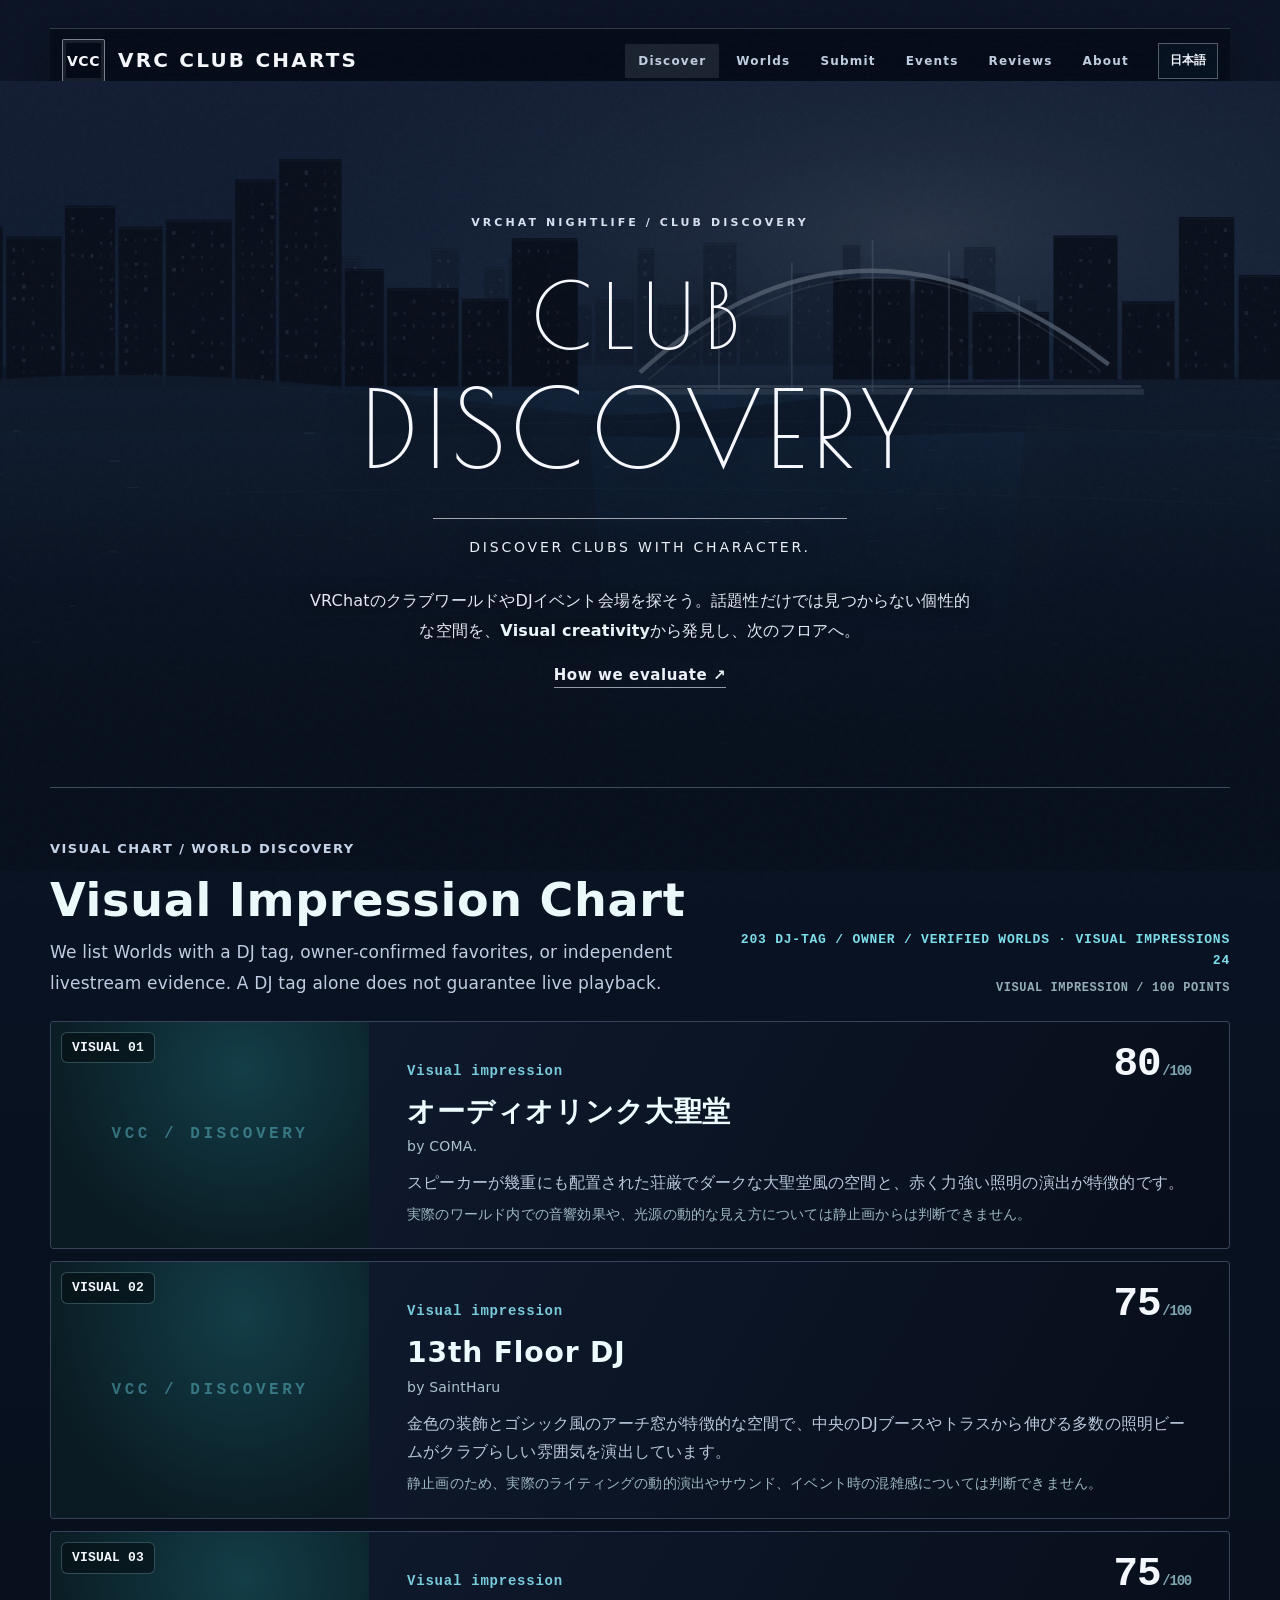
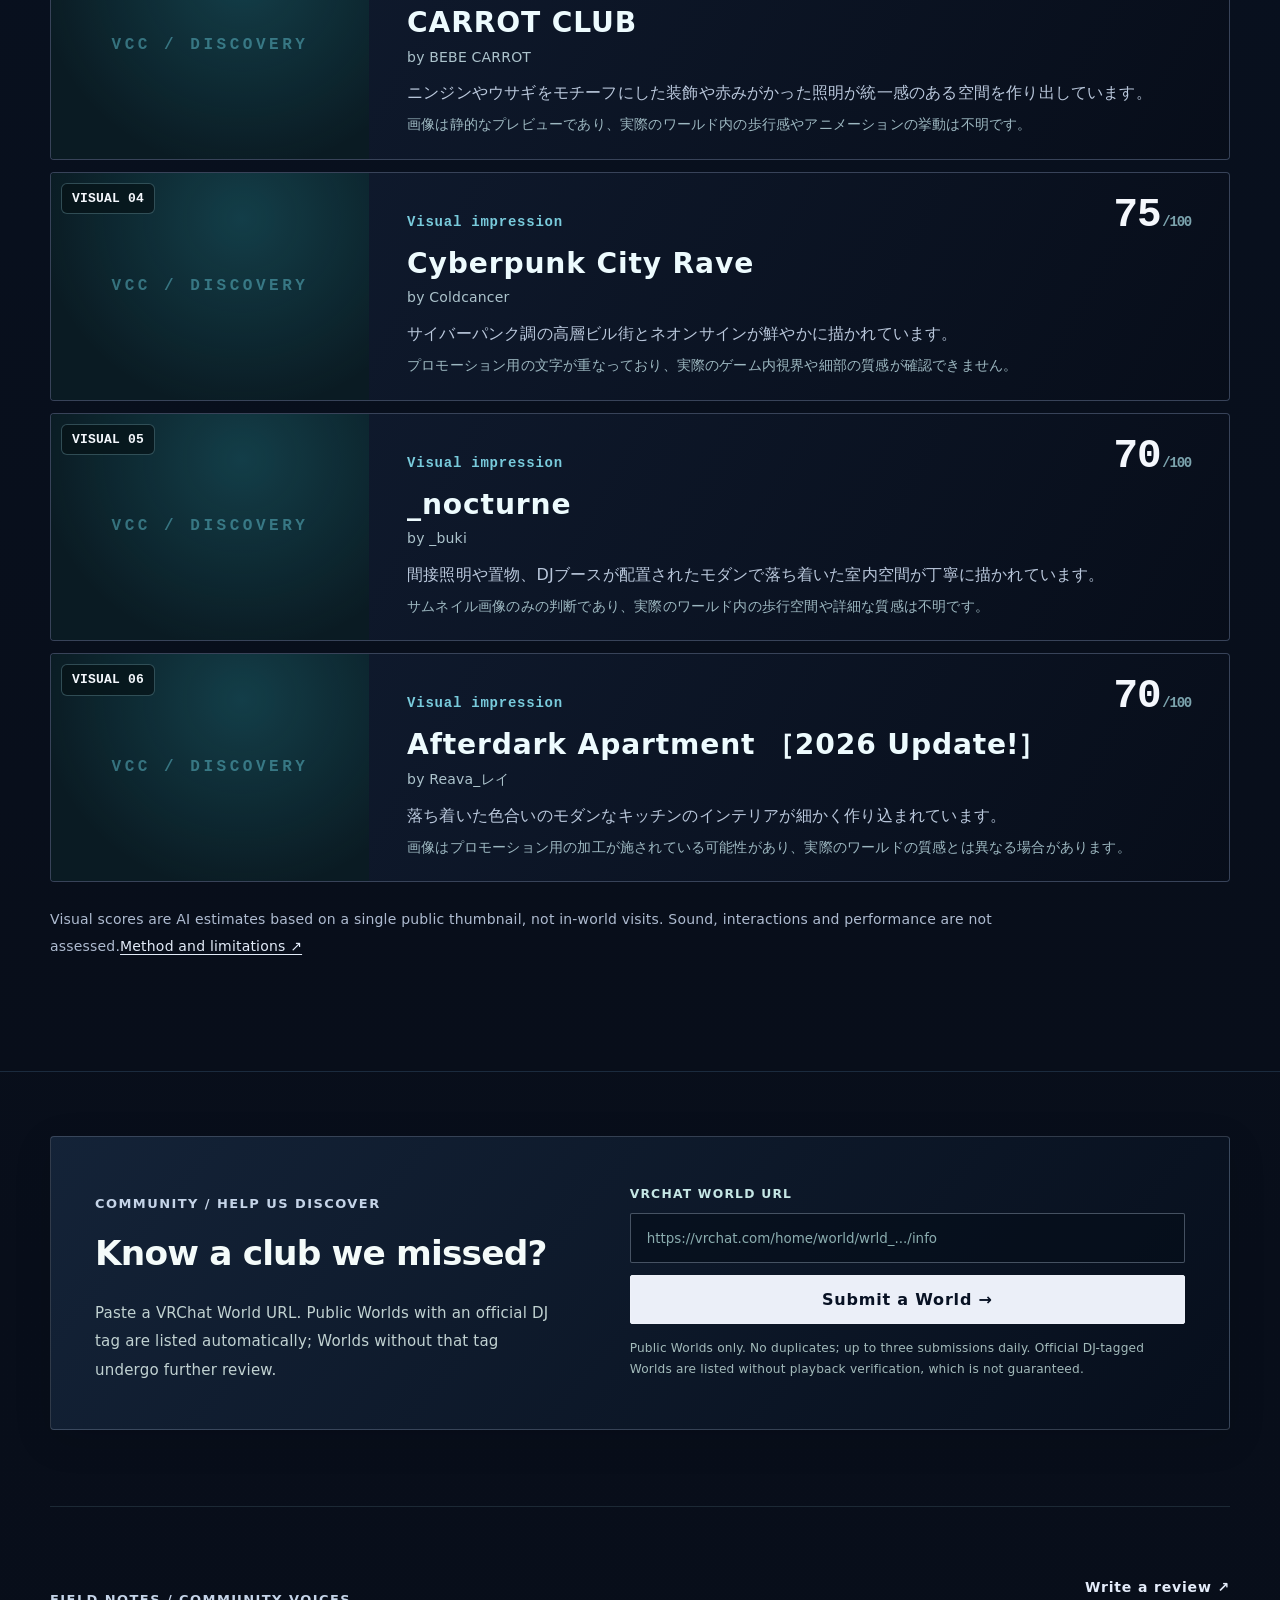
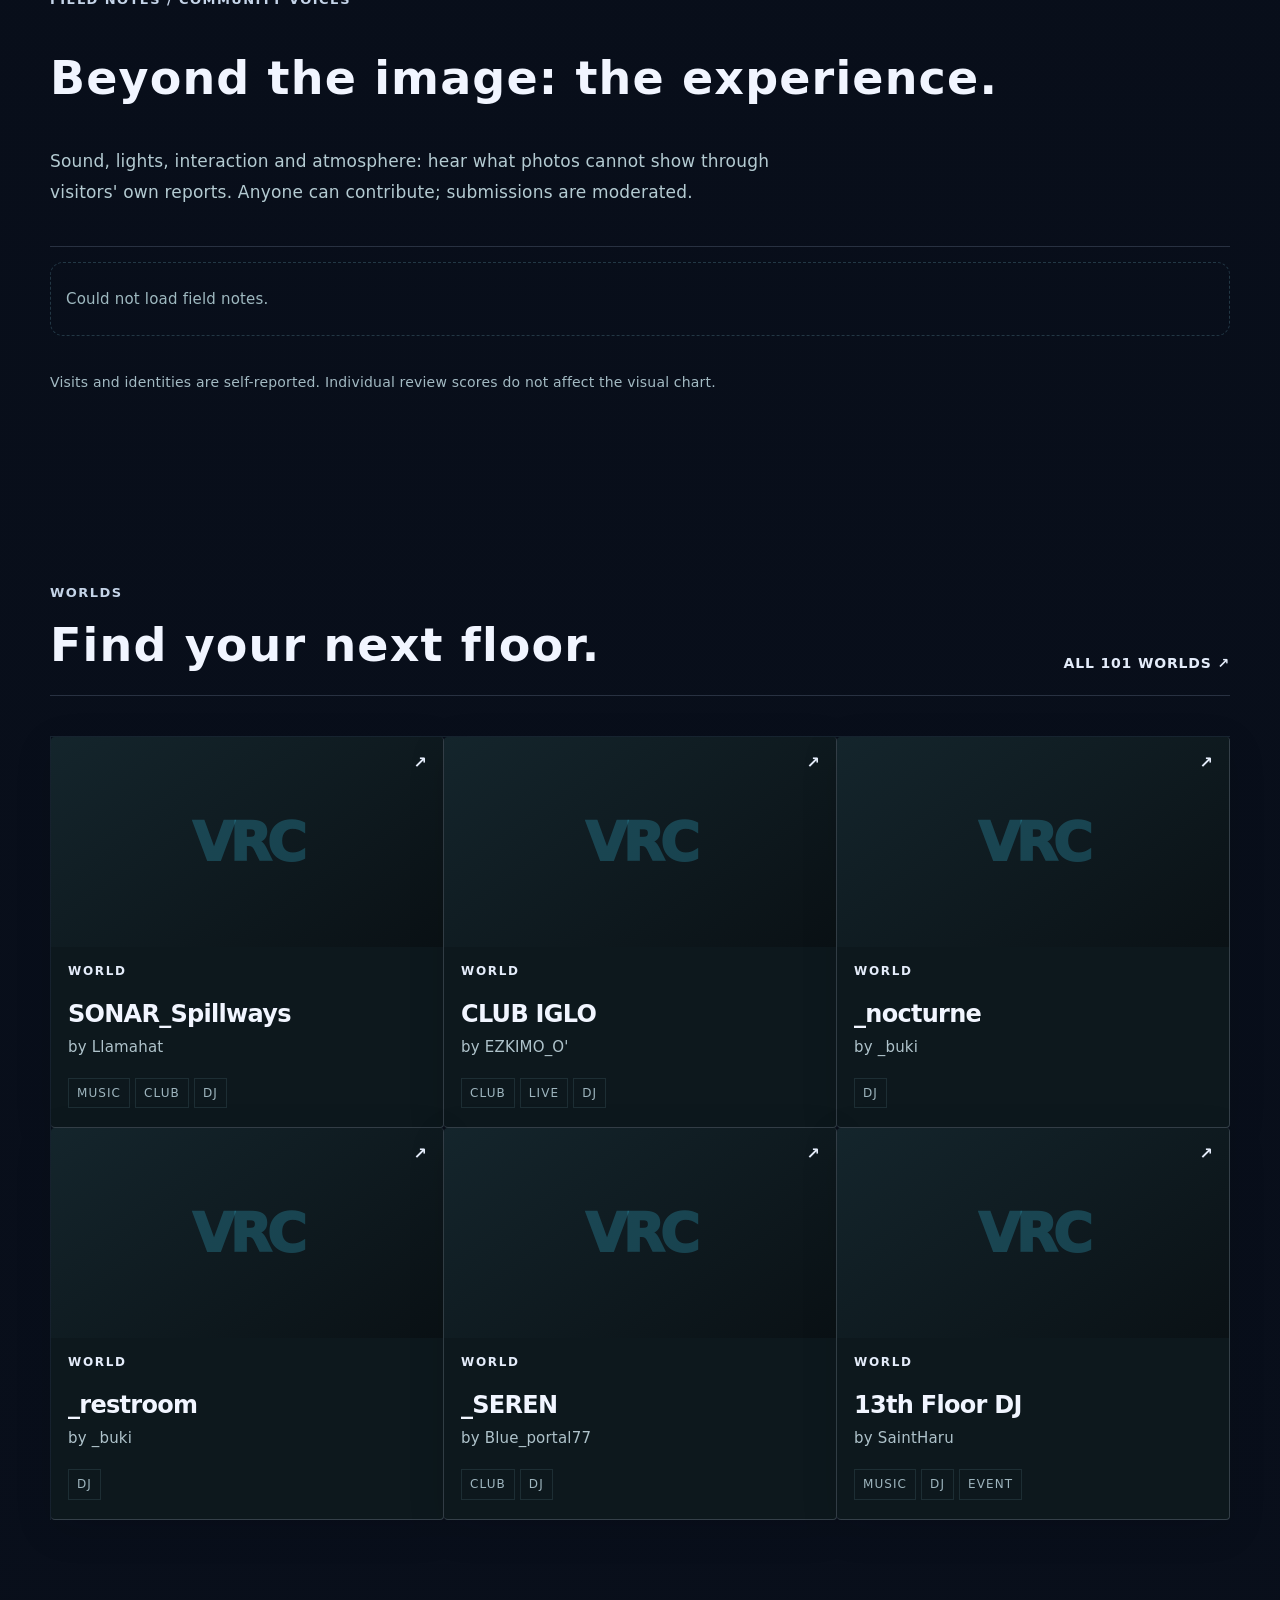
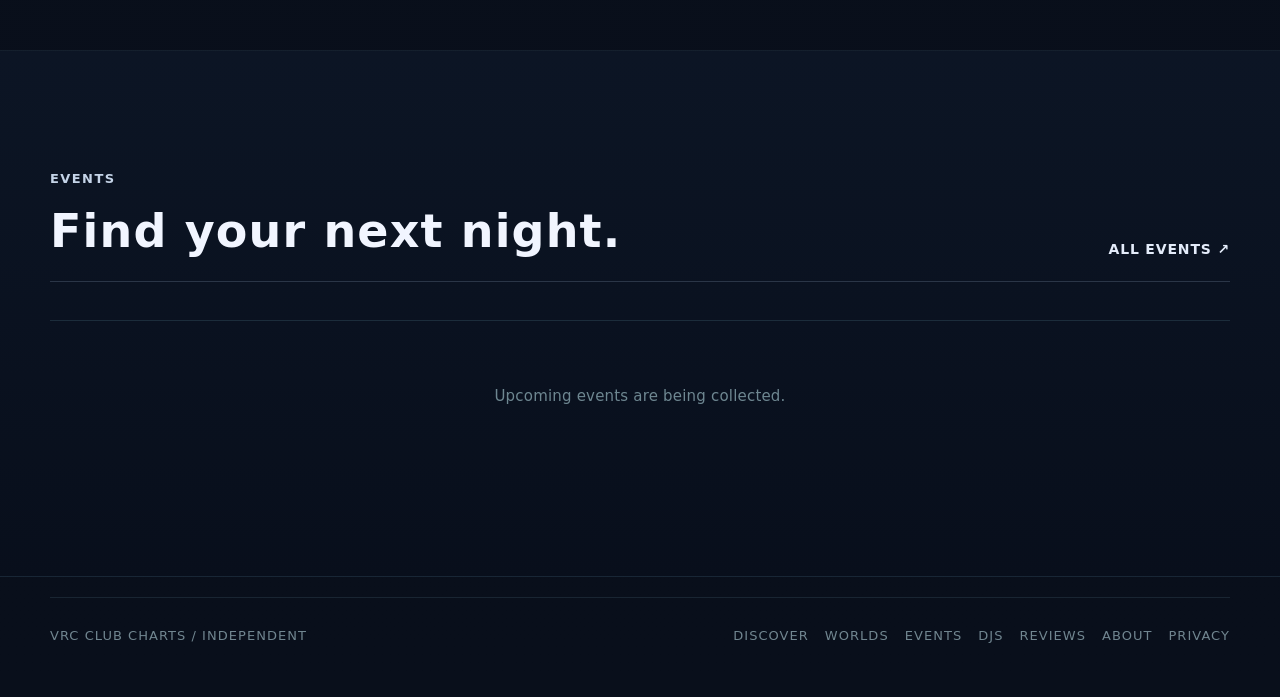
<file: index.html>
<!doctype html>
<html lang="ja">
<head>
  <meta charset="utf-8" />
  <meta name="viewport" content="width=device-width, initial-scale=1" />
  <title>VRChat クラブ・DJワールドを探す | ビジュアル評価ランキング - VRC Club Charts</title>
  <meta name="description" content="VRChatのクラブワールドやDJイベント会場を探せる紹介サイト。クラブのビジュアル評価ランキング、ワールド一覧、イベント情報、訪問者レビューを掲載。日本語・英語で楽しめます。" />
  <meta name="theme-color" content="#0d171c" />
  <meta name="robots" content="index,follow,max-image-preview:large" />
  <link rel="canonical" href="https://vrc-club-charts.vercel.app/" />
  <meta property="og:title" content="VRChatのクラブワールドを探す | VRC Club Charts" />
  <meta property="og:description" content="VRChatのクラブ・DJワールドを探そう。ビジュアル評価、イベント情報、訪問者レビューを掲載。" />
  <meta property="og:type" content="website" />
  <meta property="og:url" content="https://vrc-club-charts.vercel.app/" />
  <meta property="og:site_name" content="VRC Club Charts" />
  <meta property="og:image" content="https://vrc-club-charts.vercel.app/og-image.png" />
  <meta property="og:image:width" content="1200" />
  <meta property="og:image:height" content="630" />
  <meta name="twitter:card" content="summary_large_image" />
  <meta name="twitter:image" content="https://vrc-club-charts.vercel.app/og-image.png" />
  <link rel="icon" href="favicon.svg" type="image/svg+xml" />
  <link rel="manifest" href="site.webmanifest" />
  <link rel="stylesheet" href="styles.css?v=20261007-title-02" />
  <link rel="stylesheet" href="deco-theme.css?v=20261104-02" />
  <script src="analytics.js?v=20261006-03" defer></script>
  <script src="i18n.js?v=20261105-owner-favs-01" defer></script>
</head>
<body class="focus-home ranking-home">
  <div class="noise"></div>

  <header class="site-header focus-header calm-header">
    <a class="brand" href="#top" aria-label="VRC Club Charts home">
      <span class="brand-mark">VCC</span>
      <span>VRC CLUB CHARTS</span>
    </a>
    <nav class="nav focus-nav calm-nav">
      <a class="nav-link active" href="#aiScoutSection">Discover</a>
      <a class="nav-link" href="worlds/">Worlds</a>
      <a class="nav-link" href="#submit-world">Submit</a>
      <a class="nav-link" href="events.html">Events</a>
      <a class="nav-link" href="reviewer.html">Reviews</a>
      <a class="nav-link" href="about.html">About</a>
    </nav>
  </header>

  <main id="top">
    <section id="aiScoutSection" class="ranking-hero ai-scout-primary" aria-label="Club discovery and visual world assessments">
      <div class="ranking-scene" aria-hidden="true">
        <div class="scene-glow scene-glow-a"></div>
        <div class="scene-glow scene-glow-b"></div>
        <div class="scene-ring scene-ring-a"></div>
        <div class="scene-ring scene-ring-b"></div>
        <div class="scene-prism scene-prism-a"></div>
        <div class="scene-prism scene-prism-b"></div>
        <div class="scene-grid"></div>
        <div class="scene-beam scene-beam-a"></div>
        <div class="scene-beam scene-beam-b"></div>
      </div>
      <div class="shell ranking-hero-inner">
        <div class="ranking-hero-head">
          <div>
            <p class="focus-eyebrow"><span></span> VRCHAT NIGHTLIFE / CLUB DISCOVERY</p>
            <h1 class="dimensional-title">
              <span class="title-overline" data-text="CLUB">CLUB</span>
              <span class="title-main" data-text="DISCOVERY">DISCOVERY</span>
              <span class="title-jp">個性が光る、クラブを探す。</span>
            </h1>
            <div class="ranking-intro">
              <p>VRChatのクラブワールドやDJイベント会場を探そう。話題性だけでは見つからない個性的な空間を、<strong>ビジュアルの魅力</strong>から発見し、次のフロアへ。</p>
              <a class="text-link" href="about.html#evaluation-method">評価方法を見る ↗</a>
            </div>
          </div>
        </div>
        <div class="ai-scout-heading">
          <div>
            <p class="kicker">VISUAL CHART / WORLD DISCOVERY</p>
            <h2>ビジュアル評価ランキング</h2>
            <p>「DJ」タグ付きWorld、運営者が配信機能を確認したお気に入りWorld、または独立検証済みWorldを掲載します。DJタグだけでは配信機能の動作は保証されません。</p>
          </div>
          <div class="ai-scout-heading-info">
            <span id="aiScoutStatus">CLUB DISCOVERY / LOADING…</span>
            <small>VISUAL IMPRESSION / 100 POINTS</small>
          </div>
        </div>
        <div id="aiScoutGrid" class="ai-scout-grid">
          <div class="ai-scout-empty">DJタグ・運営者確認済み・配信実証済みWorldを読み込み中…</div>
        </div>
        <p class="ai-scout-disclaimer">※ビジュアル評価は公開サムネイル1枚をAIで分析した参考スコアです。実地調査ではなく、音響・ギミック・動作性能は含みません。<a href="about.html#evaluation-method">評価方法と限界 ↗</a></p>
      </div>
    </section>


    <section class="shell world-suggestion-block lower-section" id="submit-world">
      <div class="world-suggestion-intro">
        <p class="kicker">COMMUNITY / HELP US DISCOVER</p>
        <h2>掲載されていないクラブを、教えてください。</h2>
        <p>VRChatのWorld URLを貼るだけ。公開Worldの公式「DJ」タグが確認できれば自動掲載します。DJタグがないWorldは従来どおり追加審査の対象です。</p>
      </div>
      <form class="world-suggestion-form" id="worldSuggestionForm">
        <label for="worldSuggestionUrl">VRChat World URL</label>
        <div class="world-suggestion-controls">
          <input type="url" id="worldSuggestionUrl" name="world_url" required
            inputmode="url" autocomplete="url"
            placeholder="https://vrchat.com/home/world/wrld_.../info" maxlength="350" />
          <button type="submit" id="worldSuggestionButton">Worldを投稿する →</button>
        </div>
        <div class="world-suggestion-trap" aria-hidden="true">
          <label for="worldSuggestionWebsite">Website</label>
          <input id="worldSuggestionWebsite" name="website" type="text" tabindex="-1" autocomplete="off" />
        </div>
        <p id="worldSuggestionStatus" class="world-suggestion-status" role="status" aria-live="polite" hidden></p>
        <p class="world-suggestion-disclaimer">公開Worldのみ／同じWorldは重複登録しません。1日3件まで。公式DJタグがあれば配信設備の確認なしで掲載しますが、配信動作は保証しません。</p>
      </form>
    </section>

    <section id="editorPicksSection" class="shell editor-picks-block editor-picks-lower lower-section" hidden>
      <div class="editor-picks-head">
        <div><p class="kicker">EDITOR'S PICKS</p><h2>編集部が注目するクラブ。</h2></div>
        <p>運営者による独立した評価です。ビジュアル評価や訪問者レビューの点数とは合算しません。</p>
      </div>
      <div id="editorPicks" class="editor-picks-grid"></div>
    </section>

    <section id="craft-ranking" class="shell field-notes-section lower-section">
      <div class="calm-section-head">
        <div>
          <p class="kicker">FIELD NOTES / COMMUNITY VOICES</p>
          <h2>画像の先にある、体験。</h2>
          <p class="field-notes-intro">音・光・ギミック・居心地。写真には写らない魅力を、訪問者の感想から知る。誰でも投稿でき、掲載前に内容を確認します。</p>
        </div>
        <a class="section-link" href="reviewer.html#write-review">レビューを投稿 ↗</a>
      </div>
      <div id="communityReviewPreview" class="community-review-grid">
        <p class="community-review-empty">現地レポートを読み込み中…</p>
      </div>
      <p class="field-notes-disclaimer">訪問・本人情報は自己申告です。個人の評価点はビジュアル評価に加算しません。</p>
    </section>

    <section class="shell calm-section lower-section">
      <div class="calm-section-head">
        <div>
          <p class="kicker">WORLDS</p>
          <h2>まだ知らないフロアへ。</h2>
        </div>
        <a class="section-link" href="worlds/">ALL <span id="metricWorlds">0</span> WORLDS ↗</a>
      </div>
      <div id="focusWorldGrid" class="calm-world-grid">
        <div class="focus-loading">Loading worlds…</div>
      </div>
    </section>

    <section class="calm-events-section lower-section">
      <div class="shell">
        <div class="calm-section-head">
          <div>
            <p class="kicker">EVENTS</p>
            <h2>次の夜を、見つける。</h2>
          </div>
          <a class="section-link" href="events.html">ALL EVENTS ↗</a>
        </div>
        <div id="focusEvents" class="calm-events">
          <div class="focus-loading">Loading events…</div>
        </div>
      </div>
    </section>

  </main>

  <footer class="site-footer shell calm-footer">
    <span>VRC CLUB CHARTS / INDEPENDENT</span>
    <span class="footer-links">
      <a href="#aiScoutSection">Discover</a>
      <a href="worlds/">Worlds</a>
      <a href="events.html">Events</a>
      <a href="djs.html">DJs</a>
      <a href="reviewer.html">Reviews</a>
      <a href="about.html">About</a>
      <a href="privacy.html">Privacy</a>
    </span>
  </footer>

  <script src="app.js?v=20261105-dj-tag-02" defer></script>
  <script src="ai-scout.js?v=20261105-owner-favs-01" defer></script>
  <script src="community-reviews.js?v=20261105-dj-live-verified-01" defer></script>
  <script src="world-submission.js?v=20261006-01" defer></script>
</body>
</html>
</file>
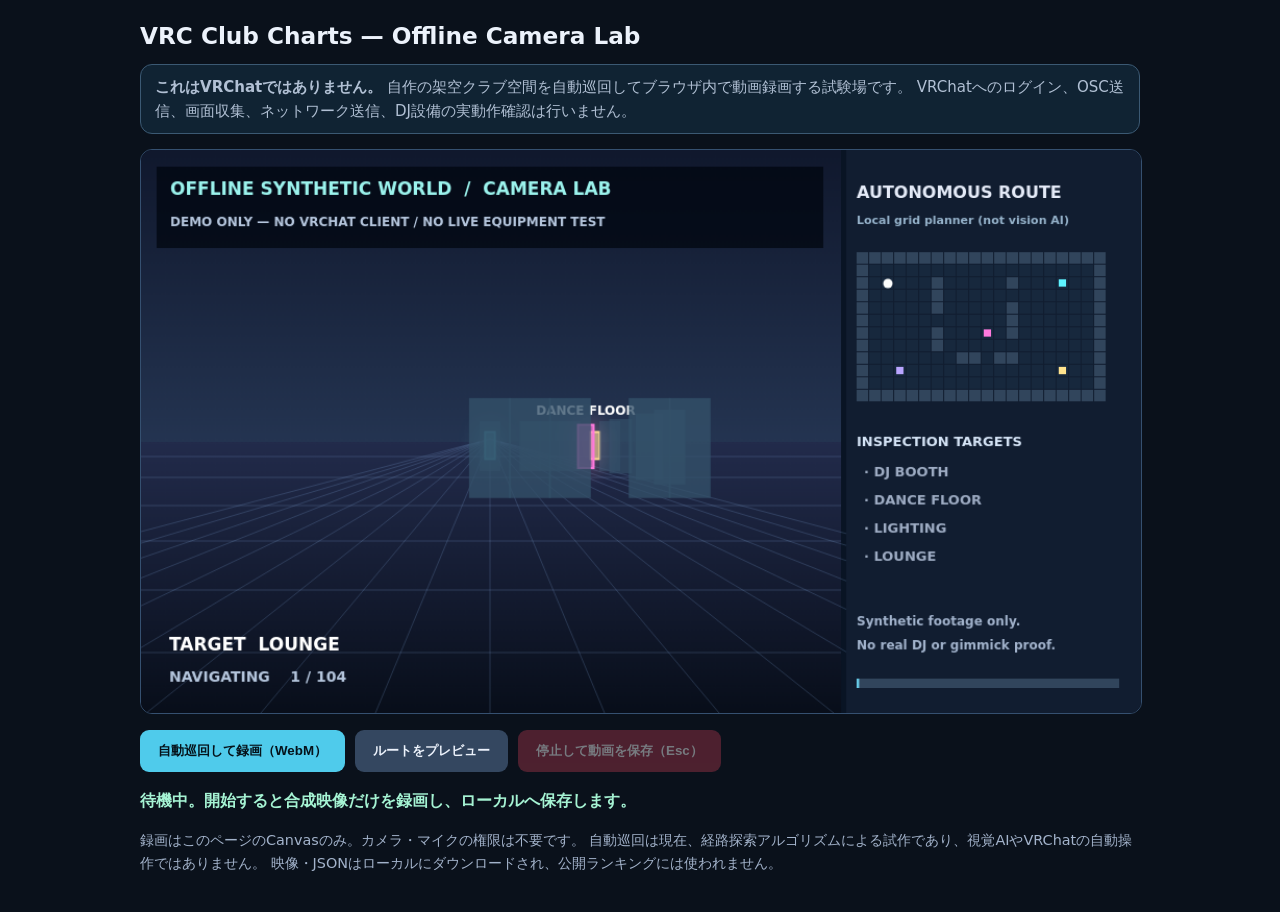
<file: experiments/offline-camera/index.html>
<!doctype html>
<html lang="ja">
<head>
<meta charset="utf-8">
<meta name="viewport" content="width=device-width, initial-scale=1">
<title>VCC Offline Camera Lab — 自動探索・録画テスト</title>
<style>
  :root { color-scheme: dark; font-family: system-ui, "Yu Gothic", sans-serif; }
  body { background:#0a111b; color:#ecf2fb; margin:0; padding:22px; }
  main { max-width:1000px; margin:auto; }
  h1 { font-size:1.45rem; margin:0 0 8px; }
  p { line-height:1.6; color:#b1c0d4; }
  .warning { border:1px solid #3b5973; background:#102333; border-radius:12px;
    padding:10px 14px; font-size:.94rem; }
  canvas { display:block; width:100%; height:auto; border:1px solid #355070;
    border-radius:12px; background:#0a0c17; }
  .controls { display:flex; gap:10px; flex-wrap:wrap; margin:16px 0; }
  button { background:#4fcbeb; color:#05121a; border:0; border-radius:9px;
    padding:12px 18px; font-weight:800; cursor:pointer; }
  button:disabled { opacity:.44; cursor:not-allowed; }
  button.secondary { color:#ecf2fb; background:#344760; }
  button.danger { color:#fff; background:#a3354a; }
  .meta { font-size:.9rem; color:#a3b3cb; }
  #status { font-weight:700; color:#a5f3d3; }
  code { color:#b5e4ff; }
</style>
</head>
<body>
<main>
<h1>VRC Club Charts — Offline Camera Lab</h1>
<p class="warning"><strong>これはVRChatではありません。</strong>
自作の架空クラブ空間を自動巡回してブラウザ内で動画録画する試験場です。
VRChatへのログイン、OSC送信、画面収集、ネットワーク送信、DJ設備の実動作確認は行いません。</p>
<canvas id="scene" width="960" height="540" aria-label="架空のクラブを巡回するカメラ映像"></canvas>
<div class="controls">
  <button id="start">自動巡回して録画（WebM）</button>
  <button id="preview" class="secondary">ルートをプレビュー</button>
  <button id="stop" class="danger" disabled>停止して動画を保存（Esc）</button>
</div>
<p id="status" role="status" aria-live="polite">待機中。開始すると合成映像だけを録画し、ローカルへ保存します。</p>
<p class="meta">録画はこのページのCanvasのみ。カメラ・マイクの権限は不要です。
自動巡回は現在、経路探索アルゴリズムによる試作であり、視覚AIやVRChatの自動操作ではありません。
映像・JSONはローカルにダウンロードされ、公開ランキングには使われません。</p>
</main>
<script src="navigation.js"></script>
<script src="camera.js"></script>
</body>
</html>
</file>
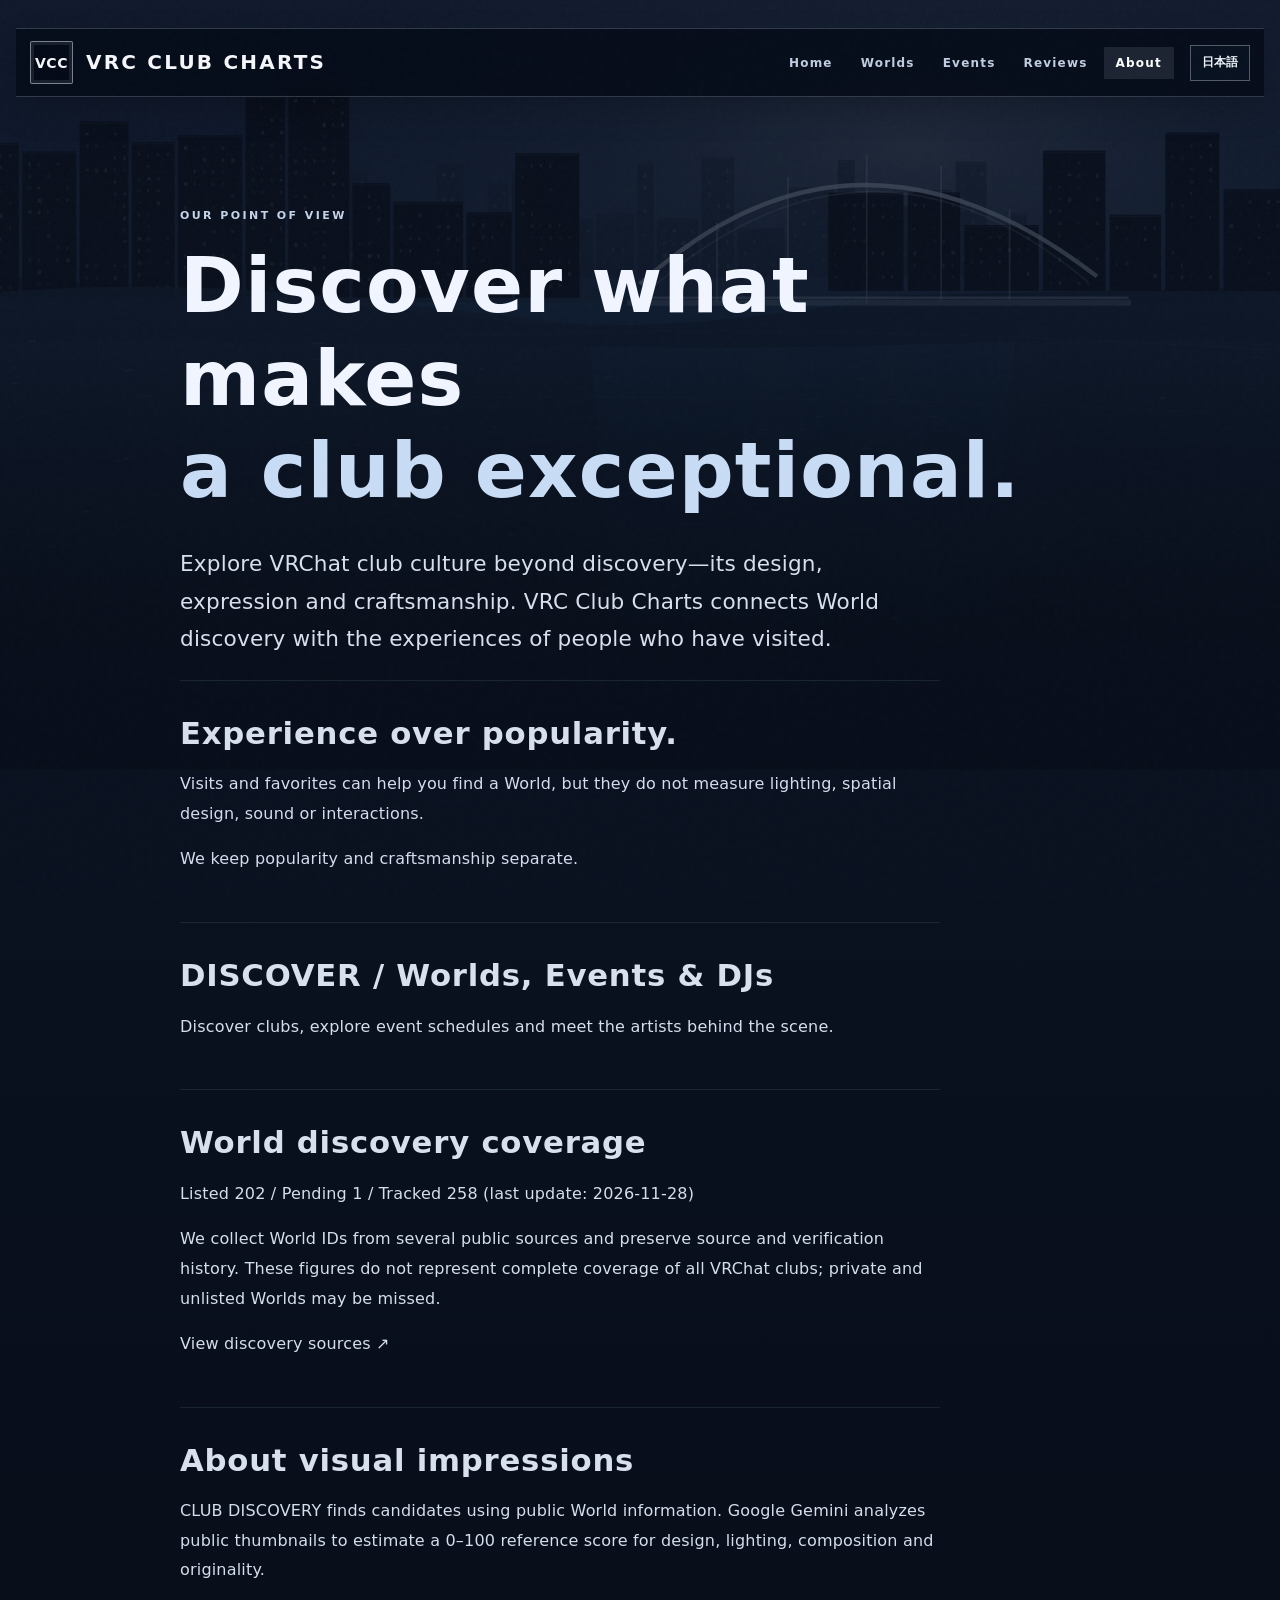
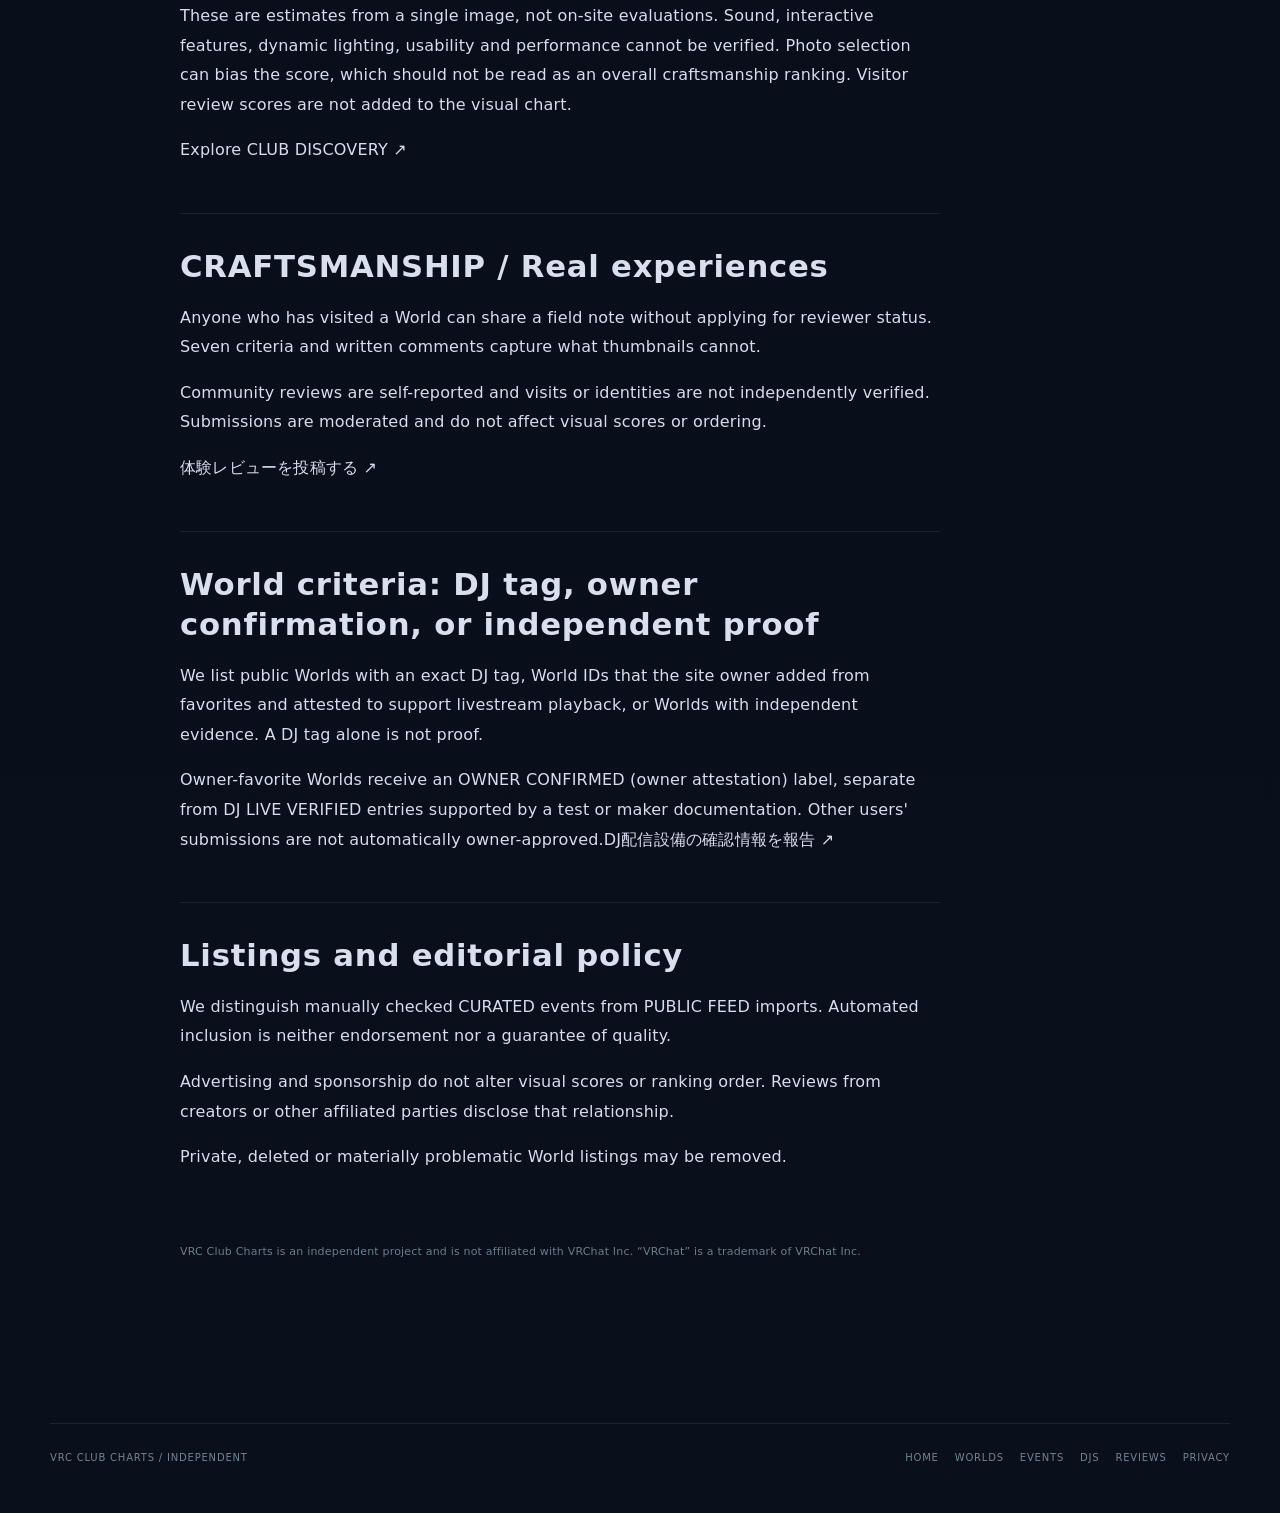
<file: about.html>
<!doctype html>
<html lang="ja">
<head>
  <meta charset="utf-8" />
  <meta name="viewport" content="width=device-width, initial-scale=1" />
  <title>About — VRC Club Charts</title>
  <meta name="description" content="VRChatのクラブを探し、その魅力を深く知る。VRC Club Chartsのコンセプト、ビジュアル評価の方法、訪問者レビューの掲載方針。" />
  <meta name="theme-color" content="#0d171c" />
  <meta name="robots" content="index,follow,max-image-preview:large" />
  <link rel="canonical" href="https://vrc-club-charts.vercel.app/about.html" />
  <meta property="og:title" content="About — VRC Club Charts" />
  <meta property="og:description" content="Explore VRChat club worlds, visual ratings, and community field notes." />
  <meta property="og:type" content="website" />
  <meta property="og:image" content="https://vrc-club-charts.vercel.app/og-image.png" />
  <meta name="twitter:card" content="summary_large_image" />
  <link rel="icon" href="favicon.svg" type="image/svg+xml" />
  <link rel="stylesheet" href="styles.css?v=20261005-30" />
  <link rel="stylesheet" href="deco-theme.css?v=20261104-02" />
  <script src="analytics.js?v=20261006-03" defer></script>
  <script src="i18n.js?v=20261105-owner-favs-01" defer></script>
</head>
<body>
  <div class="noise"></div>
  <header class="site-header focus-header">
    <a class="brand" href="index.html"><span class="brand-mark">VCC</span><span>VRC CLUB CHARTS</span></a>
    <nav class="nav focus-nav">
      <a class="nav-link" href="index.html">Home</a>
      <a class="nav-link" href="worlds/">Worlds</a>
      <a class="nav-link" href="events.html">Events</a>
      <a class="nav-link" href="reviewer.html">Reviews</a>
      <a class="nav-link active" href="about.html">About</a>
    </nav>
  </header>

  <main class="shell prose-page">
    <p class="kicker">OUR POINT OF VIEW</p>
    <h1>クラブの魅力を、<br><em>もっと深く知る。</em></h1>
    <p class="lead">VRChatのクラブカルチャーを、見つけるだけでなく、その表現と完成度まで伝える。VRC Club Chartsは、クラブWorldの探索と、訪れた人の体験をつなぐ独立したガイドです。</p>

    <section class="prose-section">
      <h2>人気より、体験。</h2>
      <p>訪問数やお気に入り数は、Worldを知るきっかけにはなります。しかし、照明の演出、空間の設計、音響、ギミックの完成度までは測れません。</p>
      <p>VRC Club Chartsは、話題性と作り込みを分けて紹介します。</p>
    </section>

    <section class="prose-section">
      <h2>DISCOVER / Worlds・Events・DJs</h2>
      <p>気になるクラブを探し、イベントの予定をチェックし、出演するアーティストに出会う。シーンを横断して楽しめるよう、情報を整理しています。</p>
    </section>

    <section class="prose-section" id="discovery-coverage">
      <h2>クラブ収集の進捗</h2>
      <p id="discovery-coverage-summary" aria-live="polite">直近の収集結果を確認中…</p>
      <p>複数の公開情報源からWorld IDを収集し、発見元と確認履歴を保存しています。この数字はVRChat全クラブに対する網羅率ではありません。非公開Worldや外部サイトに掲載されないクラブは発見できない場合があります。</p>
      <p><a href="data/discovery-report.json">情報源別の収集状況を見る ↗</a></p>
    </section>

    <section class="prose-section">
      <h2 id="evaluation-method">ビジュアル評価について</h2>
      <p>CLUB DISCOVERYは公開されているクラブWorld情報をもとに候補を発見します。ビジュアル評価にはGoogle Geminiの画像解析AIを使用し、公開サムネイルのデザイン・照明の見え方・構図・独創性から0〜100点の参考スコアを推定しています。</p>
      <p>この数値は静止画1枚をもとにした推定で、ワールド内の実地評価ではありません。音響・ギミック・実際の照明演出・操作性・動作性能は確認できません。画像や撮影方法による偏りもあるため、点数を作り込み全体の優劣と解釈しないでください。訪問者レビューの点数はビジュアル評価に加算しません。</p>
      <p><a href="index.html#aiScoutSection">CLUB DISCOVERYを見る ↗</a></p>
    </section>

    <section class="prose-section">
      <h2>CRAFTSMANSHIP / 体験から評価する</h2>
      <p>実際にWorldを訪れた人なら、審査や専用コードなしで体験レビューを投稿できます。Visual・Lighting &amp; VJ・Sound・Spatial・Interaction・VR Originality・Optimizationの7基準とコメントで、画像からは分からない魅力を伝えます。</p>
      <p>一般レビューは本人確認や訪問確認を行わない自己申告の感想です。内容を確認して掲載しますが、ビジュアル評価の点数や並び順には加算しません。</p>
      <p><a href="reviewer.html#write-review">体験レビューを投稿する ↗</a></p>
    </section>

    <section class="prose-section">
      <h2>World掲載条件：DJタグ・運営者確認・配信検証</h2>
      <p>VRC Club Chartsでは、①公開Worldに「DJ」タグがある、②運営者がお気に入りから登録して配信機能を確認したと申告している、③配信機能の独立した根拠が確認できた、のいずれかを満たすWorldを掲載します。DJタグだけでは配信ができることを保証しません。</p>
      <p>運営者のお気に入り由来のWorldは「OWNER CONFIRMED（運営者申告）」とし、ライブ再生テストや制作者の具体的な説明で検証した「DJ LIVE VERIFIED」と明確に区別します。既存の投稿や一般利用者のお気に入りは、運営者確認として自動承認しません。<a href="https://github.com/showchoo/vrc-club-charts/issues/new?template=dj_stream_verification.yml" target="_blank" rel="noreferrer">DJ配信設備の確認情報を報告 ↗</a></p>
    </section>

    <section class="prose-section">
      <h2>掲載情報と編集方針</h2>
      <p>イベント情報は手動確認した「CURATED」と、公開フィードから条件に沿って抽出した「PUBLIC FEED」を区別します。自動掲載は推薦や品質保証を意味しません。</p>
      <p>広告費やスポンサー契約によってビジュアル評価の点数・並び順を変更することはありません。制作者など関係者による体験レビューは、その関係を明示し、個人の参考評価として掲載します。</p>
      <p>非公開化・削除されたWorldや、掲載情報に重大な問題がある項目は、必要に応じて公開対象から外します。</p>
    </section>

    <p class="disclaimer">VRC Club Charts is an independent project and is not affiliated with VRChat Inc. “VRChat” is a trademark of VRChat Inc.</p>
  </main>

  <footer class="site-footer shell">
    <span>VRC CLUB CHARTS / INDEPENDENT</span>
    <span class="footer-links"><a href="index.html">Home</a><a href="worlds/">Worlds</a><a href="events.html">Events</a><a href="djs.html">DJs</a><a href="reviewer.html">Reviews</a><a href="privacy.html">Privacy</a></span>
  </footer>
  <script>
    fetch('data/discovery-report.json', { cache: 'no-store' })
      .then(response => { if (!response.ok) throw new Error('coverage unavailable'); return response.json(); })
      .then(data => {
        const integer = value => Number.isSafeInteger(value) && value >= 0 ? value.toLocaleString('ja-JP') : '—';
        const node = document.getElementById('discovery-coverage-summary');
        if (node) node.textContent =
          '掲載 ' + integer(data.registeredWorlds) + '件 / 確認待ち ' +
          integer(data.pendingCandidates) + '件 / 履歴保存 ' +
          integer(data.totalTrackedWorlds) + '件（最終集計 ' +
          String(data.updatedAt || '未確認') + '）';
      })
      .catch(() => {
        const node = document.getElementById('discovery-coverage-summary');
        if (node) node.textContent = '集計データを現在取得できません。';
      });
  </script>
</body>
</html>
</file>
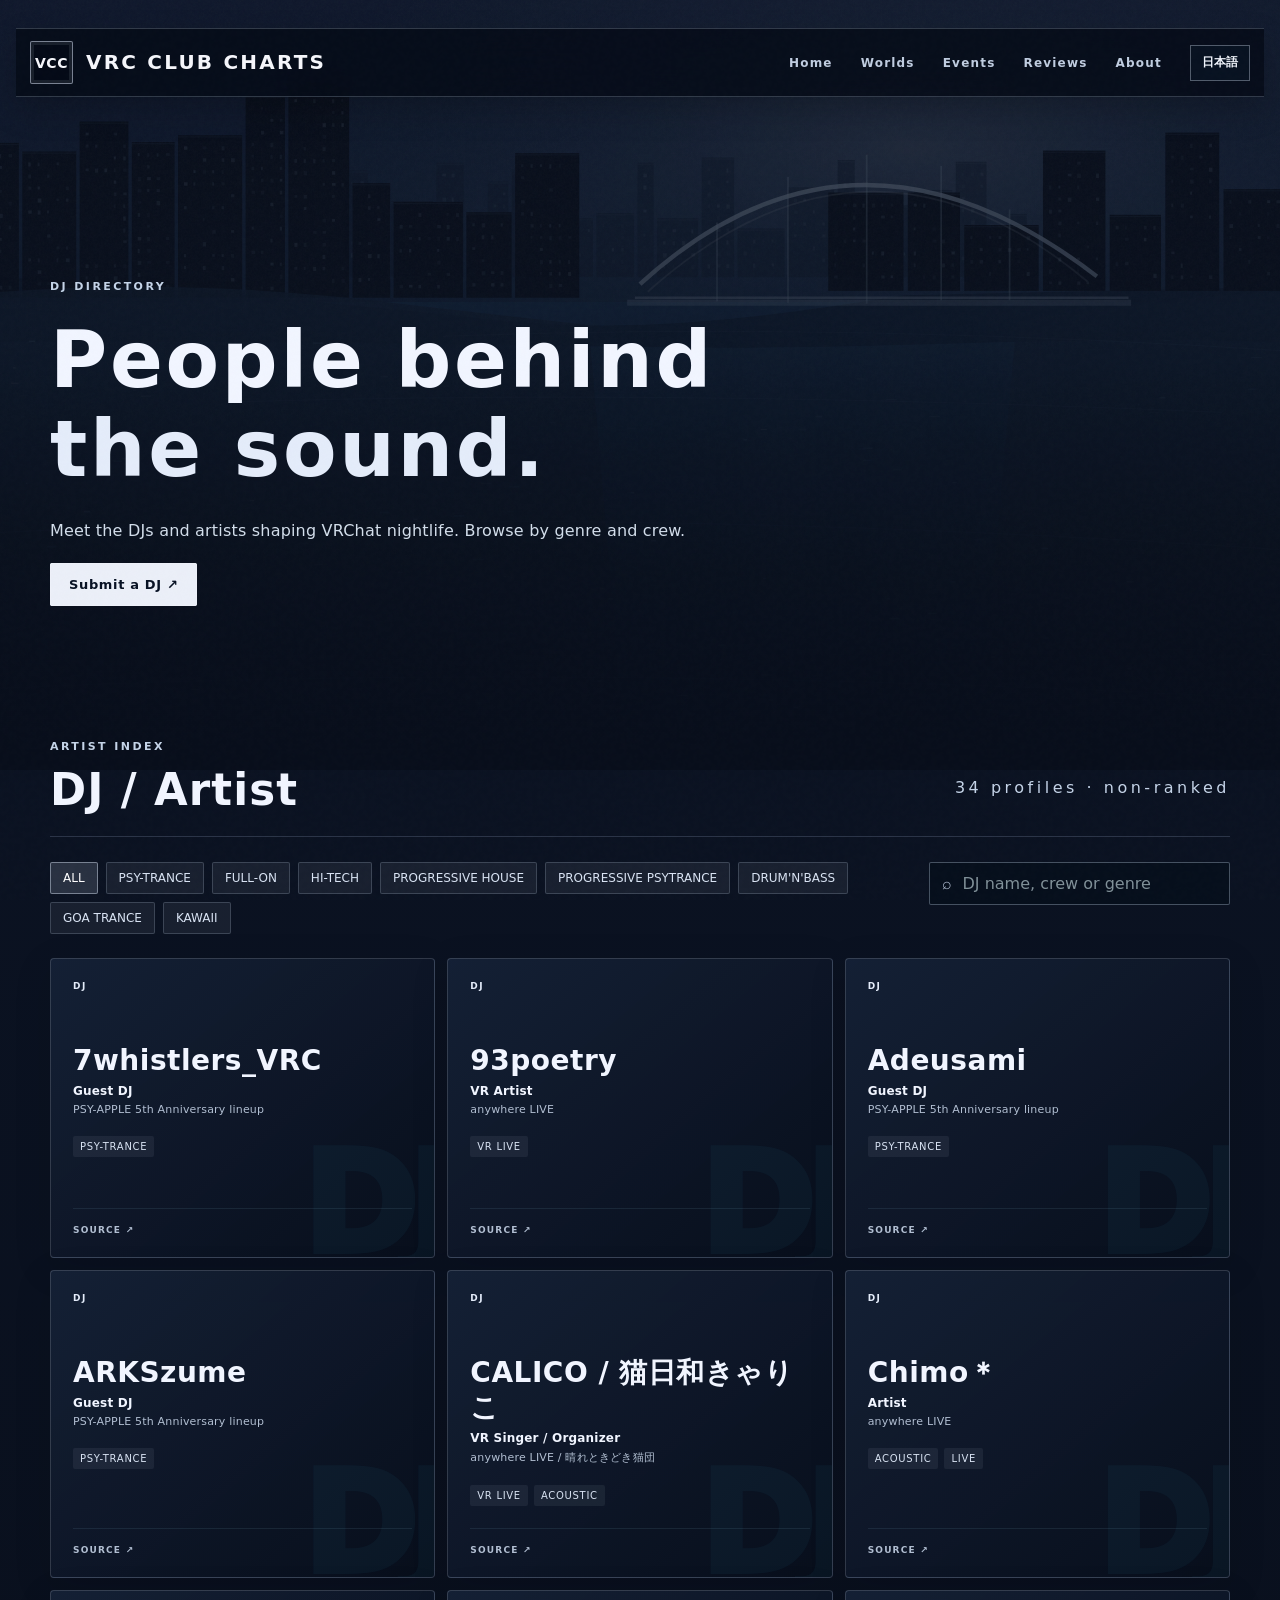
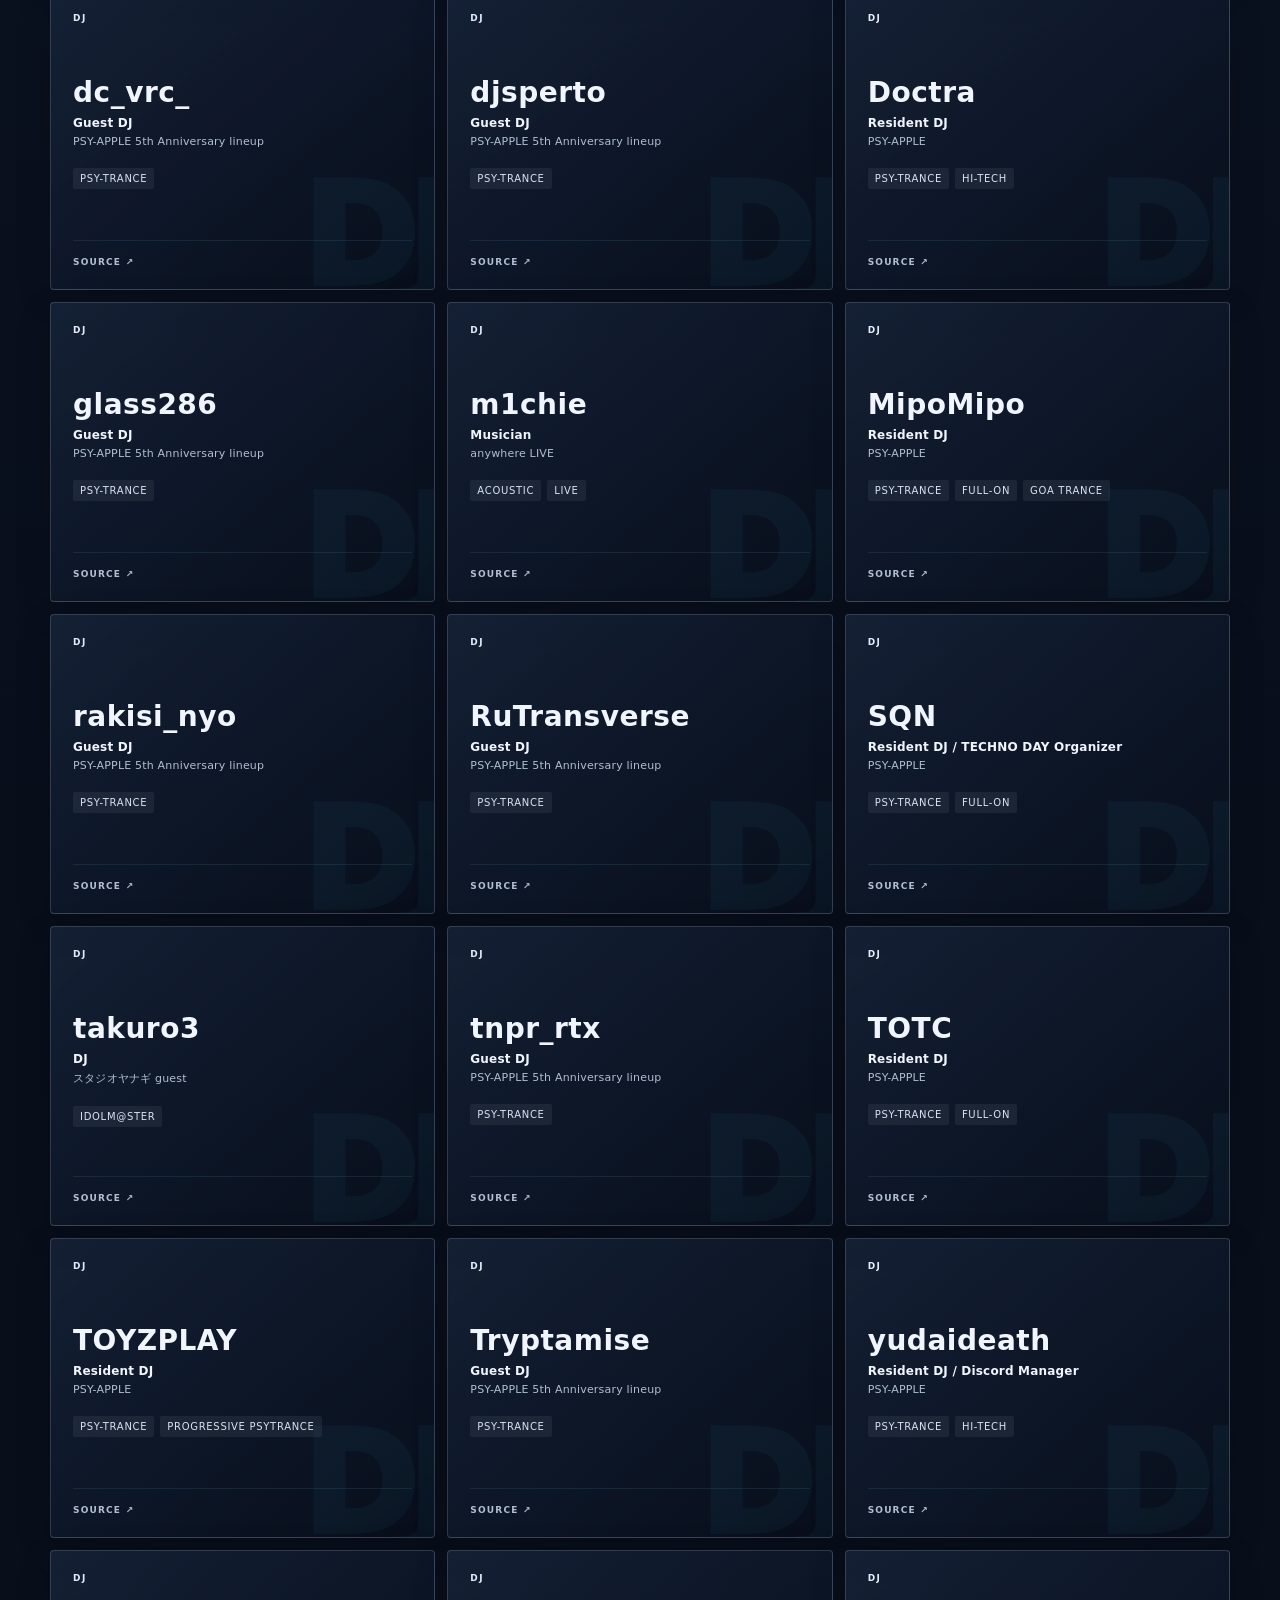
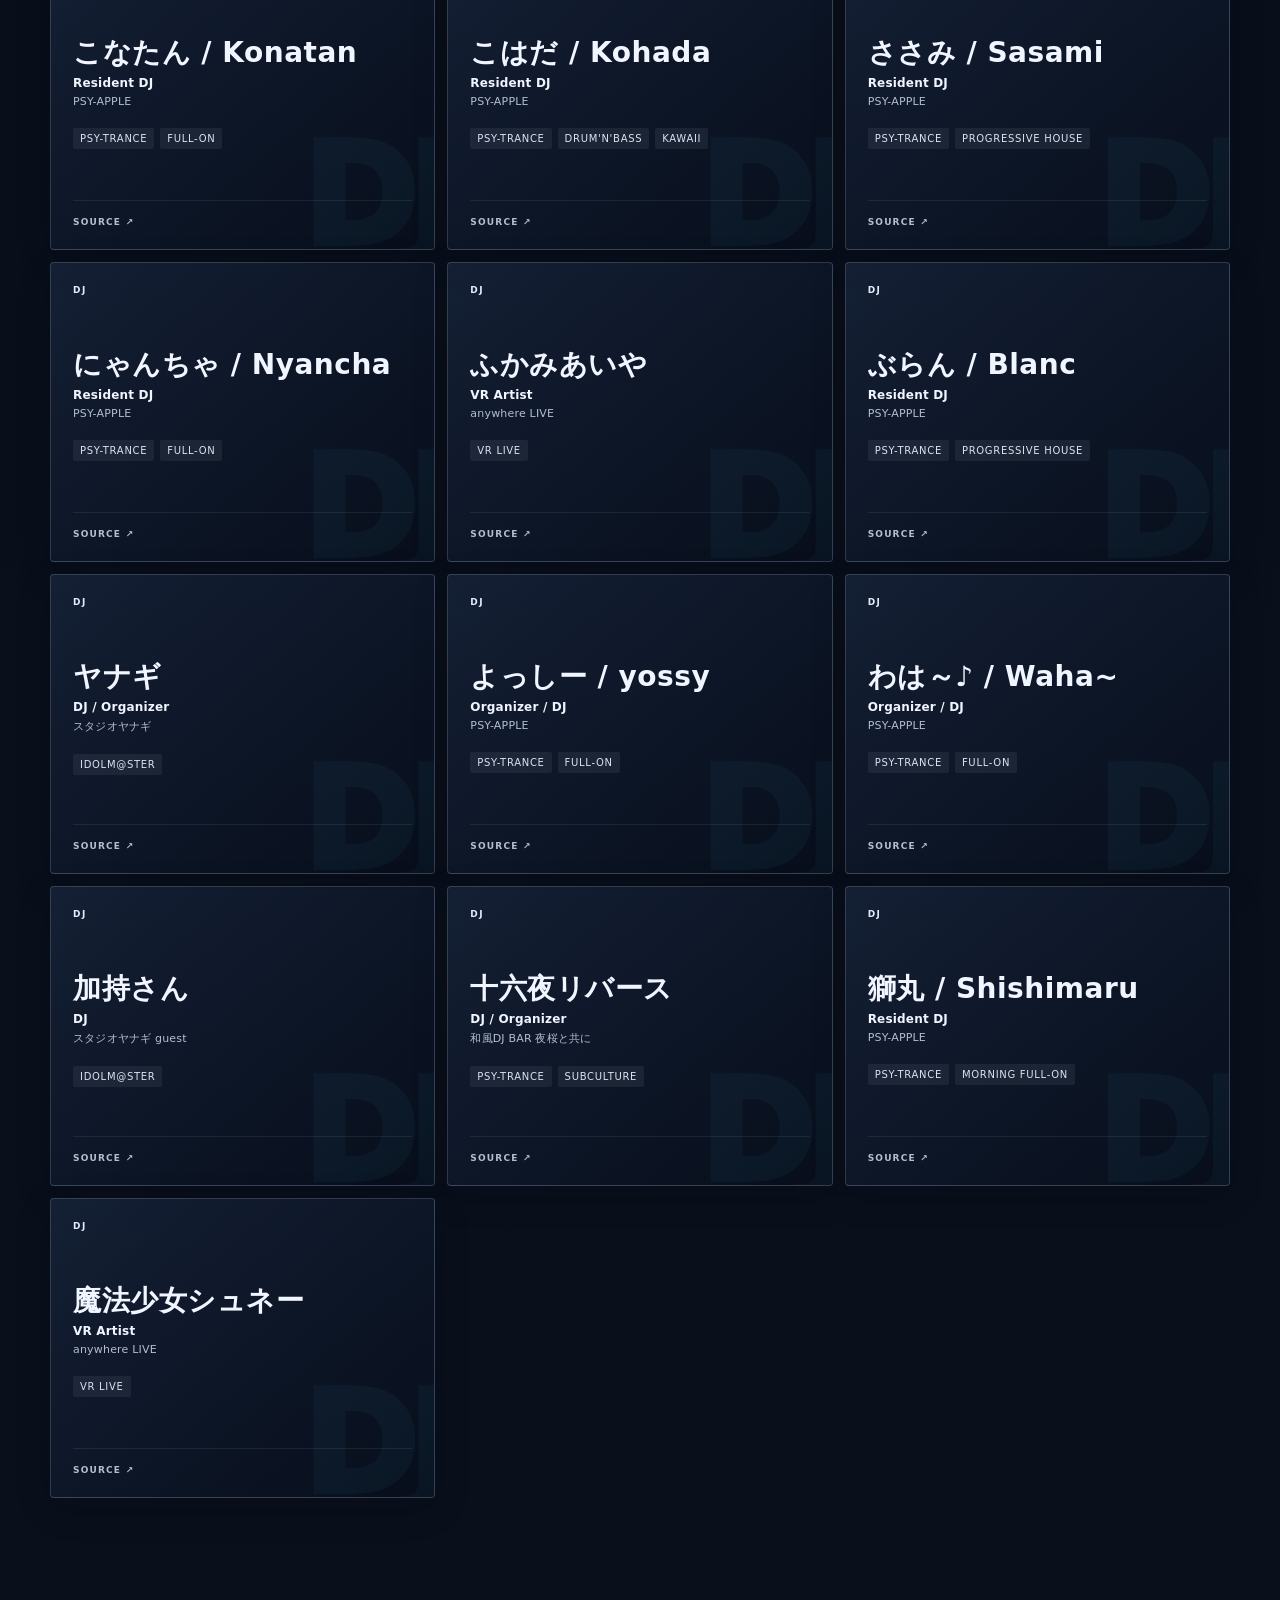
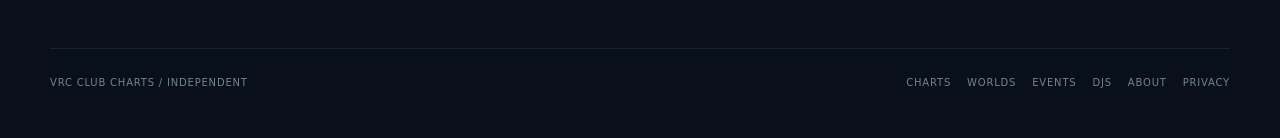
<file: djs.html>
<!doctype html>
<html lang="ja">
<head>
  <meta charset="utf-8" />
  <meta name="viewport" content="width=device-width, initial-scale=1" />
  <title>DJs — VRC Club Charts</title>
  <meta name="description" content="VRChatクラブ／音楽コミュニティで活動するDJのディレクトリ。ランキングではなく、ジャンルと所属から探せます。" />
  <meta name="theme-color" content="#0d171c" />
  <meta name="robots" content="index,follow,max-image-preview:large" />
  <link rel="canonical" href="https://vrc-club-charts.vercel.app/djs.html" />
  <meta property="og:title" content="VRChat DJs — VRC Club Charts" />
  <meta property="og:description" content="A non-ranked directory of VRChat DJs, genres and crews." />
  <meta property="og:type" content="website" />
  <meta property="og:image" content="https://vrc-club-charts.vercel.app/og-image.png" />
  <meta property="og:image:width" content="1200" />
  <meta property="og:image:height" content="630" />
  <meta name="twitter:card" content="summary_large_image" />
  <meta name="twitter:image" content="https://vrc-club-charts.vercel.app/og-image.png" />
  <link rel="icon" href="favicon.svg" type="image/svg+xml" />
  <link rel="stylesheet" href="styles.css?v=20261005-30" />
  <link rel="stylesheet" href="deco-theme.css?v=20261104-02" />
  <script src="analytics.js?v=20261006-03" defer></script>
  <script src="i18n.js?v=20261007-bilingual-01" defer></script>
</head>
<body>
  <div class="noise"></div>
  <header class="site-header focus-header">
    <a class="brand" href="index.html"><span class="brand-mark">VCC</span><span>VRC CLUB CHARTS</span></a>
    <nav class="nav focus-nav">
      <a class="nav-link" href="index.html">Home</a>
      <a class="nav-link" href="worlds/">Worlds</a>
      <a class="nav-link" href="events.html">Events</a>
      <a class="nav-link" href="reviewer.html">Reviews</a>
      <a class="nav-link" href="about.html">About</a>
    </nav>
  </header>
  <main class="shell djs-page">
    <section class="djs-hero">
      <p class="kicker">DJ DIRECTORY</p>
      <h1>People behind<br><em>the sound.</em></h1>
      <p class="lead">音をつくる人、夜をつなぐ人。VRChatで活動するDJやアーティストを、ジャンルと所属から探せます。</p>
      <div class="djs-actions">
        <a class="primary-button" href="https://github.com/showchoo/vrc-club-charts/issues/new?template=dj_submission.yml" target="_blank" rel="noreferrer">DJを登録 ↗</a>
      </div>
    </section>
    <section>
      <div class="section-heading">
        <div><p class="kicker">ARTIST INDEX</p><h2>DJ / Artist</h2></div>
        <p id="djCount" class="section-note">Loading…</p>
      </div>
      <div class="dj-controls">
        <div id="djFilters" class="chip-row dj-filters"></div>
        <label class="search-wrap"><span>⌕</span><input id="djSearch" type="search" placeholder="DJ名・所属・ジャンル" aria-label="Search DJs" /></label>
      </div>
      <div id="djGrid" class="dj-grid"></div>
    </section>
  </main>
  <footer class="site-footer shell">
    <span>VRC CLUB CHARTS / INDEPENDENT</span>
    <span class="footer-links"><a href="index.html">Charts</a><a href="worlds/">Worlds</a><a href="events.html">Events</a><a href="djs.html">DJs</a><a href="about.html">About</a><a href="privacy.html">Privacy</a></span>
  </footer>
  <script src="djs.js?v=20261005-19" defer></script>
</body>
</html>
</file>
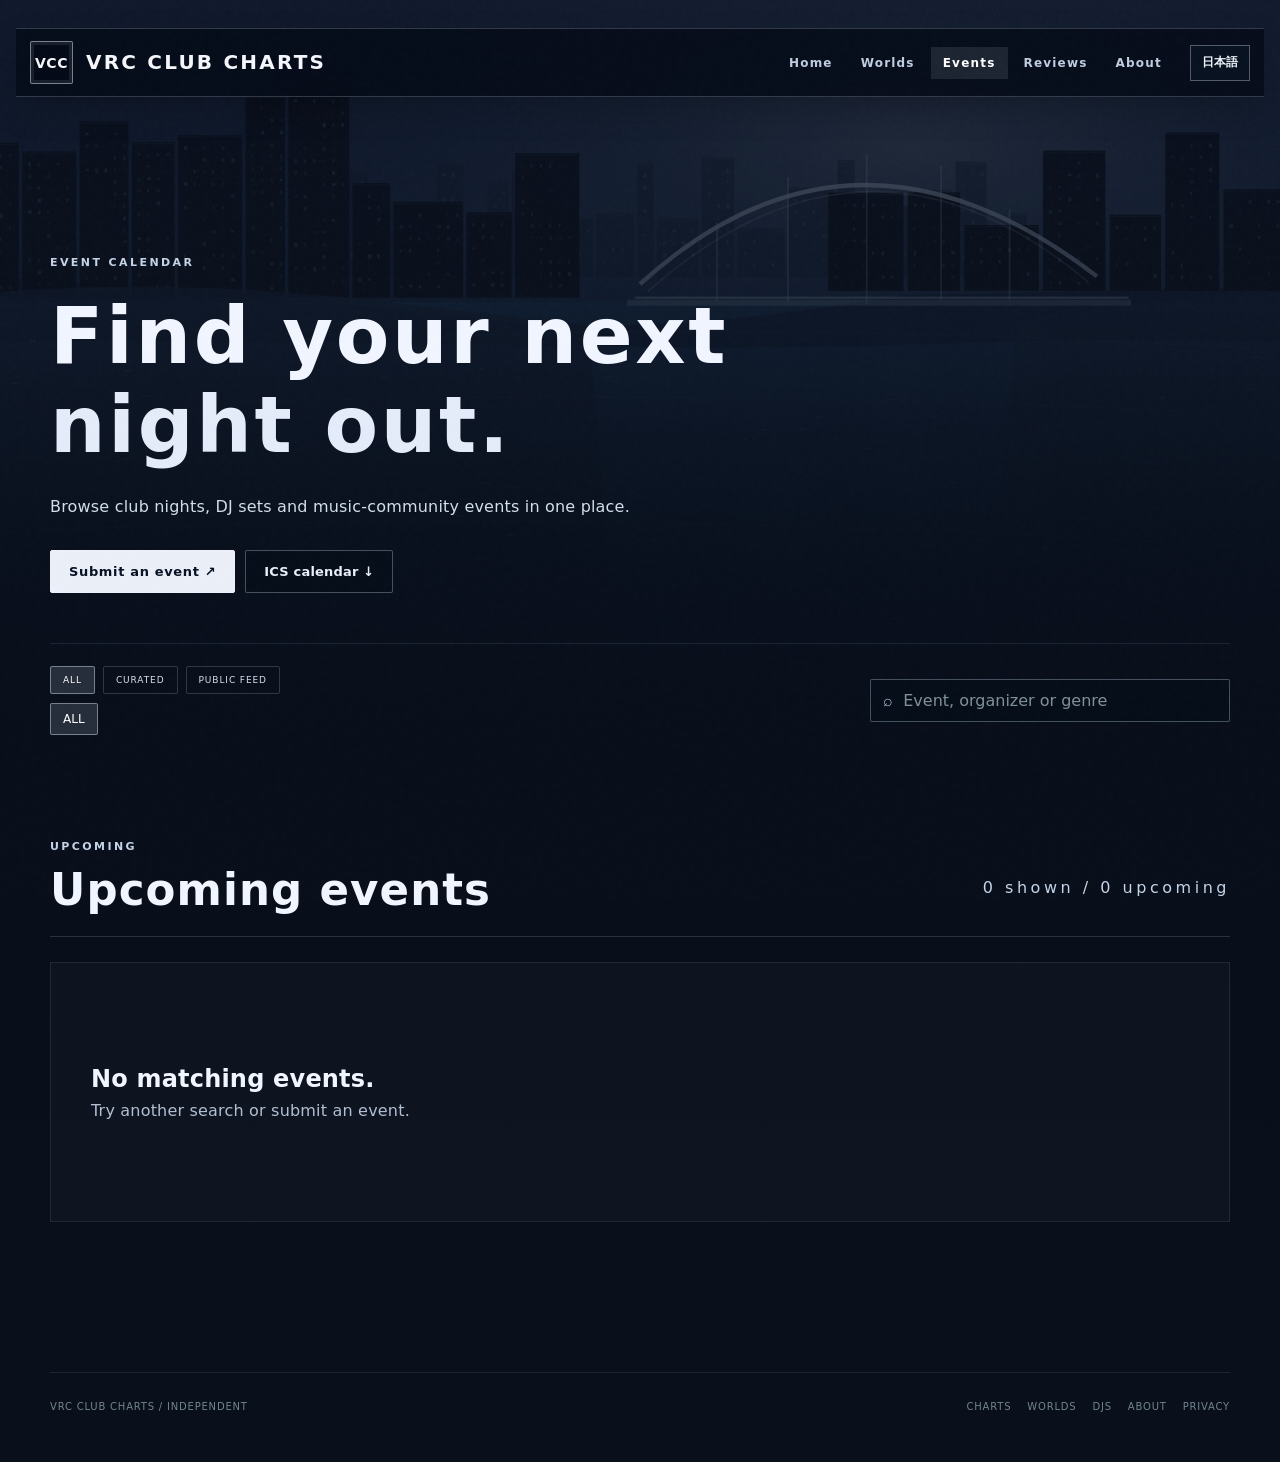
<file: events.html>
<!doctype html>
<html lang="ja">
<head>
  <meta charset="utf-8" />
  <meta name="viewport" content="width=device-width, initial-scale=1" />
  <title>Events — VRC Club Charts</title>
  <meta name="description" content="VRChatクラブ／DJ／音楽イベントの予定を探すVRC Club Chartsイベントカレンダー。" />
  <meta name="theme-color" content="#0d171c" />
  <meta name="robots" content="index,follow,max-image-preview:large" />
  <link rel="canonical" href="https://vrc-club-charts.vercel.app/events.html" />
  <meta property="og:title" content="VRChat Events — VRC Club Charts" />
  <meta property="og:description" content="Upcoming VRChat club, DJ and music events." />
  <meta property="og:type" content="website" />
  <meta property="og:image" content="https://vrc-club-charts.vercel.app/og-image.png" />
  <meta property="og:image:width" content="1200" />
  <meta property="og:image:height" content="630" />
  <meta name="twitter:card" content="summary_large_image" />
  <meta name="twitter:image" content="https://vrc-club-charts.vercel.app/og-image.png" />
  <link rel="icon" href="favicon.svg" type="image/svg+xml" />
  <link rel="stylesheet" href="styles.css?v=20261005-30" />
  <link rel="stylesheet" href="deco-theme.css?v=20261104-02" />
  <script src="analytics.js?v=20261006-03" defer></script>
  <script src="i18n.js?v=20261007-bilingual-01" defer></script>
</head>
<body>
  <div class="noise"></div>
  <header class="site-header focus-header">
    <a class="brand" href="index.html"><span class="brand-mark">VCC</span><span>VRC CLUB CHARTS</span></a>
    <nav class="nav focus-nav">
      <a class="nav-link" href="index.html">Home</a>
      <a class="nav-link" href="worlds/">Worlds</a>
      <a class="nav-link active" href="events.html">Events</a>
      <a class="nav-link" href="reviewer.html">Reviews</a>
      <a class="nav-link" href="about.html">About</a>
    </nav>
  </header>

  <main class="shell events-page">
    <div class="events-hero">
      <p class="kicker">EVENT CALENDAR</p>
      <h1>Find your next<br><em>night out.</em></h1>
      <p class="lead">クラブイベント、DJセット、音楽コミュニティの予定をひとつに。気になる夜から、次の体験を見つけよう。</p>
      <div class="events-actions">
        <a class="primary-button" href="https://github.com/showchoo/vrc-club-charts/issues/new?template=event_submission.yml" target="_blank" rel="noreferrer">イベントを登録 ↗</a><a class="secondary-button" href="events.ics">ICSカレンダー ↓</a>
      </div>
    </div>

    <section>
      <div class="events-controls">
        <div class="events-filter-stack">
          <div id="eventSourceFilters" class="chip-row event-source-filters"></div>
          <div id="eventFilters" class="chip-row"></div>
        </div>
        <label class="search-wrap"><span>⌕</span><input id="eventSearch" type="search" placeholder="イベント名・主催・ジャンル" aria-label="Search events" /></label>
      </div>
      <div class="section-heading">
        <div>
          <p class="kicker">UPCOMING</p>
          <h2>開催予定</h2>
        </div>
        <p id="eventCount" class="section-note">Loading…</p>
      </div>
      <div id="eventGrid" class="event-grid"></div>
      <div id="eventEmpty" class="event-empty" hidden>
        <strong>該当するイベントがありません。</strong>
        <span>検索条件を変えるか、イベント情報を登録してください。</span>
      </div>
    </section>
  </main>

  <footer class="site-footer shell">
    <span>VRC CLUB CHARTS / INDEPENDENT</span>
    <span class="footer-links"><a href="index.html">Charts</a><a href="worlds/">Worlds</a><a href="djs.html">DJs</a><a href="about.html">About</a><a href="privacy.html">Privacy</a></span>
  </footer>
  <script src="events.js?v=20261005-23" defer></script>
</body>
</html>
</file>
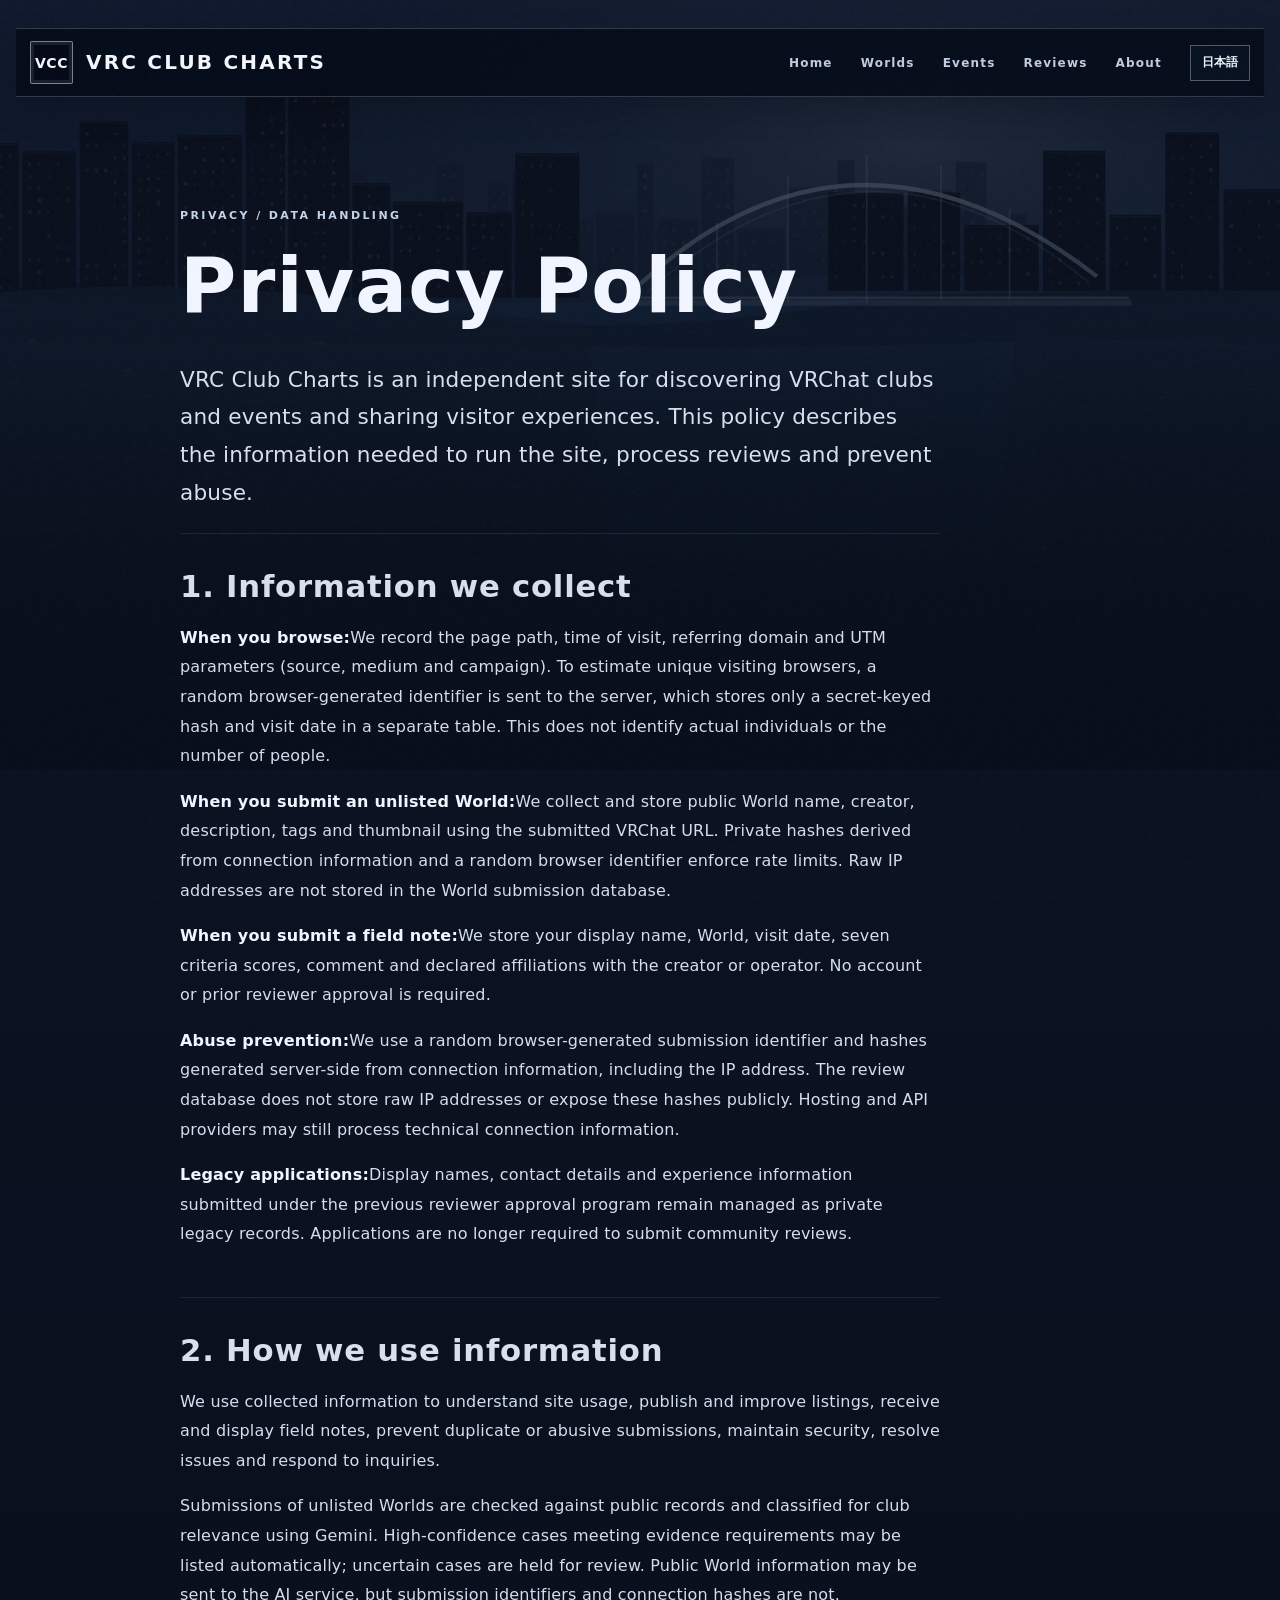
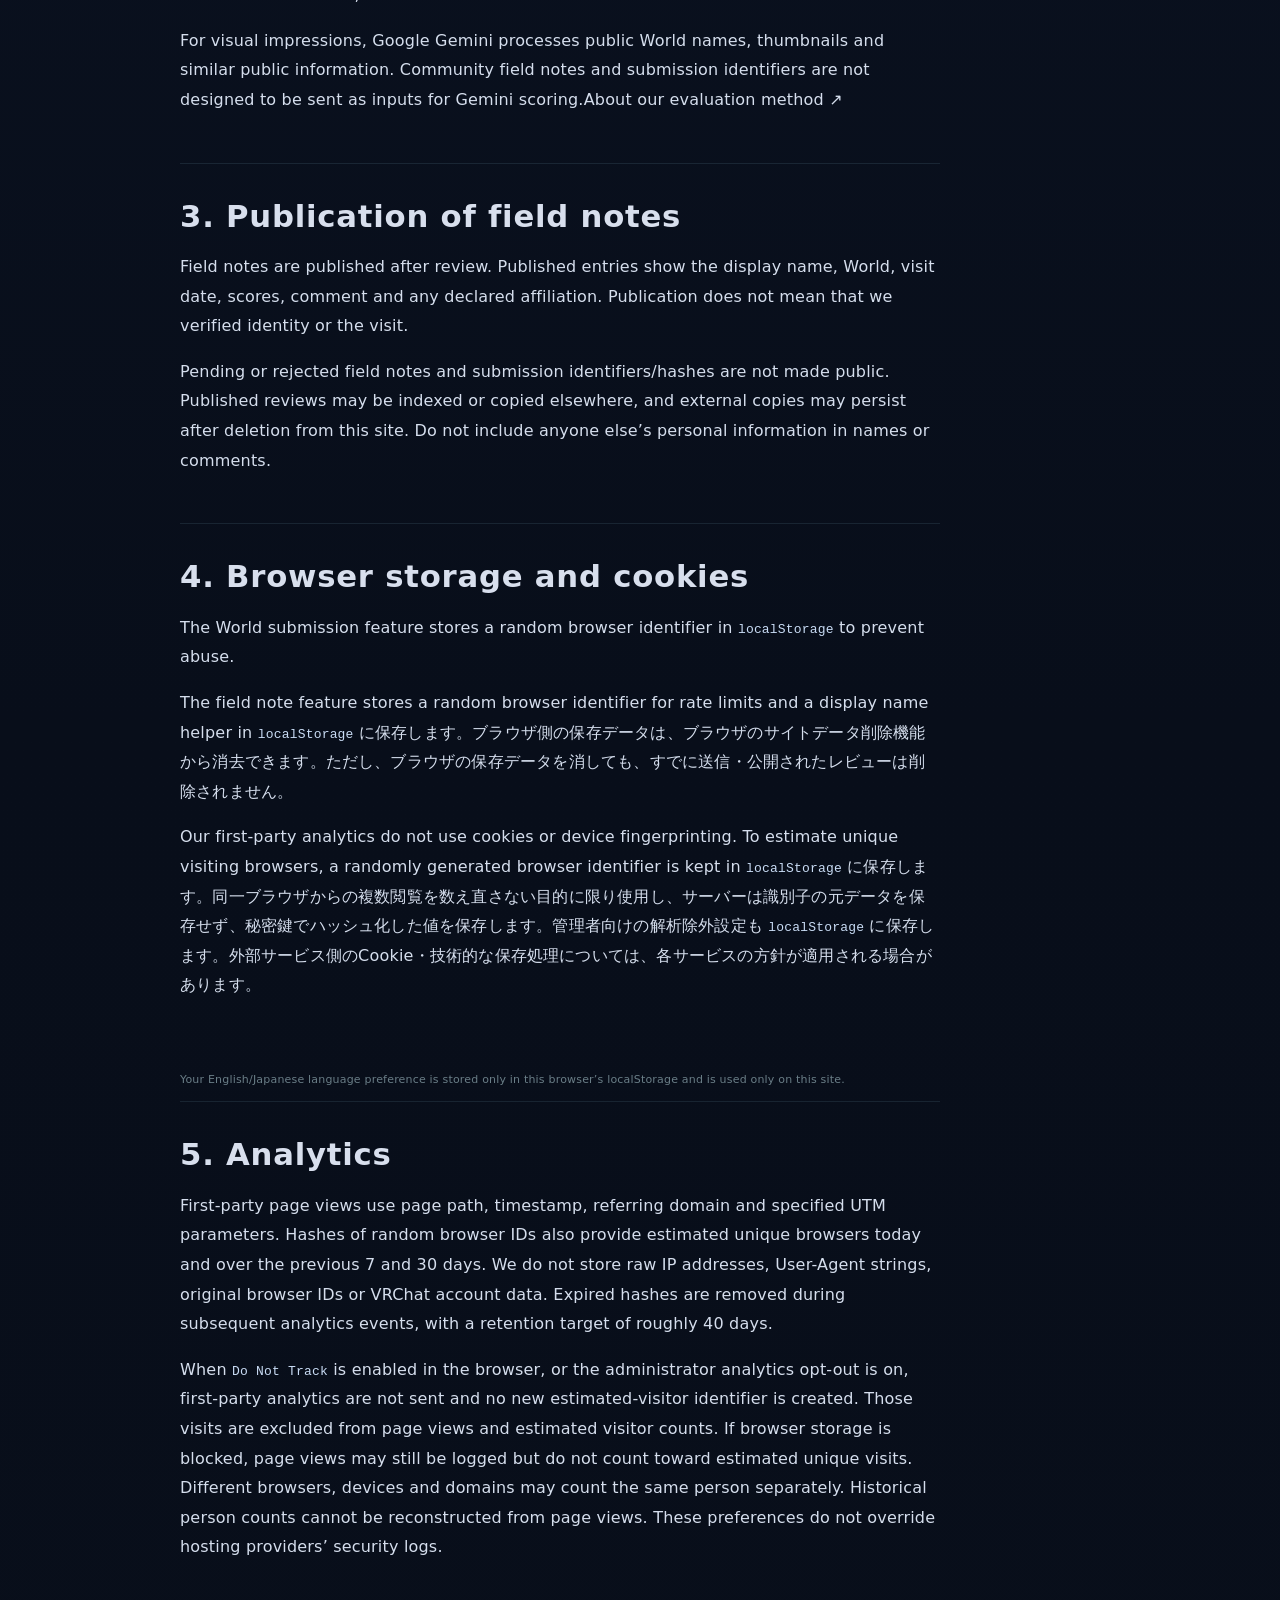
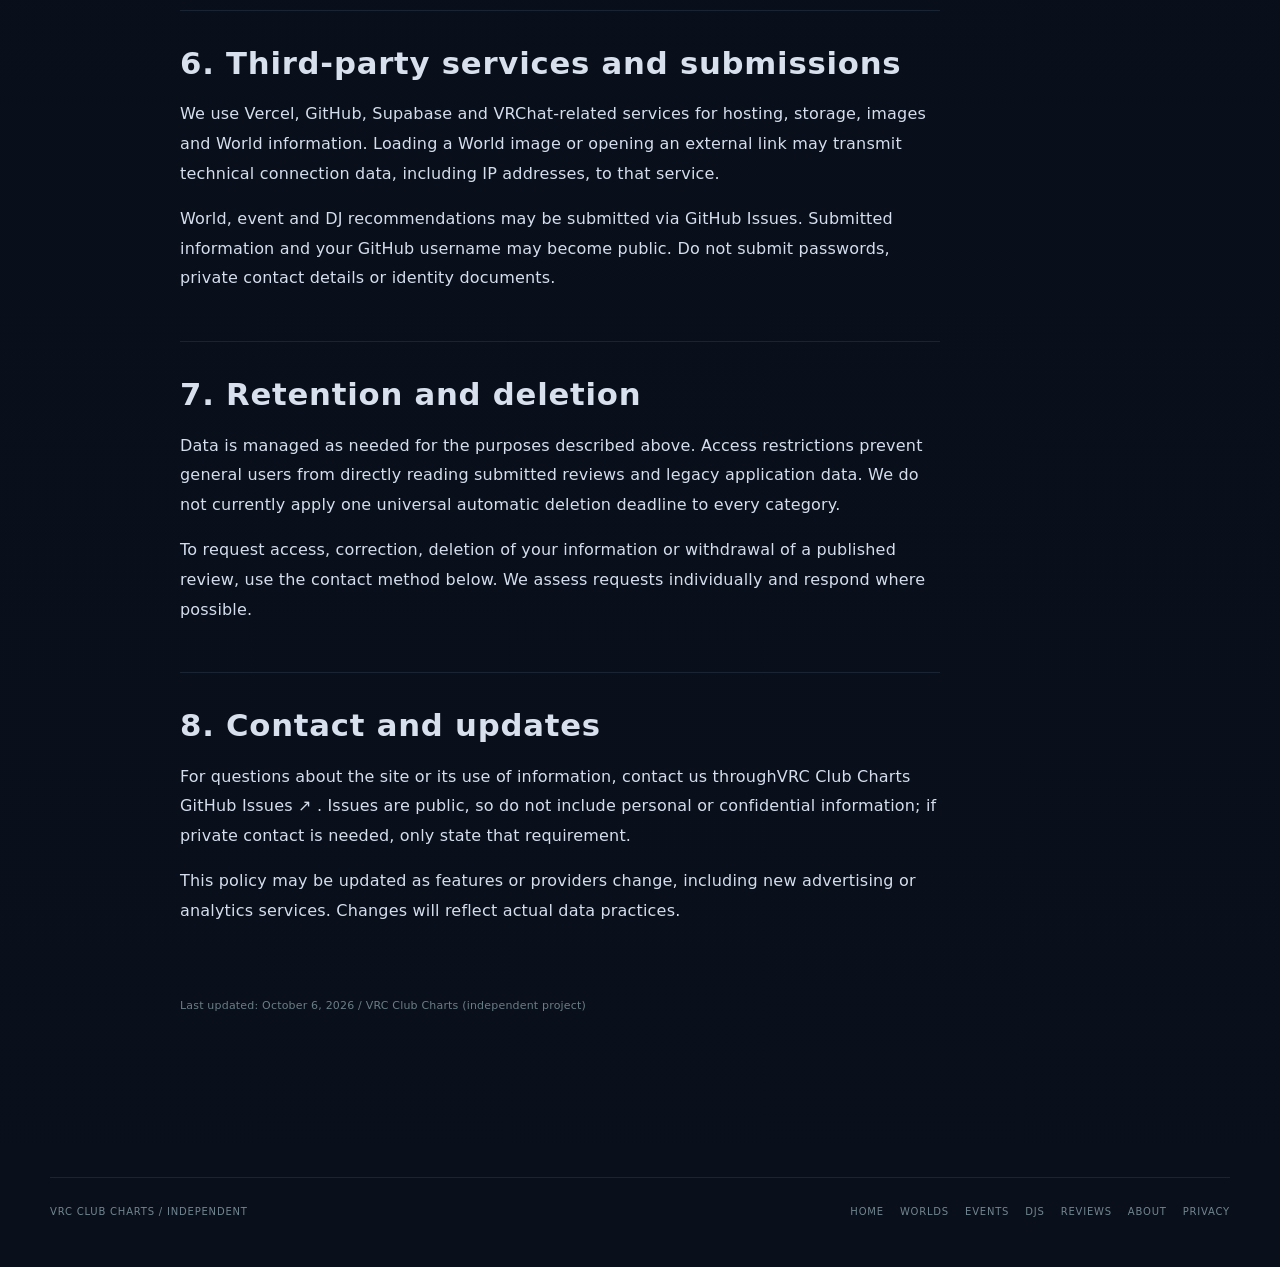
<file: privacy.html>
<!doctype html>
<html lang="ja">
<head>
  <meta charset="utf-8" />
  <meta name="viewport" content="width=device-width, initial-scale=1" />
  <title>プライバシーポリシー — VRC Club Charts</title>
  <meta name="description" content="VRC Club Chartsの情報の取得・利用・公開範囲、アクセス解析、レビュー投稿とブラウザ保存について。" />
  <meta name="theme-color" content="#0d171c" />
  <meta name="robots" content="index,follow" />
  <link rel="canonical" href="https://vrc-club-charts.vercel.app/privacy.html" />
  <meta property="og:title" content="プライバシーポリシー — VRC Club Charts" />
  <meta property="og:description" content="VRC Club Chartsが取り扱う情報とその利用方法について。" />
  <meta property="og:type" content="website" />
  <meta property="og:image" content="https://vrc-club-charts.vercel.app/og-image.png" />
  <meta name="twitter:card" content="summary_large_image" />
  <link rel="icon" href="favicon.svg" type="image/svg+xml" />
  <link rel="stylesheet" href="styles.css?v=20261006-53" />
  <link rel="stylesheet" href="deco-theme.css?v=20261104-02" />
  <script src="analytics.js?v=20261006-03" defer></script>
  <script src="i18n.js?v=20261007-bilingual-01" defer></script>
</head>
<body>
  <div class="noise"></div>
  <header class="site-header focus-header">
    <a class="brand" href="index.html"><span class="brand-mark">VCC</span><span>VRC CLUB CHARTS</span></a>
    <nav class="nav focus-nav">
      <a class="nav-link" href="index.html">Home</a>
      <a class="nav-link" href="worlds/">Worlds</a>
      <a class="nav-link" href="events.html">Events</a>
      <a class="nav-link" href="reviewer.html">Reviews</a>
      <a class="nav-link" href="about.html">About</a>
    </nav>
  </header>

  <main class="shell prose-page">
    <p class="kicker">PRIVACY / DATA HANDLING</p>
    <h1>Privacy Policy</h1>
    <p class="lead">VRC Club Chartsは、VRChatのクラブWorldやイベントを探し、訪問者の感想を共有する独立したサイトです。サイト運営・レビュー投稿・不正利用防止に必要な情報と、その取り扱いについて説明します。</p>

    <section class="prose-section">
      <h2>1. 取得する情報</h2>
      <p><strong>サイト閲覧時：</strong>閲覧ページのパス、閲覧日時、外部からの参照元ドメイン、UTMパラメータ（source・medium・campaign）を記録します。推定ユニーク訪問ブラウザ数の集計のため、ブラウザ内で作成したランダムな識別子を送信し、サーバーでは秘密鍵を使ってハッシュ化した値と訪問日だけを別テーブルに保存します。実際の人数や個人を特定するものではありません。</p>
      <p><strong>掲載漏れのWorld投稿時：</strong>VRChatのWorld URLから、公開されているWorld名、制作者、説明、タグ、サムネイルを取得して保存します。投稿頻度制限に、接続元情報とブラウザのランダム識別子から作る非公開のハッシュ値を使用します。生のIPアドレスはWorld投稿用データベースに保存しません。</p>
      <p><strong>体験レビュー投稿時：</strong>投稿者が入力した表示名、対象World、訪問日、7項目の評価、コメント、制作・運営への関係の有無を保存します。投稿にアカウント登録や事前承認は必要ありません。</p>
      <p><strong>迷惑投稿防止：</strong>ブラウザで作成したランダムな投稿識別子と、接続元IPアドレス等からサーバー側で生成したハッシュ値を利用します。レビュー用データベースには生のIPアドレスを保存せず、ハッシュ値は一般公開しません。ただし、利用するホスティング・API基盤が接続に伴う技術情報を処理する場合があります。</p>
      <p><strong>過去の申請：</strong>旧レビュワー承認制度で受け付けた表示名、連絡先、活動経験等は、既存の非公開データとして管理しています。現在の一般レビュー投稿にレビュワー申請は不要です。</p>
    </section>

    <section class="prose-section">
      <h2>2. 利用目的</h2>
      <p>収集した情報は、サイト利用状況の把握、情報掲載・サイト改善、体験レビューの受付と表示、重複・迷惑投稿の抑制、セキュリティ確保、不具合対応、お問い合わせへの対応に利用します。</p>
      <p>World掲載漏れの投稿は、公開情報の照合とGeminiによるクラブ用途判定に使用します。判定結果が高確度で根拠条件を満たす場合は自動掲載し、曖昧な場合は確認待ちとします。Worldの公開情報はAI判定の処理先へ送信される場合がありますが、投稿識別子や接続元ハッシュは送信しません。</p>
      <p>CLUB DISCOVERYのビジュアル評価では、公開されているWorld名やサムネイル画像等を画像解析サービス（Google Gemini）で処理します。一般利用者の体験レビューや投稿識別子をGeminiの採点用入力として送信する設計ではありません。<a href="about.html#evaluation-method">評価方法について ↗</a></p>
    </section>

    <section class="prose-section">
      <h2>3. レビューの公開範囲</h2>
      <p>投稿されたレビューは、内容を確認したうえで掲載します。公開時は表示名、World、訪問日、評価点、コメント、関係者である旨の申告をサイト上に表示します。本人確認やWorldへの訪問確認を行ったことを意味するものではありません。</p>
      <p>審査待ち・不掲載のレビューや、投稿識別子・ハッシュ値は一般公開しません。公開後のレビューは検索エンジン等に記録・転載される可能性があり、サイト上で削除しても外部の記録が直ちに消えるとは限りません。表示名やコメントに、第三者の個人情報を入力しないでください。</p>
    </section>

    <section class="prose-section">
      <h2>4. ブラウザ保存とCookie</h2>
      <p>World投稿機能でも、迷惑投稿防止のためランダムなブラウザ識別子を <code>localStorage</code> に保存します。</p>
      <p>体験レビュー機能では、投稿頻度の制限に用いるランダムなブラウザ識別子と、表示名の入力補助用データをブラウザの <code>localStorage</code> に保存します。ブラウザ側の保存データは、ブラウザのサイトデータ削除機能から消去できます。ただし、ブラウザの保存データを消しても、すでに送信・公開されたレビューは削除されません。</p>
      <p>アクセス解析ではCookie・端末指紋（フィンガープリンティング）を使いません。推定ユニーク訪問ブラウザ数のため、ランダム生成したブラウザ識別子を <code>localStorage</code> に保存します。同一ブラウザからの複数閲覧を数え直さない目的に限り使用し、サーバーは識別子の元データを保存せず、秘密鍵でハッシュ化した値を保存します。管理者向けの解析除外設定も <code>localStorage</code> に保存します。外部サービス側のCookie・技術的な保存処理については、各サービスの方針が適用される場合があります。</p>
    </section>

    <p class="disclaimer">表示言語（英語／日本語）の選択は、このブラウザのlocalStorageに保存され、サイト内でのみ利用します。</p>

    <section class="prose-section">
      <h2>5. アクセス解析</h2>
      <p>独自アクセス解析では、閲覧ページのパス・閲覧時刻・外部参照元ドメイン・指定されたUTMパラメータからPVを集計します。さらにブラウザ内で作成したランダムなIDのハッシュ値から、今日・直近7日・直近30日の推定ユニーク訪問ブラウザ数を集計します。生のIPアドレス、User-Agent、ブラウザ識別子の元データ、VRChatのアカウント情報は記録しません。ハッシュは最大40日程度を目安に、次の閲覧計測時に期限切れレコードを削除します。</p>
      <p>ブラウザで <code>Do Not Track</code> が有効な場合や管理者用のアクセス解析除外を有効にした場合、独自のアクセス解析は送信せず、推定訪問者用の識別子も新規作成しません。解析除外やDo Not Trackが有効な閲覧はPV・推定訪問数ともに集計しません。ブラウザ保存が無効な場合でもPVは記録されますが、推定ユニーク訪問数には含めません。ブラウザ・端末・旧新URLが異なる場合は同じ人でも別々に数えることがあり、過去のPVから人数は復元できません。ホスティング等の外部基盤によるセキュリティ目的の記録には、この設定は影響しません。</p>
    </section>

    <section class="prose-section">
      <h2>6. 外部サービス・投稿窓口</h2>
      <p>サイトの公開、データ保存、画像やWorld情報の取得等に、Vercel、GitHub、Supabase、VRChat関連サービスを利用しています。World画像の表示時や外部リンクを開く際には、接続先へIPアドレス等の技術的情報が送信される場合があります。</p>
      <p>World・イベント・DJの推薦はGitHubのIssueフォームから受け付ける場合があります。その場合、送信した内容やGitHubアカウント名は公開され得ます。GitHubのフォームにパスワード、非公開の連絡先、本人確認書類などを入力しないでください。</p>
    </section>

    <section class="prose-section">
      <h2>7. 保存・管理・削除</h2>
      <p>データは利用目的に必要な範囲で管理し、一般利用者からレビュー投稿データや旧申請情報を直接閲覧できないよう、アクセス権限を制限しています。現状、すべての情報に共通する一律の自動削除期限は設定していません。</p>
      <p>ご自身に関する情報の確認・訂正・削除、公開レビューの取り下げについては、下記窓口にお問い合わせください。対象情報と申出内容を確認し、対応可能な範囲で個別にご案内します。</p>
    </section>

    <section class="prose-section">
      <h2>8. お問い合わせ・改定</h2>
      <p>サイト運営や情報の取り扱いに関するお問い合わせは、<a href="https://github.com/showchoo/vrc-club-charts/issues" target="_blank" rel="noopener noreferrer">VRC Club ChartsのGitHub Issues ↗</a> から受け付けています。Issuesは公開されるため、個人情報や秘密情報は記入せず、非公開の連絡方法が必要な場合はその旨のみをお知らせください。</p>
      <p>機能や外部サービスの変更に合わせて、本ポリシーを更新することがあります。広告・計測サービス等を追加する場合も、実際の取り扱いに応じて説明を更新します。</p>
    </section>

    <p class="disclaimer">最終更新：2026年10月6日 / VRC Club Charts（独立運営サイト）</p>
  </main>

  <footer class="site-footer shell">
    <span>VRC CLUB CHARTS / INDEPENDENT</span>
    <span class="footer-links"><a href="index.html">Home</a><a href="worlds/">Worlds</a><a href="events.html">Events</a><a href="djs.html">DJs</a><a href="reviewer.html">Reviews</a><a href="about.html">About</a><a href="privacy.html">Privacy</a></span>
  </footer>
</body>
</html>
</file>
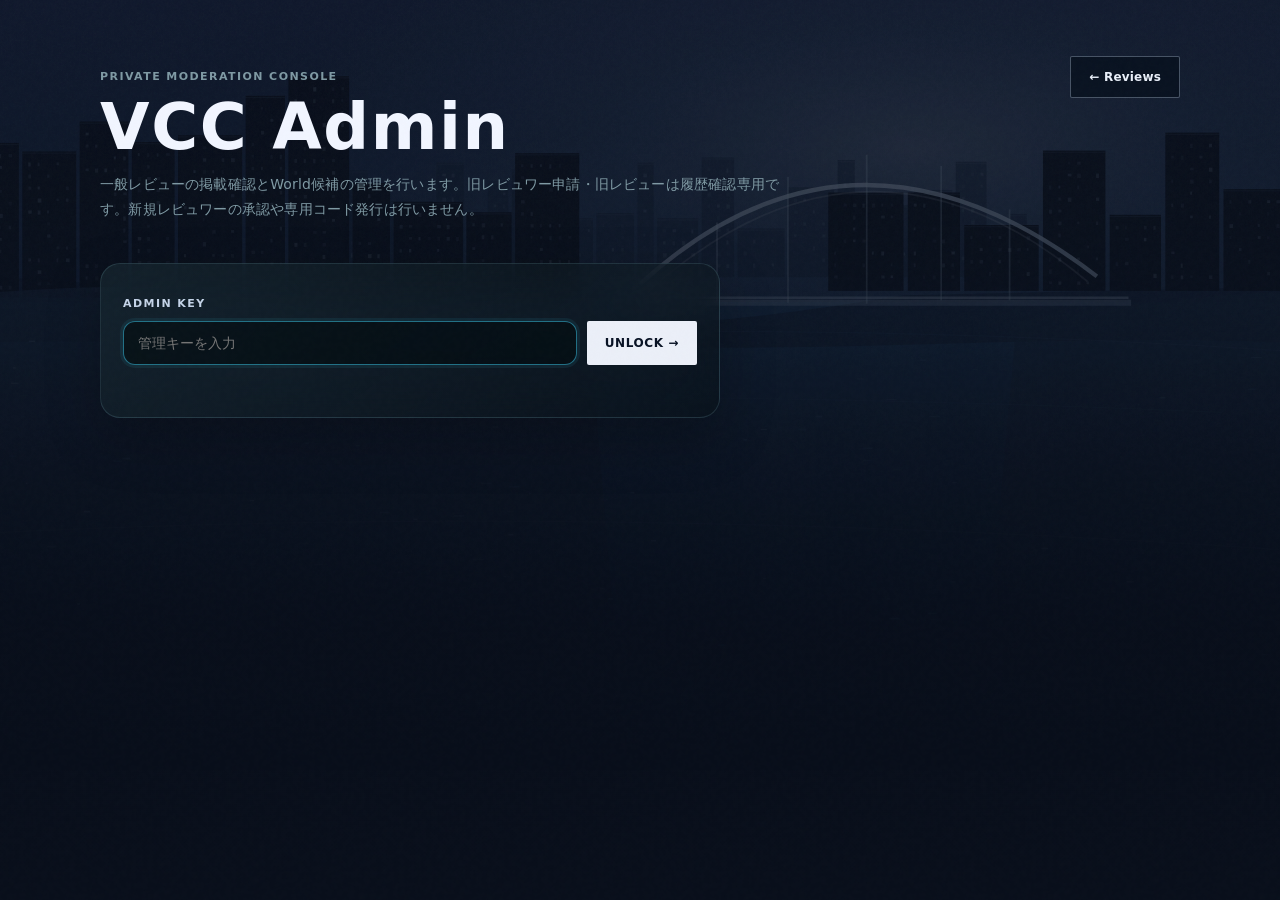
<file: reviewer-admin.html>
<!doctype html>
<html lang="ja">
<head>
  <meta charset="utf-8" />
  <meta name="viewport" content="width=device-width, initial-scale=1" />
  <meta name="robots" content="noindex,nofollow,noarchive" />
  <title>VCC Admin — VRC Club Charts</title>
  <link rel="icon" href="favicon.svg" type="image/svg+xml" />
  <link rel="stylesheet" href="styles.css?v=20261006-41" />
  <link rel="stylesheet" href="deco-theme.css?v=20261104-02" />
  <style>
    body.admin-page{min-height:100vh}
    .admin-shell{width:min(1080px,calc(100% - 32px));margin:0 auto;padding:56px 0 80px}
    .admin-top{display:flex;justify-content:space-between;gap:20px;align-items:flex-start;margin-bottom:28px}
    .admin-top h1{margin:6px 0 8px;font-size:clamp(34px,6vw,64px);line-height:.95}
    .admin-top p{max-width:680px;color:#7f9aa4;font-size:12px;line-height:1.7}
    .admin-lock,.admin-panel{border:1px solid rgba(172,239,255,.13);border-radius:20px;background:linear-gradient(145deg,rgba(25,43,51,.6),rgba(7,15,19,.42));backdrop-filter:blur(18px);box-shadow:0 20px 55px rgba(0,0,0,.22)}
    .admin-lock{padding:22px;max-width:620px}
    .admin-lock-row{display:flex;gap:10px}
    .admin-lock input{flex:1;min-width:0;padding:13px 14px;border:1px solid rgba(172,239,255,.14);border-radius:12px;background:rgba(3,11,15,.58);color:#e9fbff;outline:none}
    .admin-lock input:focus{border-color:rgba(63,217,255,.48);box-shadow:0 0 0 3px rgba(63,217,255,.07)}
    .admin-status{min-height:20px;margin-top:10px;font-size:11px;color:#88a4ad}
    .admin-status[data-state="error"]{color:#ff9e9e}.admin-status[data-state="success"]{color:#8fe7ba}
    .admin-panel{padding:18px}
    .admin-toolbar{display:flex;justify-content:space-between;gap:12px;align-items:center;margin-bottom:14px}
    .admin-toolbar strong{font-size:13px}.admin-count{color:#5edcf9;font-family:monospace}
    .admin-list{display:grid;gap:12px}
    .admin-card{padding:17px;border:1px solid rgba(172,239,255,.09);border-radius:15px;background:rgba(4,12,16,.45)}
    .admin-card-head{display:flex;justify-content:space-between;gap:16px;align-items:flex-start}
    .admin-card h2{margin:0;font-size:20px}.admin-card time{color:#6f8790;font-size:9px;white-space:nowrap}
    .admin-meta{display:flex;flex-wrap:wrap;gap:7px;margin:10px 0}
    .admin-meta span{padding:5px 7px;border:1px solid rgba(172,239,255,.1);border-radius:999px;color:#8eb0ba;font-size:8px;letter-spacing:.08em}
    .admin-data{display:grid;grid-template-columns:1fr 1fr;gap:12px;margin-top:12px}
    .admin-data > div{padding:11px;border-radius:11px;background:rgba(255,255,255,.025)}
    .admin-data b{display:block;margin-bottom:6px;color:#6f8a94;font-size:8px;letter-spacing:.12em}
    .admin-data p{margin:0;color:#c7dde3;font-size:11px;line-height:1.65;white-space:pre-wrap;overflow-wrap:anywhere}
    .admin-actions{display:flex;gap:8px;margin-top:14px}
    .admin-actions button,.admin-toolbar button,.admin-lock button,.credential-box button{border:0;cursor:pointer}
    .admin-actions .reject{padding:10px 13px;border:1px solid rgba(255,120,120,.18);border-radius:10px;background:rgba(255,100,100,.06);color:#ffaaaa}
    .admin-actions .approve{padding:10px 13px;border-radius:10px;background:#50ddff;color:#041318;font-weight:900}
    .admin-actions button:disabled{opacity:.5;cursor:wait}
    .empty-admin{padding:40px 18px;text-align:center;color:#708a94;font-size:12px}
    .credential-box{margin-top:14px;padding:14px;border:1px solid rgba(101,242,173,.24);border-radius:13px;background:rgba(49,190,119,.06)}
    .credential-box strong{display:block;color:#93efbc;margin-bottom:8px}
    .credential-row{display:grid;grid-template-columns:130px 1fr auto;gap:8px;align-items:center;margin-top:6px}
    .credential-row span{color:#7b959e;font-size:9px}.credential-row code{overflow-wrap:anywhere;color:#d9fff0;font-size:10px}.credential-row button{padding:7px 9px;border-radius:8px;background:rgba(255,255,255,.08);color:#d7edf2}
    .danger-note{margin-top:8px;color:#9aaeb5;font-size:9px;line-height:1.5}
    .admin-queue-divider{height:1px;margin:26px 0;background:linear-gradient(90deg,rgba(63,217,255,.18),transparent)}
.review-scoreline{display:flex;flex-wrap:wrap;gap:7px;margin-top:10px}
.review-scoreline span{padding:5px 7px;border:1px solid rgba(172,239,255,.1);border-radius:8px;color:#a8c6ce;font-size:9px}
.admin-auto-label{color:#66828c;font-size:8px;letter-spacing:.12em}
.candidate-score{display:inline-flex;align-items:baseline;gap:4px;color:#75e2fc}
.candidate-score b{font-size:21px}.candidate-score small{font-size:8px;color:#718b94}
.candidate-source{color:#8fd8e9;font-size:9px;text-decoration:none}
.candidate-source:hover{text-decoration:underline}
.candidate-world-link{color:#dffaff;text-decoration:underline;text-decoration-color:rgba(95,222,255,.5);text-underline-offset:4px}
.candidate-world-link:hover,.candidate-world-link:focus-visible{color:#5edcf9;text-decoration-color:currentColor}
.candidate-visit{display:inline-flex;align-items:center;justify-content:center;padding:10px 13px;border:1px solid rgba(94,220,249,.35);border-radius:10px;color:#b5eeff;background:rgba(94,220,249,.06);font-size:12px;font-weight:800;text-decoration:none}
.candidate-visit:hover,.candidate-visit:focus-visible{background:rgba(94,220,249,.15);color:#e6fbff}
.favorites-import{margin:18px 0 24px;padding:17px;border:1px solid rgba(94,220,249,.19);border-radius:14px;background:rgba(94,220,249,.035)}
.favorites-import p{color:#9ebcc5;font-size:12px;line-height:1.7}
.favorites-import textarea{width:100%;min-height:100px;padding:12px;border:1px solid rgba(172,239,255,.22);border-radius:10px;background:#07161c;color:#e4f7fb;resize:vertical;font:12px/1.7 monospace}
.favorites-import input[type=file]{max-width:100%;margin:10px 0;color:#a8cad2}
.favorites-import button{padding:10px 14px;border:0;border-radius:10px;background:#50ddff;color:#041318;font-weight:900;cursor:pointer}
.favorites-import button:disabled{opacity:.5;cursor:wait}
.favorites-import-status{margin-top:10px;color:#b4d7df;font-size:12px;white-space:pre-wrap}
.favorites-import-status[data-state=error]{color:#ffaaaa}
    .candidate-ai-note{margin:10px 0 2px;padding:11px 13px;border-left:3px solid #6faab4;border-radius:6px;background:rgba(90,202,216,.065);color:#d0e3e7;font-size:13px;line-height:1.7}
    .candidate-ai-note.pending{border-color:#b1a06c}
    .candidate-ai-note.uncertain{border-color:#9d849b}
    .candidate-score small{display:block;max-width:115px;line-height:1.5;letter-spacing:.02em;text-align:right;white-space:normal}
.analytics-metrics{display:grid;grid-template-columns:repeat(4,1fr);gap:8px;margin-bottom:14px}
.analytics-metric{padding:14px;border:1px solid rgba(172,239,255,.08);border-radius:12px;background:rgba(255,255,255,.025)}
.analytics-metric b{display:block;color:#6f8a94;font-size:8px;letter-spacing:.12em}.analytics-metric strong{display:block;margin-top:6px;font-size:25px;color:#dff9ff}.analytics-metric span{font-size:8px;color:#69828b}
.analytics-columns{display:grid;grid-template-columns:1fr 1fr 1fr;gap:12px}.analytics-box{padding:12px;border-radius:12px;background:rgba(255,255,255,.022)}.analytics-box>b{display:block;margin-bottom:9px;color:#6f8a94;font-size:8px;letter-spacing:.12em}
.analytics-list{display:grid;gap:7px}.analytics-row{display:grid;grid-template-columns:minmax(0,1fr) auto;gap:9px;align-items:center}.analytics-row span{overflow:hidden;text-overflow:ellipsis;white-space:nowrap;color:#a8c6ce;font-size:9px}.analytics-row strong{color:#dff9ff;font:700 10px/1 monospace}.analytics-bar{grid-column:1/-1;height:3px;border-radius:99px;background:rgba(255,255,255,.04);overflow:hidden}.analytics-bar i{display:block;height:100%;background:rgba(80,221,255,.55);border-radius:inherit}.analytics-foot{margin:11px 0 0;color:#657f88;font-size:8px;line-height:1.6}
.analytics-self-visit{display:flex;align-items:center;gap:12px;justify-content:space-between;flex-wrap:wrap;padding:14px 16px;margin-bottom:17px;border:1px solid rgba(172,239,255,.14);border-radius:12px;background:rgba(63,217,255,.035)}
.analytics-self-visit label{display:flex;align-items:center;gap:12px;cursor:pointer;color:#d5edf4;font-size:14px;font-weight:700}
.analytics-self-visit input{width:19px;height:19px;flex:none;accent-color:#50ddff;cursor:pointer}
.analytics-self-visit p{flex:1 1 280px;margin:0;color:#a4b9c1;font-size:12px;line-height:1.65}
.analytics-self-visit-status{flex:1 1 100%;color:#89e5b9;font-size:12px;line-height:1.5}
.analytics-self-visit-status[data-state="error"]{color:#ff9e9e}
@media(max-width:800px){.analytics-metrics{grid-template-columns:1fr 1fr}.analytics-columns{grid-template-columns:1fr}}

/* Anonymous unique-browser summary (no fingerprinting, limited retention). */
.analytics-unique-block{margin:17px 0 18px;padding:16px 18px;border-radius:14px;border:1px solid rgba(91,211,211,.2);background:linear-gradient(120deg,rgba(31,79,83,.16),rgba(11,33,44,.25))}
.analytics-unique-heading{font-size:12px;letter-spacing:.12em;font-weight:800;color:#9acfd3;margin:0 0 12px}
.analytics-unique-metrics{display:grid;grid-template-columns:repeat(3,minmax(0,1fr));gap:9px}
.analytics-unique-card{min-width:0;padding:12px;border-radius:10px;background:rgba(0,0,0,.19);border:1px solid rgba(173,230,235,.09)}
.analytics-unique-card b{display:block;font-size:11px;letter-spacing:.09em;color:#95b6bf}
.analytics-unique-card strong{display:block;font-size:clamp(24px,3vw,34px);line-height:1.35;color:#91e8d9;margin:3px 0;font-variant-numeric:tabular-nums}
.analytics-unique-card span{font-size:11px;color:#b5cbd0}
.analytics-unique-note{font-size:12px;line-height:1.65;color:#adc3c9;margin:12px 0 0}
@media(max-width:620px){.analytics-unique-metrics{grid-template-columns:1fr 1fr 1fr;gap:6px}.analytics-unique-block{padding:12px}.analytics-unique-card{padding:10px}}


/* Admin readability pass */
body.admin-page{font-size:15px}
.admin-page .kicker{font-size:11px;letter-spacing:.13em}
.admin-top p{font-size:14px;line-height:1.75}
.admin-lock input{font-size:14px}
.admin-status{font-size:13px}
.admin-toolbar strong{font-size:15px}
.admin-count{font-size:14px}
.admin-card h2{font-size:22px;line-height:1.2}
.admin-card time{font-size:11px}
.admin-meta span{padding:6px 9px;font-size:10px;line-height:1.3}
.admin-data b{font-size:10px}
.admin-data p{font-size:13px;line-height:1.7}
.admin-actions .reject,.admin-actions .approve{font-size:12px}
.admin-page .secondary-button,.admin-page .primary-button{font-size:12px}
.empty-admin{font-size:13px}
.credential-box strong{font-size:14px}
.credential-row span{font-size:11px}
.credential-row code{font-size:12px}
.credential-row button{font-size:11px}
.danger-note{font-size:11px;line-height:1.65}
.review-scoreline span{font-size:11px;padding:6px 8px}
.admin-auto-label{font-size:10px;line-height:1.4}
.candidate-score b{font-size:24px}
.candidate-score small{font-size:10px}
.candidate-source{font-size:11px}
.analytics-metric b{font-size:10px}
.analytics-metric strong{font-size:28px}
.analytics-metric span{font-size:10px}
.analytics-box>b{font-size:10px}
.analytics-row span{font-size:11px}
.analytics-row strong{font:700 12px/1 monospace}
.analytics-foot{font-size:10px;line-height:1.7}
.editor-form label{font-size:10px;line-height:1.35}
.editor-form select,.editor-form input,.editor-form textarea{font-size:13px;line-height:1.45}
.editor-form .editor-pick-check{font-size:12px}
.editor-total small{font-size:11px}
.editor-existing-row strong{font-size:13px}
.editor-existing-row span{font-size:11px}
.editor-existing-row b{font-size:14px}
.editor-existing-row button{font-size:11px}

.hidden{display:none!important}
    @media(max-width:700px){.admin-top,.admin-card-head{flex-direction:column}.admin-lock-row,.admin-actions{flex-direction:column}.admin-data{grid-template-columns:1fr}.credential-row{grid-template-columns:1fr}.admin-toolbar{align-items:flex-start;flex-direction:column}}
  </style>
</head>
<body class="admin-page">
  <div class="noise"></div>
  <main class="admin-shell">
    <div class="admin-top">
      <div>
        <p class="kicker">PRIVATE MODERATION CONSOLE</p>
        <h1>VCC Admin</h1>
        <p>一般レビューの掲載確認とWorld候補の管理を行います。旧レビュワー申請・旧レビューは履歴確認専用です。新規レビュワーの承認や専用コード発行は行いません。</p>
      </div>
      <a class="secondary-button" href="reviewer.html">← Reviews</a>
    </div>

    <section class="admin-lock" id="lockPanel">
      <p class="kicker">ADMIN KEY</p>
      <div class="admin-lock-row">
        <input id="adminKey" type="password" autocomplete="off" placeholder="管理キーを入力" />
        <button class="primary-button" id="unlockButton" type="button">UNLOCK →</button>
      </div>
      <div class="admin-status" id="loginStatus" role="status"></div>
    </section>

    <section class="admin-panel hidden" id="adminPanel">
      <div class="admin-toolbar">
        <strong>SITE ANALYTICS</strong>
        <span class="admin-auto-label">NO IP / NO FINGERPRINTING</span>
      </div>
      <div class="admin-card">
        <div class="analytics-self-visit">
          <label for="analyticsExcludeMe"><input id="analyticsExcludeMe" type="checkbox" /> 自分のアクセスをPV集計から除外</label>
          <p>ONにすると、このブラウザからの新しい閲覧は記録しません。管理者の初回ログイン時に自動でONになります。過去のPVは変更されません。新旧URLや別のブラウザ・端末では、各サイトで一度設定してください。</p>
          <div class="analytics-self-visit-status" id="analyticsExcludeStatus" role="status"></div>
        </div>
        <div class="analytics-metrics">
          <div class="analytics-metric"><b>TODAY</b><strong id="analyticsToday">0</strong><span>PAGE VIEWS</span></div>
          <div class="analytics-metric"><b>7 DAYS</b><strong id="analytics7d">0</strong><span>PAGE VIEWS</span></div>
          <div class="analytics-metric"><b>30 DAYS</b><strong id="analytics30d">0</strong><span>PAGE VIEWS</span></div>
          <div class="analytics-metric"><b>ALL TIME</b><strong id="analyticsAll">0</strong><span>PAGE VIEWS</span></div>
        </div>
        <section class="analytics-unique-block" aria-label="推定ユニーク訪問ブラウザ数">
          <p class="analytics-unique-heading">EST. UNIQUE BROWSERS / 推定ユニーク訪問数</p>
          <div class="analytics-unique-metrics">
            <div class="analytics-unique-card"><b>TODAY</b><strong id="analyticsUniqueToday">0</strong><span>推定ブラウザ数</span></div>
            <div class="analytics-unique-card"><b>7 DAYS</b><strong id="analyticsUnique7d">0</strong><span>推定ブラウザ数</span></div>
            <div class="analytics-unique-card"><b>30 DAYS</b><strong id="analyticsUnique30d">0</strong><span>推定ブラウザ数</span></div>
          </div>
          <p class="analytics-unique-note" id="analyticsUniqueNote">新機能の計測開始後のみ集計します。1人が複数の端末・ブラウザを使う場合は別々に数えます。</p>
        </section>
        <div class="analytics-columns">
          <div class="analytics-box"><b>TOP SOURCES / REFERRERS</b><div class="analytics-list" id="analyticsSources"></div></div>
          <div class="analytics-box"><b>TOP PAGES</b><div class="analytics-list" id="analyticsPages"></div></div>
          <div class="analytics-box"><b>UTM CAMPAIGNS</b><div class="analytics-list" id="analyticsCampaigns"></div></div>
        </div>
        <p class="analytics-foot" id="analyticsFoot">公開ページのPVを集計します。外部サイトからクリック流入があれば参照元ドメインに表示されます。</p>
      </div>

      <div class="admin-queue-divider"></div>

      <div class="admin-toolbar">
        <strong>EDITOR CURATION</strong>
        <span class="admin-auto-label">SEPARATE FROM PANEL RANKING</span>
      </div>
      <div class="admin-card">
        <div class="editor-form">
          <label>WORLD<select id="editorWorld"></select></label>
          <label>VISUAL /20<input id="editorVisual" type="number" min="0" max="20" value="0"></label>
          <label>LIGHT /20<input id="editorLighting" type="number" min="0" max="20" value="0"></label>
          <label>SOUND /15<input id="editorSound" type="number" min="0" max="15" value="0"></label>
          <label>SPATIAL /15<input id="editorSpatial" type="number" min="0" max="15" value="0"></label>
          <label>INTERACT /10<input id="editorInteraction" type="number" min="0" max="10" value="0"></label>
          <label>ORIGINAL /10<input id="editorOriginality" type="number" min="0" max="10" value="0"></label>
          <label>OPT /10<input id="editorOptimization" type="number" min="0" max="10" value="0"></label>
          <label class="editor-note">EDITOR NOTE<textarea id="editorNote" rows="3" maxlength="1000" placeholder="なぜ作り込まれていると感じるか（任意）"></textarea></label>
          <label class="editor-pick-check"><input id="editorPick" type="checkbox"> EDITOR'S PICK</label>
          <div class="editor-total"><b id="editorTotal">0</b><small>/100</small></div>
        </div>
        <div class="admin-actions">
          <button class="approve" id="saveEditorScore" type="button">SAVE EDITOR SCORE</button>
          <button class="reject" id="clearEditorScore" type="button">CLEAR</button>
        </div>
        <div class="admin-status" id="editorStatus"></div>
        <div class="editor-existing" id="editorExisting"></div>
      </div>

      <div class="admin-queue-divider"></div>

      <div class="admin-toolbar">
        <strong>LEGACY APPLICATIONS / READ ONLY <span class="admin-count" id="pendingCount">0</span></strong>
        <div>
          <button class="secondary-button" id="refreshButton" type="button">REFRESH</button>
          <button class="secondary-button" id="lockButton" type="button">LOCK</button>
        </div>
      </div>
      <div class="admin-list" id="applicationList"></div>

      <div class="admin-queue-divider"></div>

      <div class="admin-toolbar">
        <strong>LEGACY PANEL REVIEWS / READ ONLY <span class="admin-count" id="pendingReviewCount">0</span></strong>
      </div>
      <div class="admin-list" id="reviewList"></div>

      <div class="admin-queue-divider"></div>

      <div class="admin-toolbar">
        <strong>OPEN COMMUNITY REVIEWS <span class="admin-count" id="pendingCommunityCount">0</span></strong>
        <span class="admin-auto-label">NO REVIEWER APPROVAL NEEDED / CONTENT MODERATION ONLY</span>
      </div>
      <div class="admin-list" id="communityReviewList"></div>
      <div class="admin-queue-divider"></div>


      <div class="favorites-import" aria-label="VRChatお気に入りWorld一括登録">
        <div class="admin-toolbar">
          <strong>IMPORT FAVORITE WORLDS / お気に入り一括取り込み</strong>
          <span class="admin-auto-label">ONLY WORLD IDS ARE SENT</span>
        </div>
        <p>VRChatのWorldリンクを貼り付けるか、VRCXなどから出力したTXT・CSV・JSONファイルを選択してください。
        ファイルはブラウザ内で解析し、World IDのみを送信します。VRChatの認証情報は不要です。
        候補は公式公開確認後、通常のGemini審査キューに入ります（即時掲載ではありません）。</p>
        <textarea id="favoriteWorldLinks" placeholder="https://vrchat.com/home/world/wrld_.../info&#10;wrld_..."></textarea>
        <input id="favoriteWorldFile" type="file" accept=".txt,.csv,.json,.html,text/plain,text/csv,application/json" aria-label="お気に入り一覧ファイル" />
        <div><button id="importFavoriteWorlds" type="button">お気に入りWorldを候補に追加</button></div>
        <div class="favorites-import-status" id="favoriteWorldImportStatus" role="status" aria-live="polite"></div>
      </div>
      <div class="admin-toolbar">
        <strong>NEW WORLD CANDIDATES <span class="admin-count" id="worldCandidateCount">0</span></strong>
        <span class="admin-auto-label">DAILY AUTO DISCOVERY</span>
      </div>
      <div class="admin-list" id="worldCandidateList"></div>
    </section>
  </main>

  <script>
    (() => {
      const endpoint = 'https://ypqpgpetrriirywrzikj.supabase.co/functions/v1/reviewer-admin';
      const apiKey = 'sb_publishable_sP01_V4fqjJYHM80xxkDqg_P8h9ccYK';
      const storageKey = 'vccReviewerAdminKey';
      const analyticsExcludeKey = 'vccAnalyticsExcludeMe';
      const lockPanel = document.getElementById('lockPanel');
      const adminPanel = document.getElementById('adminPanel');
      const adminKeyInput = document.getElementById('adminKey');
      const unlockButton = document.getElementById('unlockButton');
      const refreshButton = document.getElementById('refreshButton');
      const lockButton = document.getElementById('lockButton');
      const list = document.getElementById('applicationList');
      const pendingCount = document.getElementById('pendingCount');
      const reviewList = document.getElementById('reviewList');
      const pendingReviewCount = document.getElementById('pendingReviewCount');
      const communityReviewList = document.getElementById('communityReviewList');
      const pendingCommunityCount = document.getElementById('pendingCommunityCount');
      const worldCandidateList = document.getElementById('worldCandidateList');

      const worldCandidateCount = document.getElementById('worldCandidateCount');
      const favoriteWorldLinks = document.getElementById('favoriteWorldLinks');
      const favoriteWorldFile = document.getElementById('favoriteWorldFile');
      const importFavoriteWorlds = document.getElementById('importFavoriteWorlds');
      const favoriteWorldImportStatus = document.getElementById('favoriteWorldImportStatus');
      const loginStatus = document.getElementById('loginStatus');
      const analyticsExcludeMe = document.getElementById('analyticsExcludeMe');
      const analyticsExcludeStatus = document.getElementById('analyticsExcludeStatus');
      const analyticsToday = document.getElementById('analyticsToday');
      const analytics7d = document.getElementById('analytics7d');
      const analytics30d = document.getElementById('analytics30d');
      const analyticsAll = document.getElementById('analyticsAll');
      const analyticsUniqueToday = document.getElementById('analyticsUniqueToday');
      const analyticsUnique7d = document.getElementById('analyticsUnique7d');
      const analyticsUnique30d = document.getElementById('analyticsUnique30d');
      const analyticsUniqueNote = document.getElementById('analyticsUniqueNote');
      const analyticsSources = document.getElementById('analyticsSources');
      const analyticsPages = document.getElementById('analyticsPages');
      const analyticsCampaigns = document.getElementById('analyticsCampaigns');
      const analyticsFoot = document.getElementById('analyticsFoot');
      const editorWorld = document.getElementById('editorWorld');
      const editorVisual = document.getElementById('editorVisual');
      const editorLighting = document.getElementById('editorLighting');
      const editorSound = document.getElementById('editorSound');
      const editorSpatial = document.getElementById('editorSpatial');
      const editorInteraction = document.getElementById('editorInteraction');
      const editorOriginality = document.getElementById('editorOriginality');
      const editorOptimization = document.getElementById('editorOptimization');
      const editorNote = document.getElementById('editorNote');
      const editorPick = document.getElementById('editorPick');
      const editorTotal = document.getElementById('editorTotal');
      const saveEditorScore = document.getElementById('saveEditorScore');
      const clearEditorScore = document.getElementById('clearEditorScore');
      const editorStatus = document.getElementById('editorStatus');
      const editorExisting = document.getElementById('editorExisting');
      let editorWorlds=[];
      let editorScores=[];

      const esc = (s) => String(s ?? '').replace(/[&<>"']/g, c => ({'&':'&amp;','<':'&lt;','>':'&gt;','"':'&quot;',"'":'&#39;'}[c]));
      const fmt = (iso) => {
        try { return new Intl.DateTimeFormat('ja-JP',{dateStyle:'medium',timeStyle:'short'}).format(new Date(iso)); }
        catch (_) { return String(iso || ''); }
      };

      function getKey(){ return sessionStorage.getItem(storageKey) || ''; }
      function setLoginStatus(message,state=''){ loginStatus.textContent=message; loginStatus.dataset.state=state; }

      async function callAdmin(action,id,extra={}){
        const key=getKey();
        if(!key) throw new Error('管理キーがありません。');
        const payload={action,...extra};
        if(id) payload.id=id;
        const res=await fetch(endpoint,{
          method:'POST',
          headers:{
            'apikey':apiKey,
            'Content-Type':'application/json',
            'x-vcc-admin-key':key
          },
          body:JSON.stringify(payload)
        });
        let data={};
        try{ data=await res.json(); }catch(_){}
        if(res.status===401){
          sessionStorage.removeItem(storageKey);
          throw new Error('管理キーが違います。');
        }
        if(!res.ok) throw new Error(data.error || '管理APIでエラーが発生しました。');
        return data;
      }

      function showLocked(){
        adminPanel.classList.add('hidden');
        lockPanel.classList.remove('hidden');
        adminKeyInput.value='';
        adminKeyInput.focus();
      }

      function refreshAnalyticsExcludeStatus(){
        const on = analyticsExcludeMe.checked;
        analyticsExcludeStatus.dataset.state = '';
        analyticsExcludeStatus.textContent = on
          ? '除外中 — このブラウザで今後開くページはPVに加算されません。'
          : '記録中 — このブラウザからの閲覧もPVに加算されます。';
      }

      function enableAnalyticsExcludeForAdmin(){
        try {
          // A previously chosen OFF setting stays OFF until explicitly changed.
          if (localStorage.getItem(analyticsExcludeKey) === null) {
            localStorage.setItem(analyticsExcludeKey, '1');
          }
          analyticsExcludeMe.checked = localStorage.getItem(analyticsExcludeKey) === '1';
          refreshAnalyticsExcludeStatus();
        } catch (_) {
          analyticsExcludeMe.disabled = true;
          analyticsExcludeStatus.dataset.state = 'error';
          analyticsExcludeStatus.textContent = 'ブラウザに設定を保存できません。プライベートモードや保存制限を確認してください。';
        }
      }

      analyticsExcludeMe.addEventListener('change', () => {
        try {
          localStorage.setItem(analyticsExcludeKey, analyticsExcludeMe.checked ? '1' : '0');
          refreshAnalyticsExcludeStatus();
        } catch (_) {
          analyticsExcludeMe.checked = !analyticsExcludeMe.checked;
          analyticsExcludeStatus.dataset.state = 'error';
          analyticsExcludeStatus.textContent = '設定を保存できませんでした。';
        }
      });

      function showUnlocked(){
        lockPanel.classList.add('hidden');
        adminPanel.classList.remove('hidden');
        enableAnalyticsExcludeForAdmin();
      }

      // Legacy records are retained for audit only. New contributions use open
      // community reviews and do not require applicant or panel approval.
      function render(applications){
        pendingCount.textContent=applications.length;
        list.replaceChildren();
        if(!applications.length){
          list.innerHTML='<div class="empty-admin">旧申請データはありません。</div>';
          return;
        }
        for(const app of applications){
          const card=document.createElement('article');
          card.className='admin-card';
          const tags=(app.experience || []).map(t=>`<span>${esc(t)}</span>`).join('');
          card.innerHTML=`
            <div class="admin-card-head">
              <div><h2>${esc(app.vrchat_name)}</h2><div class="admin-meta">${tags}</div></div>
              <time>${esc(fmt(app.created_at))}</time>
            </div>
            <div class="admin-data">
              <div><b>CONTACT</b><p>${esc(app.contact)}</p></div>
              <div><b>AVAILABILITY</b><p>${esc(app.availability || '—')}</p></div>
              <div><b>BACKGROUND</b><p>${esc(app.background)}</p></div>
              <div><b>AFFILIATIONS</b><p>${esc(app.affiliations || '—')}</p></div>
            </div>
            <div class="admin-meta"><span>ARCHIVED RECORD · NO NEW APPROVALS</span></div>`;
          list.appendChild(card);
        }
      }

      function renderReviews(reviews){
        pendingReviewCount.textContent=reviews.length;
        reviewList.replaceChildren();
        if(!reviews.length){
          reviewList.innerHTML='<div class="empty-admin">旧パネルレビューのデータはありません。</div>';
          return;
        }
        for(const review of reviews){
          const total=['visual','lighting','sound','spatial','interaction','originality','optimization']
            .reduce((sum,key)=>sum+Number(review[key]||0),0);
          const card=document.createElement('article');
          card.className='admin-card';
          card.innerHTML=`
            <div class="admin-card-head">
              <div><h2>${esc(review.reviewer_id)}</h2><div class="admin-meta"><span>${esc(review.world_id)}</span><span>TOTAL ${total}/100</span></div></div>
              <time>${esc(fmt(review.created_at))}</time>
            </div>
            <div class="admin-data">
              <div><b>REVIEW DATE</b><p>${esc(review.reviewed_at)}</p></div>
              <div><b>COMMENT</b><p>${esc(review.comment)}</p></div>
            </div>
            <div class="admin-meta"><span>ARCHIVED RECORD · NOT PUBLISHED TO CURRENT CHART</span></div>`;
          reviewList.appendChild(card);
        }
      }

      function renderCommunityReviews(reviews){
        pendingCommunityCount.textContent=reviews.length;
        communityReviewList.replaceChildren();
        if(!reviews.length){
          communityReviewList.innerHTML='<div class="empty-admin">掲載待ちの一般レビューはありません。</div>';
          return;
        }
        for(const review of reviews){
          const score=['visual','lighting','sound','spatial','interaction','originality','optimization']
            .reduce((sum,key)=>sum+Number(review[key]||0),0);
          const card=document.createElement('article');
          card.className='admin-card';
          card.innerHTML=`
            <div class="admin-card-head">
              <div><h2>${esc(review.display_name)}</h2>
              <div class="admin-meta">
                <span>${esc(review.world_id)}</span>
                <span>${review.conflict ? '関係者' : '一般投稿'}</span>
                <span>個人評価 ${score}/100</span>
              </div></div>
              <time>${esc(fmt(review.created_at))}</time>
            </div>
            <div class="review-scoreline">
              <span>Visual ${review.visual}/20</span><span>Lighting ${review.lighting}/20</span>
              <span>Sound ${review.sound}/15</span><span>Spatial ${review.spatial}/15</span>
              <span>Interaction ${review.interaction}/10</span><span>Originality ${review.originality}/10</span>
              <span>Optimization ${review.optimization}/10</span>
            </div>
            <div class="admin-data">
              <div><b>VISIT DATE</b><p>${esc(review.reviewed_at)}</p></div>
              <div><b>COMMENT</b><p>${esc(review.comment)}</p></div>
            </div>
            <div class="admin-actions">
              <button class="approve" type="button">掲載する</button>
              <button class="reject" type="button">見送る</button>
            </div>`;
          const publish=card.querySelector('.approve');
          const reject=card.querySelector('.reject');
          const act=async(action)=>{
            const message=action==='publish_community_review'?'この一般レビューを公開しますか？':'このレビューの掲載を見送りますか？';
            if(!confirm(message)) return;
            publish.disabled=reject.disabled=true;
            try{
              await callAdmin(action,review.id);
              card.remove();
              pendingCommunityCount.textContent=String(Math.max(0,Number(pendingCommunityCount.textContent)-1));
              if(!communityReviewList.querySelector('.admin-card')){
                communityReviewList.innerHTML='<div class="empty-admin">掲載待ちの一般レビューはありません。</div>';
              }
            }catch(err){alert(err.message);publish.disabled=reject.disabled=false;}
          };
          publish.addEventListener('click',()=>act('publish_community_review'));
          reject.addEventListener('click',()=>act('reject_community_review'));
          communityReviewList.appendChild(card);
        }
      }

      function renderWorldCandidates(candidates,decisions,aiDecisions){
        const aiById=new Map((aiDecisions||[]).filter(r=>r&&typeof r.id==='string').map(r=>[r.id,r]));
        const decided=new Map((decisions||[]).map(d=>[d.world_id,d.status]));
        const pending=(candidates||[]).filter(c=>!decided.has(c.id));
        worldCandidateCount.textContent=pending.length;
        worldCandidateList.innerHTML='';
        if(!pending.length){
          worldCandidateList.innerHTML='<div class="empty-admin">現在、新しいClub World候補はありません。</div>';
          return;
        }

        for(const candidate of pending){
          const ai=aiById.get(candidate.id);
          const aiVerdict=ai?.classification?.verdict||'';
          const aiScore=Number(ai?.classification?.confidence);
          const confidence=aiVerdict&&Number.isFinite(aiScore)
            ? ' · Gemini判定信頼度 '+Math.round(aiScore*100)+'%':''; 
          const aiLabel=!ai ? 'Gemini未判定' :
            ai.status==='verification_unavailable' ? '公式World情報の照合待ち（自動再試行）' :
            ai.status==='classification_unavailable' ? 'Gemini接続待ち（自動再試行）' :
            aiVerdict==='club' ? 'クラブ用途の可能性あり・根拠不足で管理者確認待ち' :
            aiVerdict==='not_club' ? 'Geminiはクラブ以外と判定・管理者確認待ち' :
            aiVerdict==='uncertain' ? 'Gemini判定は不明確・管理者確認待ち' :
            '公開状態の確認が必要';
          const aiNote=ai?.classification?.reasonJa||'';
          const aiClass=!ai||ai.status==='verification_unavailable'||ai.status==='classification_unavailable'
            ? 'pending' : aiVerdict==='club' ? '' : 'uncertain';
          const aiHtml='<div class="candidate-ai-note '+aiClass+'"><b>AI CHECK · '+esc(aiLabel)+esc(confidence)+'</b>'
            +(aiNote ? '<div>'+esc(aiNote)+'</div>' : '')+'</div>';
          const card=document.createElement('article');
          card.className='admin-card';
          const reasons=(candidate.reasons||[]).slice(0,8).map(r=>`<span>${esc(r)}</span>`).join('');
          const cats=(candidate.sourceCategories||[]).map(r=>`<span>${esc(r)}</span>`).join('');
          const source=String(candidate.source||'');
          const safeSource=(source.startsWith('https://www.vrcw.net/') || source.startsWith('https://newjp.vrcw.net/') || source.startsWith('https://vrcmap.com/')) ? source : '';
          // Build links only from a validated World ID, never from untrusted source URLs.
          const worldId=String(candidate.id||'');
          const validWorldId=/^wrld_[0-9a-f]{8}-[0-9a-f]{4}-[0-9a-f]{4}-[0-9a-f]{4}-[0-9a-f]{12}$/i.test(worldId);
          const worldUrl=validWorldId ? 'https://vrchat.com/home/world/'+worldId : '';
          const worldTitle=worldUrl
            ? `<a class="candidate-world-link" href="${worldUrl}" target="_blank" rel="noopener noreferrer" title="VRChat公式Worldページを開く">${esc(candidate.name || worldId)} <span aria-hidden="true">↗</span></a>`
            : esc(candidate.name || worldId);
          card.innerHTML=`
            <div class="admin-card-head">
              <div>
                <h2>${worldTitle}</h2>
                <div class="admin-meta">${cats}<span>${esc(candidate.confidence || 'candidate').toUpperCase()}</span></div>
              </div>
              <div class="candidate-score"><b>${Number(candidate.confidenceScore||0)}</b><small>DISCOVERY /100（AI評価ではありません）</small></div>
            </div>
            <div class="admin-data">
              <div><b>WORLD ID</b><p>${esc(candidate.id)}</p></div>
              <div><b>AUTHOR HINT</b><p>${esc(candidate.authorHint || '—')}</p></div>
              <div><b>FIRST DISCOVERED</b><p>${esc(candidate.firstDiscoveredAt || '—')}</p></div>
              <div><b>SOURCE</b><p>${safeSource ? `<a class="candidate-source" href="${esc(safeSource)}" target="_blank" rel="noreferrer">VRCW source ↗</a>` : '—'}</p></div>
            </div>
            <div class="admin-meta">${reasons}</div>
            ${aiHtml}
            <div class="admin-actions">
              ${worldUrl ? `<a class="candidate-visit" href="${worldUrl}" target="_blank" rel="noopener noreferrer">VRChatで確認 ↗</a>` : ''}
              <button class="approve" type="button">APPROVE WORLD</button>
              <button class="reject" type="button">REJECT</button>
            </div>`;

          const approve=card.querySelector('.approve');
          const reject=card.querySelector('.reject');
          approve.addEventListener('click',async()=>{
            if(!confirm(`${candidate.name || candidate.id} をClub Worldとして掲載しますか？`)) return;
            approve.disabled=reject.disabled=true;
            try{
              const data=await callAdmin('approve_world_candidate',candidate.id,{
                name:candidate.name || '',
                source:safeSource,
                sourceCategories:candidate.sourceCategories || [],
                reasons:candidate.reasons || [],
                confidenceScore:Number(candidate.confidenceScore||0)
              });
              card.remove();
              worldCandidateCount.textContent=Math.max(0,Number(worldCandidateCount.textContent)-1);
              if(!worldCandidateList.querySelector('.admin-card')) worldCandidateList.innerHTML='<div class="empty-admin">現在、新しいClub World候補はありません。</div>';
              alert('Worldを承認しました: '+(data.name || candidate.name));
            }catch(err){alert(err.message);approve.disabled=reject.disabled=false;}
          });
          reject.addEventListener('click',async()=>{
            if(!confirm(`${candidate.name || candidate.id} を候補から除外しますか？`)) return;
            approve.disabled=reject.disabled=true;
            try{
              await callAdmin('reject_world_candidate',candidate.id,{
                name:candidate.name || '',
                source:safeSource
              });
              card.remove();
              worldCandidateCount.textContent=Math.max(0,Number(worldCandidateCount.textContent)-1);
              if(!worldCandidateList.querySelector('.admin-card')) worldCandidateList.innerHTML='<div class="empty-admin">現在、新しいClub World候補はありません。</div>';
            }catch(err){alert(err.message);approve.disabled=reject.disabled=false;}
          });
          worldCandidateList.appendChild(card);
        }
      }

      async function loadCandidateAiDecisions(){
        try {
          const response=await fetch('data/world-candidate-ai-decisions.json',{cache:'no-store'});
          if(!response.ok) return [];
          const data=await response.json();
          return Array.isArray(data) ? data : [];
        }catch(_){return [];}
      }

      async function loadWorldCandidates(){
        const response=await fetch('data/world-candidates.json',{cache:'no-store'});
        if(!response.ok) return [];
        const data=await response.json();
        return Array.isArray(data) ? data : [];
      }



      function renderAnalytics(data){
        const summary=data?.summary || {};
        analyticsToday.textContent=Number(summary.today||0).toLocaleString('en-US');
        analytics7d.textContent=Number(summary.last7||0).toLocaleString('en-US');
        analytics30d.textContent=Number(summary.last30||0).toLocaleString('en-US');
        analyticsAll.textContent=Number(summary.allTime||0).toLocaleString('en-US');
        const unique=data?.uniqueVisitors || {};
        analyticsUniqueToday.textContent=Number(unique.today||0).toLocaleString('en-US');
        analyticsUnique7d.textContent=Number(unique.last7||0).toLocaleString('en-US');
        analyticsUnique30d.textContent=Number(unique.last30||0).toLocaleString('en-US');
        analyticsUniqueNote.textContent=unique.truncated
          ? '推定ユニーク数の集計件数が上限に達しました。実際のブラウザ数はこれより多い可能性があります。'
          : '2026年10月6日以降の新しい計測のみ。過去のPVから人数は復元できません。同じブラウザは期間内に1件として数え、別の端末・ブラウザや別サイトURLでは別々になります。';

        const renderList=(el,rows,empty)=>{
          if(!Array.isArray(rows) || !rows.length){
            el.innerHTML='<div class="empty-admin" style="padding:16px 4px">'+esc(empty)+'</div>';
            return;
          }
          const max=Math.max(...rows.map(row=>Number(row.count||0)),1);
          el.innerHTML=rows.map(row=>{
            const pct=Math.max(3,Math.round(Number(row.count||0)/max*100));
            return '<div class="analytics-row"><span title="'+esc(row.name)+'">'+esc(row.name)+'</span><strong>'+Number(row.count||0).toLocaleString('en-US')+'</strong><div class="analytics-bar"><i style="width:'+pct+'%"></i></div></div>';
          }).join('');
        };
        renderList(analyticsSources,data?.topSources,'まだ流入データがありません。');
        renderList(analyticsPages,data?.topPages,'まだ閲覧データがありません。');
        renderList(analyticsCampaigns,data?.topCampaigns,'UTMキャンペーンはまだありません。');
        analyticsFoot.textContent=summary.truncated
          ? '直近30日の表示は10,000件までです。集計上限に達しています。'
          : '外部サイトからクリック流入があると参照元が表示されます。Direct / unknown はURL直打ち、アプリ内ブラウザなど参照元を渡さない流入を含みます。';
      }

      const editorInputs=[editorVisual,editorLighting,editorSound,editorSpatial,editorInteraction,editorOriginality,editorOptimization];
      function updateEditorTotal(){
        editorTotal.textContent=editorInputs.reduce((sum,input)=>sum+Number(input.value||0),0);
      }
      editorInputs.forEach(input=>input.addEventListener('input',updateEditorTotal));

      function fillEditorForm(){
        const current=editorScores.find(s=>s.world_id===editorWorld.value);
        const values=current || {};
        editorVisual.value=values.visual ?? 0;
        editorLighting.value=values.lighting ?? 0;
        editorSound.value=values.sound ?? 0;
        editorSpatial.value=values.spatial ?? 0;
        editorInteraction.value=values.interaction ?? 0;
        editorOriginality.value=values.originality ?? 0;
        editorOptimization.value=values.optimization ?? 0;
        editorNote.value=values.note ?? '';
        editorPick.checked=values.editor_pick === true;
        updateEditorTotal();
      }

      function renderEditorScores(){
        editorWorld.innerHTML=editorWorlds
          .slice().sort((a,b)=>String(a.name).localeCompare(String(b.name),'ja'))
          .map(w=>`<option value="${esc(w.id)}">${esc(w.name)} — ${esc(w.author||'')}</option>`).join('');
        editorExisting.innerHTML=editorScores.length
          ? editorScores.slice().sort((a,b)=>Number(b.editor_pick)-Number(a.editor_pick)||Number(b.total_score)-Number(a.total_score)).map(s=>{
              const w=editorWorlds.find(x=>x.id===s.world_id);
              return `<div class="editor-existing-row" data-world-id="${esc(s.world_id)}"><div><strong>${esc(w?.name||s.world_id)}</strong><br><span>${s.editor_pick?'EDITOR\'S PICK · ':''}updated ${esc(fmt(s.updated_at))}</span></div><b>${s.total_score}/100</b><button class="secondary-button" type="button">EDIT</button></div>`;
            }).join('')
          : '<div class="empty-admin">Editor Scoreはまだ登録されていません。</div>';
        editorExisting.querySelectorAll('[data-world-id]').forEach(row=>row.querySelector('button').addEventListener('click',()=>{
          editorWorld.value=row.dataset.worldId;
          fillEditorForm();
          editorWorld.scrollIntoView({behavior:'smooth',block:'center'});
        }));
        fillEditorForm();
      }

      editorWorld.addEventListener('change',fillEditorForm);

      saveEditorScore.addEventListener('click',async()=>{
        const worldId=editorWorld.value;
        if(!worldId) return;
        saveEditorScore.disabled=clearEditorScore.disabled=true;
        editorStatus.textContent='保存中…';
        try{
          const data=await callAdmin('upsert_editor_score',worldId,{
            scores:{
              visual:Number(editorVisual.value), lighting:Number(editorLighting.value), sound:Number(editorSound.value),
              spatial:Number(editorSpatial.value), interaction:Number(editorInteraction.value),
              originality:Number(editorOriginality.value), optimization:Number(editorOptimization.value)
            },
            editorPick:editorPick.checked,
            note:editorNote.value
          });
          const idx=editorScores.findIndex(s=>s.world_id===worldId);
          if(idx>=0) editorScores[idx]=data.score; else editorScores.push(data.score);
          renderEditorScores();
          editorWorld.value=worldId;
          fillEditorForm();
          editorStatus.textContent='保存しました。トップページへ即時反映されます。';
          editorStatus.dataset.state='success';
        }catch(err){
          editorStatus.textContent=err.message;editorStatus.dataset.state='error';
        }finally{saveEditorScore.disabled=clearEditorScore.disabled=false;}
      });

      clearEditorScore.addEventListener('click',async()=>{
        const worldId=editorWorld.value;
        if(!worldId || !editorScores.some(s=>s.world_id===worldId)) return;
        if(!confirm('このEditor Scoreを削除しますか？')) return;
        saveEditorScore.disabled=clearEditorScore.disabled=true;
        try{
          await callAdmin('delete_editor_score',worldId);
          editorScores=editorScores.filter(s=>s.world_id!==worldId);
          renderEditorScores();
          editorStatus.textContent='削除しました。';
          editorStatus.dataset.state='success';
        }catch(err){editorStatus.textContent=err.message;editorStatus.dataset.state='error';}
        finally{saveEditorScore.disabled=clearEditorScore.disabled=false;}
      });

      // Recognize World IDs embedded anywhere in VRCX TXT/CSV/JSON exports.
      // No raw file, creator/account identity, or VRChat login data is uploaded.
      function parseFavoriteWorldIds(raw){
        const matches=String(raw||'').match(/wrld_[0-9a-f]{8}-[0-9a-f]{4}-[0-9a-f]{4}-[0-9a-f]{4}-[0-9a-f]{12}/ig)||[];
        return [...new Set(matches.map(id=>id.toLowerCase()))];
      }

      importFavoriteWorlds.addEventListener('click',async()=>{
        importFavoriteWorlds.disabled=true;
        favoriteWorldImportStatus.dataset.state='';
        let total=0,accepted=0,skipped=0,failed=[];
        try{
          let raw=favoriteWorldLinks.value||'';
          const file=favoriteWorldFile.files?.[0];
          if(file){
            if(file.size>3_000_000) throw new Error('ファイルは3MB以下にしてください。');
            raw+='\n'+await file.text();
          }
          const ids=parseFavoriteWorldIds(raw);
          if(!ids.length) throw new Error('有効なWorld IDが見つかりません。VRChat WorldのURLが含まれるファイルを指定してください。');
          if(ids.length>150) throw new Error('一度に取り込めるのは150 Worldまでです。分割して取り込んでください。');
          total=ids.length;
          for(let i=0;i<ids.length;i+=6){
            const group=ids.slice(i,i+6);
            favoriteWorldImportStatus.textContent='公式公開状態を確認中… '+Math.min(i+6,total)+' / '+total;
            // Server-side admin authentication and official public metadata check.
            const result=await callAdmin('import_favorite_worlds',null,{worldIds:group});
            accepted+=(result.queued||[]).length;
            skipped+=(result.skipped||[]).length;
            failed.push(...(result.failed||[]));
          }
          favoriteWorldImportStatus.textContent=total+'件確認：新規受付 '+accepted+'件、既存・判定済み '+skipped+
            '件、公開情報取得不可 '+failed.length+'件。'+
            (failed.length?'\n再確認が必要なID: '+failed.slice(0,15).join(', '):'')+
            '\n受付したWorldは次の自動AI審査で判定されます。';
          favoriteWorldImportStatus.dataset.state=failed.length?'error':'success';
        }catch(err){
          favoriteWorldImportStatus.dataset.state='error';
          favoriteWorldImportStatus.textContent=(err?.message||'一括取り込みに失敗しました。')+
            (total?' （処理済み：新規'+accepted+'件／既存'+skipped+'件。再試行しても重複登録されません。）':'');
        }finally{
          importFavoriteWorlds.disabled=false;
        }
      });

      async function loadEditorWorlds(){
        const res=await fetch('data/weekly-ranking.json',{cache:'no-store'});
        if(!res.ok) return [];
        const data=await res.json();
        return (data.worlds||[]).filter(w=>w.chartEligible===true && w.availabilityStatus!=='unavailable');
      }

      async function load(){
        setLoginStatus('確認中…');
        try{
          const [data,reviews,communityReviews,worldDecisions,candidates,aiDecisions,worlds,editorData,analyticsData]=await Promise.all([
            callAdmin('list'),
            callAdmin('list_reviews'),
            callAdmin('list_community_reviews'),
            callAdmin('list_world_candidate_decisions'),
            loadWorldCandidates(),
            loadCandidateAiDecisions(),
            loadEditorWorlds(),
            callAdmin('list_editor_scores'),
            callAdmin('list_analytics')
          ]);
          showUnlocked();
          render(data.applications || []);
          renderReviews(reviews.reviews || []);
          renderCommunityReviews(communityReviews.reviews || []);
          renderWorldCandidates(candidates,worldDecisions.decisions || [],aiDecisions);
          editorWorlds=worlds || [];
          editorScores=editorData.scores || [];
          renderEditorScores();
          renderAnalytics(analyticsData);
          setLoginStatus('');
        }catch(err){
          showLocked();
          setLoginStatus(err.message,'error');
        }
      }

      unlockButton.addEventListener('click',async()=>{
        const key=adminKeyInput.value.trim();
        if(!key){setLoginStatus('管理キーを入力してください。','error');return;}
        sessionStorage.setItem(storageKey,key);
        await load();
      });
      adminKeyInput.addEventListener('keydown',e=>{if(e.key==='Enter') unlockButton.click();});
      refreshButton.addEventListener('click',load);
      lockButton.addEventListener('click',()=>{sessionStorage.removeItem(storageKey);showLocked();setLoginStatus('ロックしました。','success');});

      if(getKey()) load(); else showLocked();
    })();
  </script>
</body>
</html>
</file>
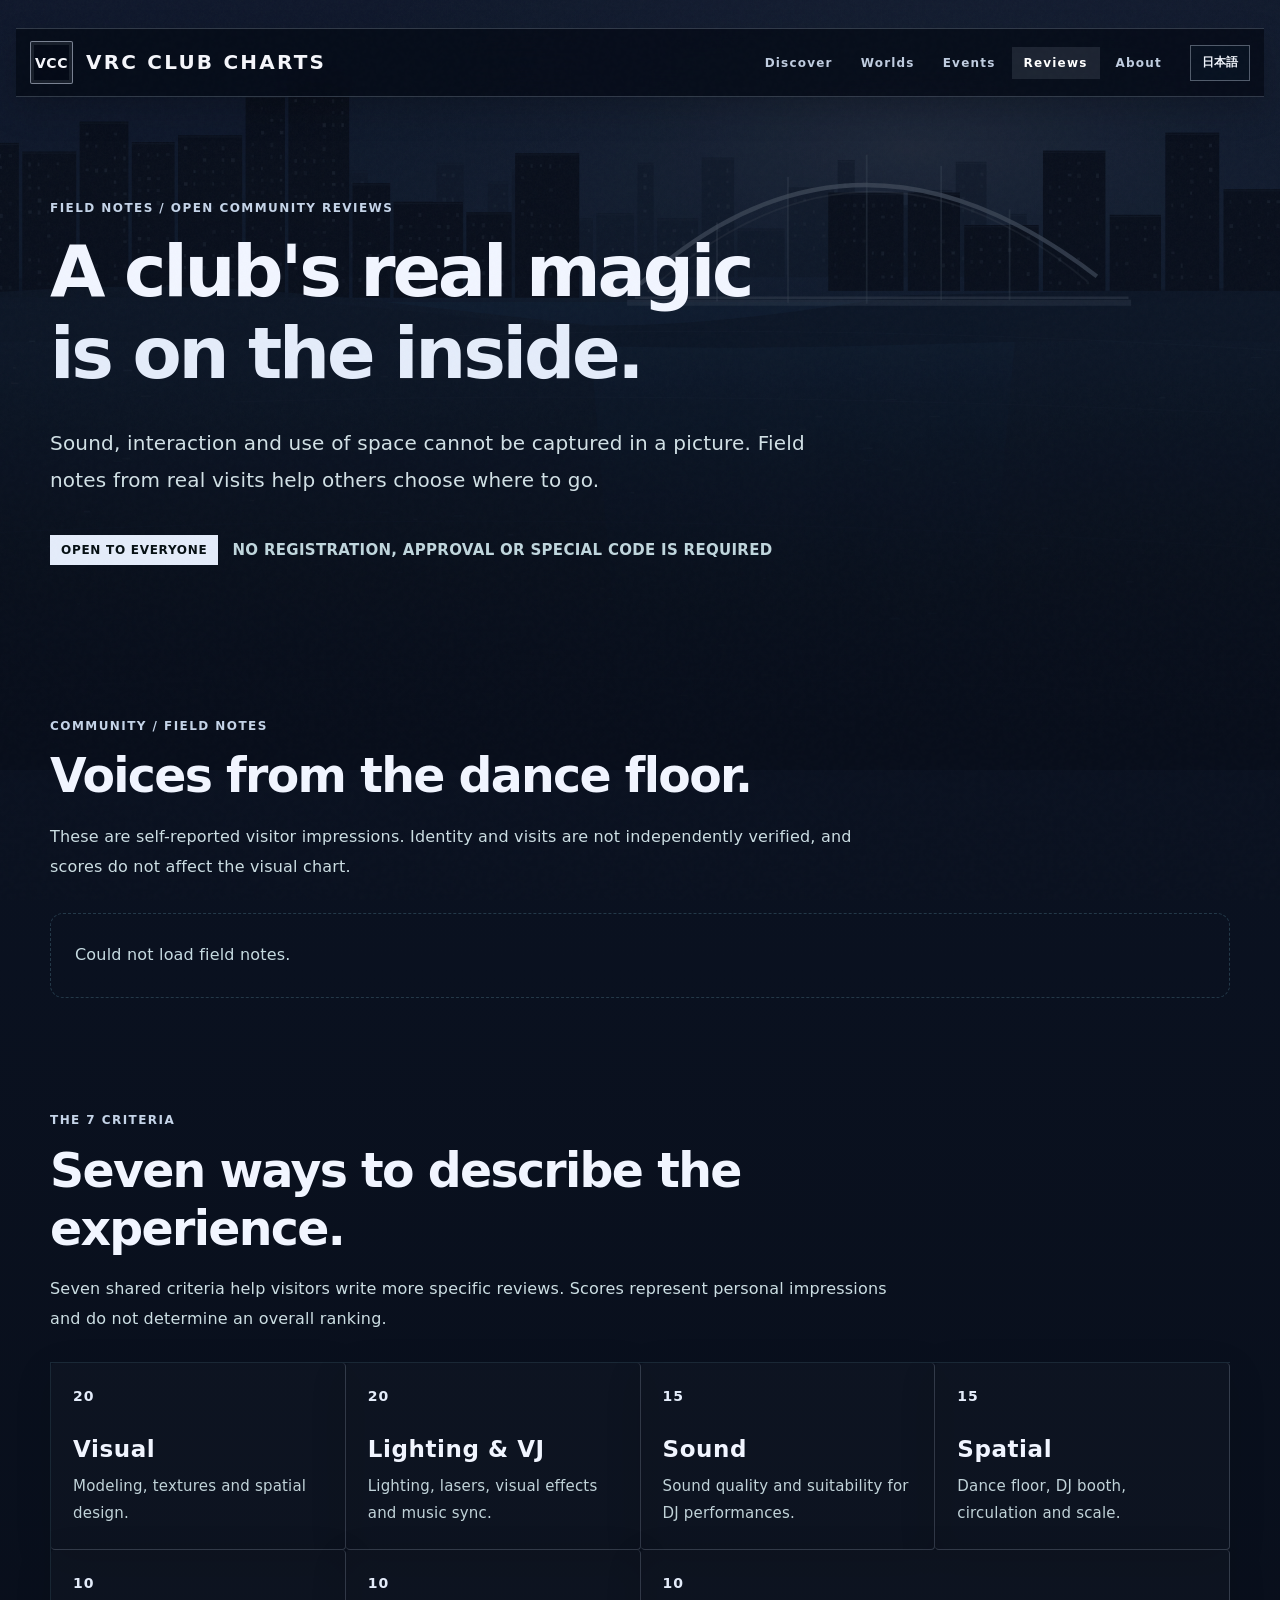
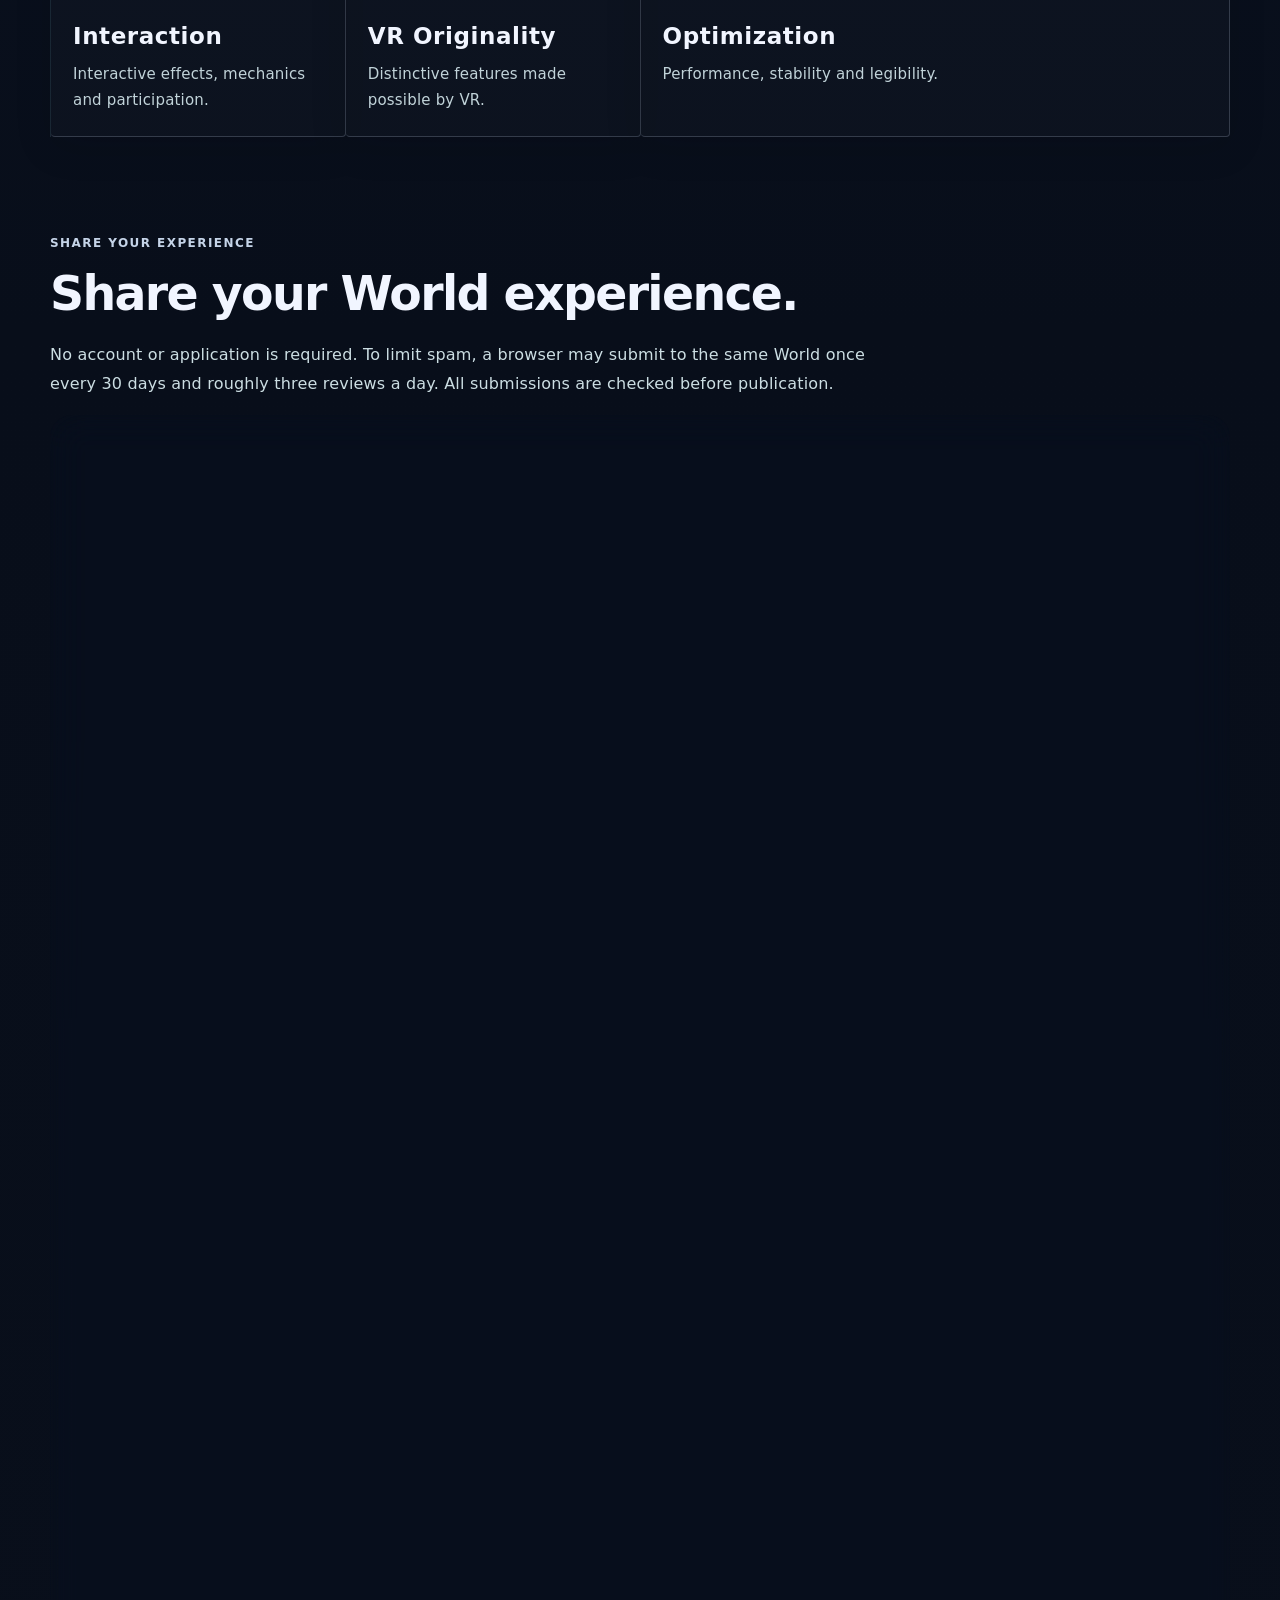
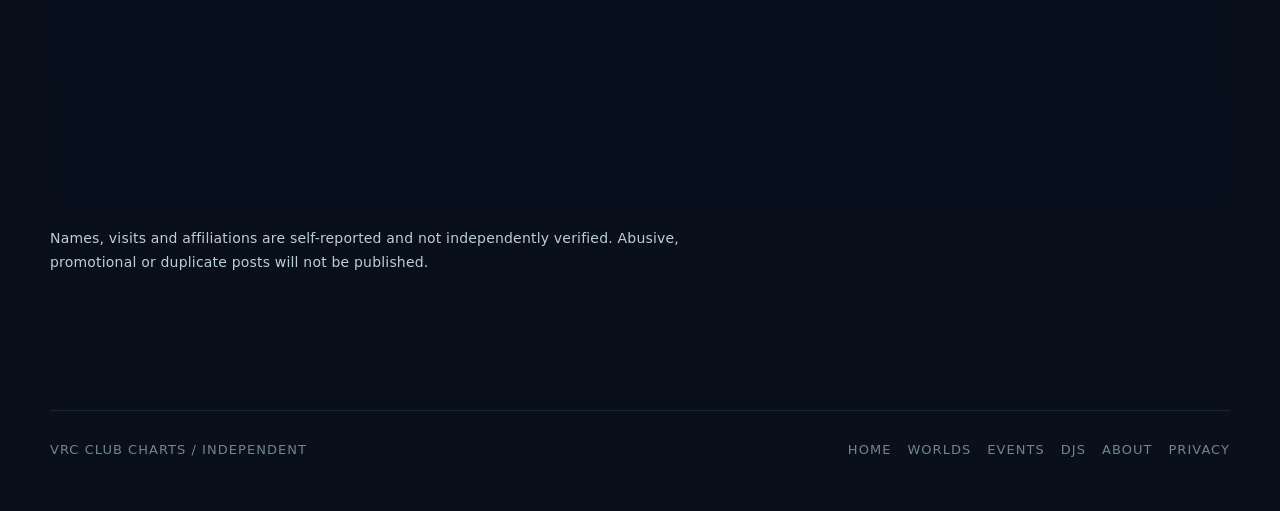
<file: reviewer.html>
<!doctype html>
<html lang="ja">
<head>
  <meta charset="utf-8" />
  <meta name="viewport" content="width=device-width, initial-scale=1" />
  <title>体験レビュー — VRC Club Charts</title>
  <meta name="description" content="VRChatのクラブWorldを訪れた感想を、承認申請なしで投稿。AIによる外観スコアとは別の現地レポートです。" />
  <meta name="theme-color" content="#0d171c" />
  <meta name="robots" content="index,follow,max-image-preview:large" />
  <link rel="canonical" href="https://vrc-club-charts.vercel.app/reviewer.html" />
  <meta property="og:title" content="体験レビュー — VRC Club Charts" />
  <meta property="og:description" content="Real-world impressions from people who have visited VRChat club worlds. Open submissions; no reviewer approval required." />
  <meta property="og:type" content="website" />
  <meta property="og:image" content="https://vrc-club-charts.vercel.app/og-image.png" />
  <meta name="twitter:card" content="summary_large_image" />
  <link rel="icon" href="favicon.svg" type="image/svg+xml" />
  <link rel="stylesheet" href="styles.css?v=20261007-review-01" />
  <link rel="stylesheet" href="deco-theme.css?v=20261104-02" />
  <script src="analytics.js?v=20261006-03" defer></script>
  <script src="community-reviews.js?v=20261105-dj-live-verified-01" defer></script>
  <script src="i18n.js?v=20261007-bilingual-01" defer></script>
</head>
<body class="reviewer-page community-review-page">
  <div class="noise"></div>
  <header class="site-header focus-header">
    <a class="brand" href="index.html"><span class="brand-mark">VCC</span><span>VRC CLUB CHARTS</span></a>
    <nav class="nav focus-nav">
      <a class="nav-link" href="index.html#aiScoutSection">Discover</a>
      <a class="nav-link" href="worlds/">Worlds</a>
      <a class="nav-link" href="events.html">Events</a>
      <a class="nav-link active" href="reviewer.html">Reviews</a>
      <a class="nav-link" href="about.html">About</a>
    </nav>
  </header>

  <main class="shell reviewer-main">
    <section class="reviewer-hero">
      <p class="kicker">FIELD NOTES / OPEN COMMUNITY REVIEWS</p>
      <h1>クラブの本当の魅力は、<br><em>中に入るとわかる。</em></h1>
      <p class="lead">画像だけでは伝わらない音響・ギミック・空間の使いやすさ。訪問した人の体験を、クラブ選びに役立つ現地レポートとして集めています。</p>
      <div class="reviewer-status">
        <span>OPEN TO EVERYONE</span>
        <strong>レビュワー登録・承認・専用コードは不要です</strong>
      </div>
    </section>

    <section class="reviewer-section" id="published-reviews">
      <div class="reviewer-section-head">
        <p class="kicker">COMMUNITY / FIELD NOTES</p>
        <h2>訪れた人の、リアルな声。</h2>
        <p>一般の投稿者による感想です。本人確認や訪問の事実確認が完了しているわけではなく、ビジュアル評価には加算されません。</p>
      </div>
      <div id="communityReviewFeed" class="community-review-grid">
        <div class="community-review-empty">現地レポートを読み込み中…</div>
      </div>
    </section>

    <section class="reviewer-section">
      <div class="reviewer-section-head">
        <p class="kicker">THE 7 CRITERIA</p>
        <h2>体験を、7つの視点で。</h2>
        <p>より具体的なレビューにするための共通項目です。スコアは投稿者個人の参考値であり、総合ランキングには使われません。</p>
      </div>
      <div class="reviewer-criteria">
        <article><b>20</b><h3>Visual</h3><p>モデリング、素材、空間のデザイン。</p></article>
        <article><b>20</b><h3>Lighting &amp; VJ</h3><p>照明、レーザー、映像演出、曲との連動。</p></article>
        <article><b>15</b><h3>Sound</h3><p>音響の聴こえ方、DJ用途での使いやすさ。</p></article>
        <article><b>15</b><h3>Spatial</h3><p>フロア、DJブース、動線、空間の広がり。</p></article>
        <article><b>10</b><h3>Interaction</h3><p>操作できる演出、ギミック、参加体験。</p></article>
        <article><b>10</b><h3>VR Originality</h3><p>VRならではの表現や独自性。</p></article>
        <article><b>10</b><h3>Optimization</h3><p>動作の軽さ、安定性、視認性。</p></article>
      </div>
    </section>

    <section class="reviewer-section" id="write-review">
      <div class="reviewer-section-head">
        <p class="kicker">SHARE YOUR EXPERIENCE</p>
        <h2>訪問レビューを投稿する。</h2>
        <p>アカウントや審査は不要です。スパム対策のため、同じブラウザから同一Worldへの投稿は30日に1回、投稿数は1日最大3件を目安に制限しています。内容は掲載前に確認します。</p>
      </div>
      <div class="reviewer-apply-card reviewer-review-card">
        <div class="reviewer-apply-head">
          <div><p class="kicker">OPEN SUBMISSION</p><h3>World Experience</h3></div>
          <span>NO APPLICATION REQUIRED</span>
        </div>
        <form class="reviewer-apply-form" id="reviewSubmitForm">
          <div class="reviewer-form-grid">
            <label><span>表示名 <small>公開されます／本人確認なし</small></span><input name="display_name" minlength="2" maxlength="60" autocomplete="nickname" required placeholder="VRChat名やニックネーム" /></label>
            <label><span>訪問日</span><input name="reviewed_at" type="date" required /></label>
          </div>
          <div class="reviewer-form-grid">
            <label><span>訪問したWorld</span><select name="world_id" id="reviewWorldSelect" required><option value="">Worldを選択</option></select></label>
          </div>
          <div class="review-world-preview" id="reviewWorldPreview" hidden>
            <div class="review-world-preview-media" id="reviewWorldPreviewMedia"><span>VRC</span></div>
            <div class="review-world-preview-copy">
              <small>SELECTED WORLD</small><strong id="reviewWorldPreviewName">—</strong>
              <span id="reviewWorldPreviewAuthor">—</span>
            </div>
          </div>
          <fieldset>
            <legend>7 criteria <small>合計100点／個人の参考評価</small></legend>
            <div class="review-score-grid">
              <label><span>Visual /20</span><input type="number" name="visual" min="0" max="20" step="1" required /></label>
              <label><span>Lighting &amp; VJ /20</span><input type="number" name="lighting" min="0" max="20" step="1" required /></label>
              <label><span>Sound /15</span><input type="number" name="sound" min="0" max="15" step="1" required /></label>
              <label><span>Spatial /15</span><input type="number" name="spatial" min="0" max="15" step="1" required /></label>
              <label><span>Interaction /10</span><input type="number" name="interaction" min="0" max="10" step="1" required /></label>
              <label><span>VR Originality /10</span><input type="number" name="originality" min="0" max="10" step="1" required /></label>
              <label><span>Optimization /10</span><input type="number" name="optimization" min="0" max="10" step="1" required /></label>
              <div class="review-total"><span>TOTAL</span><strong id="reviewTotal">0</strong><b>/100</b></div>
            </div>
          </fieldset>
          <label><span>具体的な感想 <small>30〜1800文字</small></span>
            <textarea name="comment" minlength="30" maxlength="1800" rows="5" placeholder="良かった演出や、気になった点など。訪問して感じたことを具体的に教えてください。" required></textarea>
          </label>
          <div class="reviewer-principles">
            <label><input type="checkbox" name="conflict" /><span>このWorldの制作者・スタッフなど、直接の利害関係があります。</span></label>
            <label><input type="checkbox" name="visited" required /><span>実際にWorldへ訪問して評価しました。投稿は内容確認後に掲載されることに同意します。</span></label>
            <label><input type="checkbox" name="privacy" required /><span><a href="privacy.html">プライバシーポリシー</a>を確認しました。</span></label>
          </div>
          <div class="reviewer-honeypot" aria-hidden="true"><label>Website <input name="website" tabindex="-1" autocomplete="off" /></label></div>
          <div class="reviewer-submit-row">
            <button class="primary-button reviewer-submit" type="submit">訪問レビューを送信 →</button>
            <p>掲載後もビジュアル評価には影響しません。</p>
          </div>
          <div class="reviewer-form-status" id="reviewSubmitStatus" role="status" aria-live="polite"></div>
        </form>
      </div>
      <p class="reviewer-action-note">表示名は自己申告であり、Worldへの訪問や利害関係の申告を独立に検証したものではありません。誹謗中傷・宣伝・重複投稿などは掲載しません。</p>
    </section>
  </main>

  <footer class="site-footer shell">
    <span>VRC CLUB CHARTS / INDEPENDENT</span>
    <span class="footer-links"><a href="index.html">Home</a><a href="worlds/">Worlds</a><a href="events.html">Events</a><a href="djs.html">DJs</a><a href="about.html">About</a><a href="privacy.html">Privacy</a></span>
  </footer>
</body>
</html>
</file>
<file: styles.css>
:root {
  --bg: #0d171c;
  --bg-2: #13252d;
  --surface: rgba(18,32,39,.9);
  --surface-strong: #14232a;
  --surface-soft: #172a32;
  --line: rgba(166, 234, 255, .14);
  --text: #f4fbfd;
  --muted: #9cb0b9;
  --accent: #3fd9ff;
  --accent-strong: #19c7f3;
  --accent-soft: rgba(63,217,255,.18);
  --ink-soft: #c8d8de;
  --lime: #d8ff3e;
  --shadow: 0 18px 60px rgba(0, 0, 0, .22);
  --radius: 24px;
  color-scheme: dark;
}
* { box-sizing: border-box; }
html { scroll-behavior: smooth; }
body {
  margin: 0;
  min-height: 100vh;
  background:
    radial-gradient(circle at 12% 10%, rgba(0,182,235,.16), transparent 24rem),
    radial-gradient(circle at 92% 8%, rgba(90,214,255,.10), transparent 26rem),
    linear-gradient(180deg, #122229 0%, var(--bg) 50%, #0b1217 100%);
  color: var(--text);
  font-family: Inter, ui-sans-serif, system-ui, -apple-system, BlinkMacSystemFont, "Segoe UI", sans-serif;
  letter-spacing: .01em;
}
a { color: inherit; text-decoration: none; }
button, input { font: inherit; }
button { color: inherit; }
.noise {
  position: fixed; inset: 0; pointer-events: none; opacity: .018; z-index: 999;
  background-image: url("data:image/svg+xml,%3Csvg viewBox='0 0 180 180' xmlns='http://www.w3.org/2000/svg'%3E%3Cfilter id='n'%3E%3CfeTurbulence type='fractalNoise' baseFrequency='.9' numOctaves='4' stitchTiles='stitch'/%3E%3C/filter%3E%3Crect width='100%25' height='100%25' filter='url(%23n)' opacity='.7'/%3E%3C/svg%3E");
}
.shell { width: min(1180px, calc(100% - 40px)); margin: 0 auto; }
.site-header {
  width: min(1260px, calc(100% - 32px)); margin: 16px auto 0; padding: 12px 14px;
  display: grid; grid-template-columns: 1fr auto 1fr; align-items: center; gap: 20px;
  position: sticky; top: 12px; z-index: 50;
  border: 1px solid rgba(166,234,255,.12); border-radius: 18px;
  background: rgba(15,27,33,.78); backdrop-filter: blur(18px);
  box-shadow: 0 10px 40px rgba(0,0,0,.18);
}
.brand { display: flex; align-items: center; gap: 12px; font-size: 13px; font-weight: 900; letter-spacing: .14em; }
.brand-mark {
  display: inline-grid; place-items: center; width: 42px; height: 42px; border-radius: 12px;
  background: var(--accent); color: #071014; font-size: 11px; letter-spacing: .04em;
  box-shadow: inset 0 -3px 0 rgba(0,0,0,.08);
}
.nav { display: flex; gap: 4px; padding: 4px; background: rgba(255,255,255,.04); border-radius: 14px; border: 1px solid rgba(166,234,255,.08); }
.nav-link, .ghost-button, .chip { border: 0; cursor: pointer; background: transparent; transition: .2s ease; }
.nav-link { padding: 9px 12px; border-radius: 10px; color: var(--muted); font-size: 13px; font-weight: 600; }
.nav-link:hover, .nav-link.active { color: var(--text); background: rgba(23,198,239,.12); }
.ghost-button {
  justify-self: end; padding: 9px 12px; border: 1px solid rgba(166,234,255,.10); border-radius: 12px; font-size: 12px;
  background: rgba(255,255,255,.04);
}
.hero { position: relative; padding: 110px 0 72px; }
.hero::after {
  content: "CHARTS"; position: absolute; right: 0; top: 58px; font-size: clamp(64px, 15vw, 220px);
  line-height: .8; font-weight: 900; letter-spacing: -.08em; color: rgba(63, 217, 255, .07);
  pointer-events: none; user-select: none;
}
.eyebrow, .kicker { color: var(--accent-strong); font-size: 11px; font-weight: 900; letter-spacing: .18em; text-transform: uppercase; }
.eyebrow { display: flex; align-items: center; gap: 9px; }
.pulse-dot { width: 7px; height: 7px; border-radius: 50%; background: var(--accent); box-shadow: 0 0 20px rgba(23,198,239,.55); }
h1 { margin: 20px 0 22px; font-size: clamp(58px, 9vw, 126px); line-height: .89; letter-spacing: -.07em; max-width: 1040px; position: relative; z-index: 1; font-weight: 900; }
h1 em { color: var(--accent-strong); font-style: normal; -webkit-text-stroke: 0; }
.hero-copy { max-width: 700px; color: var(--ink-soft); font-size: 17px; line-height: 1.8; position: relative; z-index: 1; }
.hero-meta { margin-top: 30px; display: flex; flex-wrap: wrap; gap: 10px; align-items: center; color: var(--muted); font-size: 12px; position: relative; z-index: 1; }
.status-pill {
  padding: 7px 11px; border-radius: 999px; background: #eafcff; color: #081015; font-weight: 900;
  box-shadow: 0 8px 20px rgba(10,18,22,.12);
}
.controls { display: flex; justify-content: space-between; gap: 18px; align-items: center; padding: 18px 0 30px; border-top: 1px solid rgba(166,234,255,.10); }
.chip-row { display: flex; gap: 8px; flex-wrap: wrap; }
.chip { padding: 8px 12px; border-radius: 999px; color: var(--muted); border: 1px solid rgba(166,234,255,.10); font-size: 12px; background: rgba(255,255,255,.04); }
.chip:hover, .chip.active { color: var(--text); background: rgba(63,217,255,.16); border-color: rgba(63,217,255,.20); }
.search-wrap {
  min-width: 280px; display: flex; align-items: center; gap: 8px; border: 1px solid rgba(166,234,255,.10);
  border-radius: 14px; padding: 10px 12px; background: rgba(255,255,255,.04); box-shadow: 0 8px 30px rgba(0,0,0,.10);
}
.search-wrap span { color: var(--muted); }
.search-wrap input { min-width: 0; width: 100%; color: var(--text); background: transparent; border: 0; outline: none; }
.search-wrap input::placeholder { color: #809199; }
.section-heading { margin: 35px 0 25px; display: flex; justify-content: space-between; align-items: end; gap: 24px; }
.section-heading h2 { margin: 7px 0 0; font-size: clamp(34px, 4vw, 56px); letter-spacing: -.05em; }
.section-note { color: var(--muted); max-width: 420px; text-align: right; line-height: 1.6; }
.podium { display: grid; grid-template-columns: repeat(3, 1fr); gap: 14px; margin-bottom: 12px; }
.podium-card, .rank-row, .method-card, .pitch {
  border: 1px solid rgba(166,234,255,.10);
  background: linear-gradient(180deg, rgba(20,35,42,.96), rgba(15,27,33,.96));
  box-shadow: var(--shadow);
}
.podium-card { min-height: 330px; padding: 24px; border-radius: var(--radius); display: flex; flex-direction: column; position: relative; overflow: hidden; }
.podium-card::after { content:""; position:absolute; width:220px; height:220px; border-radius:50%; filter:blur(10px); opacity:.18; right:-60px; top:-70px; background: var(--accent, var(--accent)); }
.podium-card:nth-child(1) { --accent: #3fd9ff; }
.podium-card:nth-child(2) { --accent: #8ceaff; }
.podium-card:nth-child(3) { --accent: #c7f5ff; }
.rank-badge { width: 42px; height: 42px; border-radius: 50%; display: grid; place-items:center; border: 1px solid rgba(166,234,255,.10); font-weight: 900; margin-bottom: auto; background: rgba(255,255,255,.05); }
.podium-card h3 { margin: 34px 0 6px; font-size: 28px; line-height: 1.05; letter-spacing: -.035em; }
.author { color: var(--muted); font-size: 12px; }
.tags { display: flex; flex-wrap: wrap; gap: 6px; margin: 18px 0 20px; }
.tag { padding: 5px 7px; border-radius: 7px; background: rgba(63,217,255,.10); color: #bfefff; font-size: 10px; text-transform: uppercase; letter-spacing: .07em; }
.score-line { display: flex; align-items: end; justify-content: space-between; gap: 12px; }
.score-big { font-size: 43px; font-weight: 900; letter-spacing: -.05em; }
.score-label { color: var(--muted); font-size: 10px; text-transform: uppercase; letter-spacing: .12em; }
.delta { color: var(--accent-strong); font-weight: 800; font-size: 12px; }
.ranking { display: grid; gap: 10px; }
.rank-row {
  padding: 14px 16px; border-radius: 16px; display: grid;
  grid-template-columns: 44px minmax(220px, 1.5fr) minmax(150px, .8fr) 120px 120px 120px; gap: 12px; align-items: center;
}
.rank-index { color: var(--text); font-variant-numeric: tabular-nums; font-weight: 900; width: 34px; height: 34px; display: grid; place-items: center; border-radius: 50%; background: rgba(23,198,239,.12); }
.world-name { font-weight: 800; }
.world-meta { margin-top: 3px; color: var(--muted); font-size: 11px; }
.metric { text-align: right; }
.metric strong { display: block; font-variant-numeric: tabular-nums; font-size: 14px; }
.metric span { color: var(--muted); font-size: 10px; text-transform: uppercase; letter-spacing: .08em; }
.world-link { justify-self: end; width: 36px; height: 36px; display:grid; place-items:center; border-radius: 12px; border:1px solid rgba(166,234,255,.10); color:var(--muted); background: rgba(255,255,255,.04); }
.world-link:hover { color: var(--text); border-color: rgba(0,182,235,.25); background: rgba(23,198,239,.14); }
.empty-state { padding: 50px 0; text-align:center; color:var(--muted); }
.methodology { padding: 120px 0 40px; }
.method-grid { display: grid; grid-template-columns: repeat(3, 1fr); gap: 14px; }
.method-card { min-height: 250px; padding: 24px; border-radius: var(--radius); }
.method-number { font-size: 11px; color: var(--accent-strong); font-weight: 900; }
.method-card h3 { margin: 70px 0 10px; font-size: 24px; }
.method-card p { margin:0; color:var(--ink-soft); line-height:1.7; font-size:13px; }
.accent-card { border-color: rgba(0,182,235,.18); background: linear-gradient(180deg, rgba(22,39,47,.98), rgba(18,50,60,.95)); }
.disclaimer { color:#6a7e87; font-size:11px; margin-top:22px; }
.pitch { margin-top: 80px; padding: 32px; border-radius: var(--radius); display:flex; justify-content:space-between; align-items:end; gap:30px; }
.pitch h2 { margin: 8px 0 12px; font-size: 40px; letter-spacing: -.04em; }
.pitch p { color: var(--ink-soft); max-width: 690px; line-height:1.7; }
code { color: var(--accent-strong); }
.primary-button { flex: 0 0 auto; padding: 13px 18px; border-radius: 12px; background: var(--accent); color: #061014; font-weight: 850; font-size: 13px; }
.site-footer { margin-top: 50px; padding: 28px 0 50px; display:flex; justify-content:space-between; color:#718690; border-top:1px solid rgba(166,234,255,.10); font-size:10px; letter-spacing:.08em; text-transform:uppercase; }
@media (max-width: 900px) {
  .site-header { grid-template-columns: 1fr auto; }
  .nav { grid-column: 1 / -1; grid-row: 2; overflow:auto; justify-content:flex-start; }
  .hero { padding-top: 80px; }
  .hero::after { top: 70px; right: -6px; font-size: clamp(54px, 22vw, 130px); }
  .controls, .section-heading { align-items: stretch; flex-direction: column; }
  .section-note { text-align:left; }
  .search-wrap { min-width: 0; width:100%; }
  .podium { grid-template-columns: 1fr; }
  .podium-card { min-height: 250px; }
  .rank-row { grid-template-columns: 34px 1fr 90px 36px; }
  .rank-row .metric:nth-of-type(2), .rank-row .metric:nth-of-type(3) { display:none; }
  .method-grid { grid-template-columns:1fr; }
}
@media (max-width: 560px) {
  .shell { width: min(100% - 24px, 1180px); }
  .site-header { width: calc(100% - 16px); top:8px; margin-top:8px; }
  .brand span:last-child { display:none; }
  h1 { font-size: clamp(50px, 18vw, 80px); }
  .hero-copy { font-size:15px; }
  .rank-row { padding:12px; grid-template-columns: 28px 1fr 36px; }
  .rank-row > .metric { display:none !important; }
  .pitch, .site-footer { flex-direction:column; align-items:flex-start; }
}
.footer-links { display:flex; gap:16px; }
.footer-links a { color:inherit; text-decoration:none; }
.footer-links a:hover { text-decoration:underline; }
.muted-button { opacity:.68; cursor:not-allowed; user-select:none; }
.prose-page { max-width: 920px; padding-top: 110px; padding-bottom: 100px; }
.prose-page h1 { font-size: clamp(2.7rem, 7vw, 6rem); line-height: .98; letter-spacing: -.055em; margin: 14px 0 28px; }
.prose-page h1 em { font-style: normal; color: var(--accent-strong); }
.prose-page .lead { max-width: 760px; font-size: clamp(1.05rem, 2vw, 1.35rem); line-height: 1.75; color: var(--ink-soft); }
.prose-section { border-top: 1px solid rgba(166,234,255,.10); padding: 32px 0; max-width: 760px; }
.prose-section h2 { margin: 0 0 14px; font-size: 1.45rem; }
.prose-section p { color: var(--ink-soft); line-height: 1.8; }
.prose-section strong { color: var(--text); }
@media (max-width: 760px) { .prose-page { padding-top: 76px; } .footer-links { gap:10px; } }


.bg-objects {
  position: fixed;
  inset: 0;
  overflow: hidden;
  pointer-events: none;
  z-index: 0;
}
.bg-object {
  position: absolute;
  filter: saturate(110%);
}
.orb {
  border-radius: 50%;
  background: radial-gradient(circle at 32% 30%, rgba(255,255,255,.42), rgba(138,238,255,.22) 20%, rgba(58,197,255,.16) 38%, rgba(34,112,151,.10) 56%, rgba(14,26,32,0) 72%);
  box-shadow: 0 0 80px rgba(63,217,255,.10), inset 0 0 40px rgba(255,255,255,.05);
}
.orb-a {
  width: 28rem;
  height: 28rem;
  top: 8rem;
  left: -7rem;
  opacity: .55;
}
.orb-b {
  width: 18rem;
  height: 18rem;
  right: 4rem;
  top: 24rem;
  opacity: .30;
}
.glass {
  border: 1px solid rgba(190,242,255,.16);
  background: linear-gradient(145deg, rgba(255,255,255,.10), rgba(63,217,255,.06));
  box-shadow: inset 0 1px 0 rgba(255,255,255,.15), 0 20px 70px rgba(0,0,0,.20);
  backdrop-filter: blur(10px);
}
.glass::before {
  content: "";
  position: absolute;
  inset: 10% 12%;
  border-radius: inherit;
  background: linear-gradient(180deg, rgba(255,255,255,.22), rgba(255,255,255,.02));
  opacity: .7;
}
.glass-a {
  width: 11rem;
  height: 24rem;
  right: 8%;
  top: 7rem;
  border-radius: 3.4rem;
  transform: rotate(24deg);
  opacity: .34;
}
.glass-b {
  width: 16rem;
  height: 7rem;
  left: 18%;
  bottom: 8rem;
  border-radius: 999px;
  transform: rotate(-18deg);
  opacity: .20;
}
.ring {
  width: 30rem;
  height: 30rem;
  left: -10rem;
  bottom: -10rem;
  border-radius: 50%;
  border: 1px solid rgba(147,235,255,.18);
  box-shadow: inset 0 0 40px rgba(63,217,255,.05), 0 0 70px rgba(63,217,255,.04);
  opacity: .34;
}
.ring::before,
.ring::after {
  content: "";
  position: absolute;
  inset: 12%;
  border-radius: 50%;
  border: 1px solid rgba(147,235,255,.10);
}
.ring::after {
  inset: 24%;
}
.site-header,
main,
.site-footer {
  position: relative;
  z-index: 1;
}
@media (max-width: 900px) {
  .orb-a { width: 20rem; height: 20rem; left: -6rem; top: 9rem; opacity: .42; }
  .orb-b { width: 12rem; height: 12rem; right: -1rem; top: 26rem; opacity: .22; }
  .glass-a { width: 8rem; height: 18rem; right: -1rem; top: 8rem; opacity: .22; }
  .glass-b { width: 11rem; height: 5rem; left: -1rem; bottom: 6rem; opacity: .16; }
  .ring { width: 18rem; height: 18rem; left: -6rem; bottom: -6rem; opacity: .25; }
}


/* v0.2.1 — stronger ambient objects */
.bg-objects { mix-blend-mode: screen; }
.orb-a {
  width: 34rem;
  height: 34rem;
  top: 5rem;
  left: -9rem;
  opacity: .78;
  background: radial-gradient(circle at 35% 30%, rgba(255,255,255,.60), rgba(100,232,255,.34) 18%, rgba(23,198,239,.24) 38%, rgba(0,104,160,.16) 58%, rgba(13,23,28,0) 74%);
}
.orb-b {
  width: 24rem;
  height: 24rem;
  right: -3rem;
  top: 28rem;
  opacity: .48;
}
.glass-a {
  width: 13rem;
  height: 28rem;
  right: 7%;
  top: 8rem;
  opacity: .56;
  border-color: rgba(190,242,255,.28);
  background:
    linear-gradient(145deg, rgba(255,255,255,.16), rgba(63,217,255,.09)),
    radial-gradient(circle at 20% 20%, rgba(255,255,255,.22), transparent 42%);
  box-shadow:
    inset 0 1px 0 rgba(255,255,255,.24),
    inset -20px -30px 80px rgba(0,106,143,.14),
    0 30px 100px rgba(0,0,0,.28),
    0 0 50px rgba(63,217,255,.10);
}
.glass-b {
  opacity: .34;
  border-color: rgba(190,242,255,.22);
}
.ring {
  opacity: .52;
  border-color: rgba(105,225,255,.26);
}
.hero::before {
  content: "";
  position: absolute;
  width: 14rem;
  height: 14rem;
  right: 21%;
  top: 17rem;
  border-radius: 32% 68% 58% 42% / 43% 33% 67% 57%;
  border: 1px solid rgba(160,238,255,.20);
  background:
    radial-gradient(circle at 35% 28%, rgba(255,255,255,.20), transparent 30%),
    linear-gradient(145deg, rgba(63,217,255,.12), rgba(255,255,255,.025));
  box-shadow:
    inset 0 0 38px rgba(161,239,255,.08),
    0 18px 70px rgba(0,0,0,.24),
    0 0 70px rgba(63,217,255,.09);
  transform: rotate(-18deg);
  opacity: .72;
  pointer-events: none;
}
@media (max-width: 900px) {
  .hero::before { width: 9rem; height: 9rem; right: 2%; top: 15rem; opacity: .52; }
}


/* v0.3 — bold editorial hero composition */
.bg-objects { display: none; }

.hero-poster {
  position: relative;
  min-height: calc(100vh - 24px);
  padding: 0;
  overflow: hidden;
  isolation: isolate;
  background:
    linear-gradient(115deg, rgba(63,217,255,.055), transparent 28%),
    linear-gradient(180deg, #0f1c22 0%, #0a1115 100%);
  border-bottom: 1px solid rgba(166,234,255,.10);
}
.hero-poster::before,
.hero-poster::after {
  content: none !important;
}
.hero-frame {
  position: relative;
  min-height: calc(100vh - 24px);
  padding-top: clamp(92px, 10vh, 130px);
  padding-bottom: clamp(70px, 8vh, 110px);
}
.hero-eyebrow {
  position: absolute;
  top: clamp(98px, 11vh, 140px);
  left: 0;
  display: flex;
  align-items: center;
  gap: 10px;
  z-index: 6;
  color: var(--accent);
  font-size: 11px;
  font-weight: 900;
  letter-spacing: .20em;
}
.hero-type {
  position: absolute;
  top: 19%;
  left: -1.5%;
  z-index: 5;
  display: flex;
  flex-direction: column;
  font-size: clamp(82px, 12vw, 182px);
  line-height: .70;
  letter-spacing: -.085em;
  font-weight: 950;
  color: #f4fbfd;
  text-transform: uppercase;
  pointer-events: none;
}
.hero-type span { display: block; }
.hero-type-accent {
  color: var(--accent) !important;
  transform: translateX(12%);
}
.hero-prism {
  position: absolute;
  z-index: 3;
  width: min(46vw, 650px);
  height: min(70vh, 760px);
  right: 1.5%;
  top: 15%;
  transform: rotate(9deg);
  filter: drop-shadow(0 34px 52px rgba(0,0,0,.34));
}
.hero-prism span {
  position: absolute;
  inset: 0;
  display: block;
}
.prism-cyan {
  background: linear-gradient(145deg, #7deeff 0%, #21caef 40%, #04a8d7 100%);
  clip-path: polygon(16% 0, 92% 12%, 100% 86%, 10% 100%, 0 22%);
}
.prism-dark {
  background: linear-gradient(135deg, #10191e 0%, #04080b 100%);
  clip-path: polygon(62% 8%, 92% 12%, 100% 86%, 70% 91%, 58% 18%);
}
.prism-edge {
  background: rgba(255,255,255,.86);
  clip-path: polygon(14% 0, 17% 0, 11% 100%, 8% 100%);
  opacity: .48;
}
.prism-glow {
  inset: 14% 19% 12% 13% !important;
  background: radial-gradient(circle at 38% 32%, rgba(255,255,255,.28), transparent 34%);
  mix-blend-mode: screen;
  opacity: .8;
}
.hero-message {
  position: absolute;
  z-index: 7;
  right: 0;
  bottom: 9%;
  width: min(38vw, 480px);
}
.hero-statement {
  margin: 0 0 18px;
  font-size: clamp(27px, 3.2vw, 48px);
  line-height: 1.02;
  letter-spacing: -.05em;
  font-weight: 900;
}
.hero-statement em {
  font-style: normal;
  color: var(--accent);
}
.hero-copy {
  max-width: 460px;
  margin: 0;
  color: #c9d9df;
  font-size: 14px;
  line-height: 1.78;
}
.hero-meta { margin-top: 22px; }
.hero-rail {
  position: absolute;
  z-index: 6;
  top: 50%;
  font-size: 9px;
  font-weight: 800;
  letter-spacing: .20em;
  color: #77909a;
  text-transform: uppercase;
  white-space: nowrap;
}
.hero-rail-left {
  left: -72px;
  transform: rotate(-90deg) translateX(-50%);
  transform-origin: left top;
}
.hero-rail-right {
  right: -108px;
  transform: rotate(90deg) translateX(50%);
  transform-origin: right top;
}
.hero-index {
  position: absolute;
  left: 0;
  bottom: 5%;
  z-index: 7;
  font-size: 10px;
  font-weight: 900;
  letter-spacing: .18em;
  color: #718690;
}
.signal-strip {
  position: relative;
  z-index: 3;
  overflow: hidden;
  border-bottom: 1px solid rgba(0,0,0,.65);
  background: var(--accent);
  color: #071014;
}
.signal-track {
  width: max-content;
  padding: 10px 0;
  font-size: 11px;
  line-height: 1;
  font-weight: 950;
  letter-spacing: .16em;
  text-transform: uppercase;
  white-space: nowrap;
  transform: translateX(-3%);
}

.controls {
  margin-top: 42px;
  padding-top: 24px;
}

.section-heading {
  margin-top: 86px;
}
.section-heading h2 {
  font-size: clamp(42px, 5vw, 70px);
}
.podium {
  grid-template-columns: 1.18fr .92fr .92fr;
  gap: 16px;
  align-items: end;
  margin-top: 44px;
}
.podium-card {
  border-radius: 0;
  border-color: rgba(166,234,255,.12);
  min-height: 330px;
}
.podium-card:nth-child(1) {
  min-height: 440px;
  transform: translateY(-34px);
  background:
    linear-gradient(180deg, rgba(26,49,59,.98), rgba(10,18,23,.98)),
    var(--surface);
}
.podium-card:nth-child(2) { min-height: 370px; }
.podium-card:nth-child(3) { min-height: 330px; }
.rank-badge {
  width: auto;
  height: auto;
  border: 0;
  border-radius: 0;
  background: transparent;
  justify-content: start;
  font-size: clamp(44px, 6vw, 82px);
  line-height: .8;
  letter-spacing: -.08em;
  color: var(--accent);
}
.podium-card:nth-child(2) .rank-badge,
.podium-card:nth-child(3) .rank-badge {
  color: rgba(244,251,253,.30);
}
.podium-card h3 {
  font-size: clamp(27px, 2.6vw, 38px);
}

@media (max-width: 1000px) {
  .hero-poster,
  .hero-frame { min-height: 860px; }
  .hero-type {
    top: 18%;
    font-size: clamp(78px, 14vw, 138px);
  }
  .hero-prism {
    width: min(52vw, 520px);
    height: 560px;
    right: -5%;
    top: 20%;
  }
  .hero-message {
    width: min(48vw, 460px);
    right: 1%;
    bottom: 7%;
  }
}

@media (max-width: 760px) {
  .hero-poster,
  .hero-frame { min-height: 800px; }
  .hero-frame { padding-top: 90px; }
  .hero-eyebrow { top: 90px; }
  .hero-type {
    top: 18%;
    left: 0;
    font-size: clamp(64px, 21vw, 108px);
    line-height: .73;
  }
  .hero-type-accent { transform: translateX(6%); }
  .hero-prism {
    width: 72vw;
    height: 430px;
    right: -18%;
    top: 31%;
    transform: rotate(8deg);
    opacity: .94;
  }
  .hero-message {
    left: 0;
    right: auto;
    bottom: 5%;
    width: min(86vw, 480px);
  }
  .hero-statement {
    font-size: clamp(30px, 8vw, 44px);
  }
  .hero-copy { font-size: 13px; }
  .hero-rail { display: none; }
  .hero-index { display: none; }
  .podium {
    grid-template-columns: 1fr;
    margin-top: 24px;
  }
  .podium-card,
  .podium-card:nth-child(1),
  .podium-card:nth-child(2),
  .podium-card:nth-child(3) {
    min-height: 260px;
    transform: none;
  }
  .rank-badge { font-size: 56px; }
}

@media (max-width: 480px) {
  .hero-poster,
  .hero-frame { min-height: 740px; }
  .hero-type { top: 18%; }
  .hero-prism { top: 32%; height: 380px; }
  .hero-message { bottom: 4%; }
  .signal-track { font-size: 9px; }
}


/* Discovery / pending editorial review */
.discovery-section {
  padding-top: 92px;
}
.discovery-grid {
  display: grid;
  grid-template-columns: repeat(3, 1fr);
  gap: 12px;
}
.discovery-card {
  min-height: 210px;
  padding: 22px;
  border: 1px solid rgba(166,234,255,.10);
  background:
    linear-gradient(145deg, rgba(17,30,36,.96), rgba(10,18,23,.96));
  position: relative;
  overflow: hidden;
}
.discovery-card::after {
  content: "";
  position: absolute;
  width: 130px;
  height: 130px;
  right: -48px;
  bottom: -52px;
  border-radius: 50%;
  background: rgba(63,217,255,.07);
}
.discovery-topline {
  display: flex;
  justify-content: space-between;
  align-items: center;
  color: var(--accent);
  font-size: 9px;
  font-weight: 900;
  letter-spacing: .16em;
}
.discovery-topline a {
  display: grid;
  place-items: center;
  width: 32px;
  height: 32px;
  border: 1px solid rgba(166,234,255,.12);
  color: var(--text);
}
.discovery-card h3 {
  margin: 42px 0 6px;
  font-size: 24px;
  line-height: 1.05;
  letter-spacing: -.035em;
}
.discovery-card .tags { margin-bottom: 0; }
@media (max-width: 900px) {
  .discovery-grid { grid-template-columns: repeat(2, 1fr); }
}
@media (max-width: 560px) {
  .discovery-grid { grid-template-columns: 1fr; }
  .discovery-card { min-height: 185px; }
}


/* World imagery */
.world-thumb-bg {
  position: absolute;
  inset: 0;
  width: 100%;
  height: 100%;
  object-fit: cover;
  opacity: .20;
  filter: saturate(.9) contrast(1.08);
  pointer-events: none;
}
.podium-card.has-thumb::before,
.discovery-card.has-thumb::before {
  content: "";
  position: absolute;
  inset: 0;
  z-index: 1;
  background:
    linear-gradient(180deg, rgba(8,15,19,.18), rgba(8,15,19,.90) 78%),
    linear-gradient(90deg, rgba(0,0,0,.22), transparent 62%);
  pointer-events: none;
}
.podium-card > :not(.world-thumb-bg),
.discovery-card > :not(.world-thumb-bg) {
  position: relative;
  z-index: 2;
}
.podium-card.has-thumb .world-thumb-bg { opacity: .28; }
.discovery-card.has-thumb .world-thumb-bg { opacity: .23; }


/* Discovery controls + metrics */
.discovery-side {
  display: grid;
  gap: 14px;
  justify-items: end;
}
.discovery-toolbar {
  display: flex;
  align-items: center;
  gap: 10px;
}
.discovery-count {
  color: var(--accent);
  font-size: 10px;
  font-weight: 900;
  letter-spacing: .14em;
  text-transform: uppercase;
}
.sort-control {
  display: flex;
  align-items: center;
  gap: 8px;
  color: var(--muted);
  font-size: 10px;
  letter-spacing: .10em;
  text-transform: uppercase;
}
.sort-control select {
  appearance: none;
  border: 1px solid rgba(166,234,255,.12);
  border-radius: 999px;
  padding: 8px 32px 8px 12px;
  color: var(--text);
  background:
    linear-gradient(45deg, transparent 50%, var(--accent) 50%) calc(100% - 14px) 50% / 5px 5px no-repeat,
    linear-gradient(135deg, var(--accent) 50%, transparent 50%) calc(100% - 10px) 50% / 5px 5px no-repeat,
    rgba(255,255,255,.04);
  outline: none;
  cursor: pointer;
}
.discovery-stats {
  margin-top: auto;
  padding-top: 18px;
  display: grid;
  grid-template-columns: 1fr 1fr;
  gap: 8px;
  border-top: 1px solid rgba(166,234,255,.09);
}
.discovery-stats > span {
  display: grid;
  gap: 3px;
}
.discovery-stats strong {
  font-size: 18px;
  letter-spacing: -.03em;
}
.discovery-stats small {
  color: var(--muted);
  font-size: 9px;
  letter-spacing: .12em;
}
.discovery-stats-pending {
  display: block;
  color: #6f858f;
  font-size: 9px;
  font-weight: 800;
  letter-spacing: .14em;
}
.discovery-card {
  display: flex;
  flex-direction: column;
}
@media (max-width: 900px) {
  .discovery-side { justify-items: start; }
  .discovery-heading { align-items: flex-start; }
}
@media (max-width: 560px) {
  .discovery-toolbar { width: 100%; justify-content: space-between; }
  .sort-control span { display: none; }
}


/* Static world directory + detail pages */
.world-title-link {
  color: inherit;
  text-decoration: none;
}
.world-title-link:hover {
  color: var(--accent);
}
.world-catalog-page,
.world-detail-page {
  padding-top: 110px;
  padding-bottom: 100px;
}
.world-catalog-page h1,
.world-detail-page h1 {
  margin: 10px 0 24px;
  font-size: clamp(3rem, 8vw, 7.2rem);
  line-height: .88;
  letter-spacing: -.065em;
}
.world-catalog-page .lead {
  max-width: 700px;
  color: var(--ink-soft);
  font-size: 17px;
  line-height: 1.75;
  margin-bottom: 50px;
}
.world-catalog {
  border-top: 1px solid rgba(166,234,255,.12);
}
.world-catalog-row {
  display: grid;
  grid-template-columns: 124px minmax(220px, 1.35fr) minmax(150px, .65fr) minmax(220px, 1fr) 36px;
  gap: 20px;
  align-items: center;
  min-height: 92px;
  border-bottom: 1px solid rgba(166,234,255,.10);
  color: var(--muted);
  font-size: 12px;
}
.world-catalog-row:hover {
  color: var(--text);
  background: rgba(63,217,255,.035);
}
.world-catalog-thumb {
  width: 124px;
  aspect-ratio: 16 / 9;
  overflow: hidden;
  border: 1px solid rgba(166,234,255,.10);
  border-radius: 10px;
  background: linear-gradient(145deg,rgba(63,217,255,.07),rgba(255,255,255,.025));
  display: grid;
  place-items: center;
}
.world-catalog-thumb img {
  width: 100%;
  height: 100%;
  display: block;
  object-fit: cover;
  transition: transform .25s ease;
}
.world-catalog-row:hover .world-catalog-thumb img {
  transform: scale(1.035);
}
.world-catalog-thumb i {
  color: #5d7881;
  font-size: 9px;
  font-style: normal;
  font-weight: 800;
  letter-spacing: .18em;
}
.world-catalog-name {
  color: var(--text);
  font-size: 16px;
  font-weight: 800;
}
.world-back {
  display: inline-block;
  margin-bottom: 28px;
  color: var(--muted);
  font-size: 11px;
  font-weight: 800;
  letter-spacing: .10em;
  text-transform: uppercase;
}
.world-back:hover { color: var(--accent); }
.world-detail-hero {
  display: grid;
  grid-template-columns: 1.08fr .92fr;
  gap: 42px;
  align-items: stretch;
}
.world-detail-copy {
  min-height: 520px;
  display: flex;
  flex-direction: column;
  justify-content: flex-end;
  padding: 34px 0;
}
.world-detail-author {
  margin: 0;
  color: var(--muted);
  font-size: 15px;
}
.world-detail-actions {
  margin-top: 26px;
}
.world-detail-image {
  width: 100%;
  min-height: 520px;
  height: 100%;
  object-fit: cover;
  border: 1px solid rgba(166,234,255,.12);
  background: #101b21;
}
.world-detail-image-placeholder {
  display: grid;
  place-items: center;
  color: rgba(63,217,255,.28);
  font-size: clamp(5rem, 12vw, 10rem);
  font-weight: 950;
  letter-spacing: -.08em;
}
.world-detail-stats {
  display: grid;
  grid-template-columns: repeat(5, 1fr);
  margin-top: 30px;
  border-top: 1px solid rgba(166,234,255,.12);
  border-bottom: 1px solid rgba(166,234,255,.12);
}
.world-detail-stats article {
  min-height: 120px;
  padding: 22px 16px;
  display: flex;
  flex-direction: column;
  justify-content: space-between;
  border-right: 1px solid rgba(166,234,255,.10);
}
.world-detail-stats article:last-child { border-right: 0; }
.world-detail-stats span,
.world-detail-meta span {
  color: var(--muted);
  font-size: 9px;
  font-weight: 800;
  letter-spacing: .12em;
}
.world-detail-stats strong {
  font-size: clamp(24px, 3vw, 42px);
  letter-spacing: -.05em;
}
.world-detail-meta {
  display: grid;
  grid-template-columns: 1.5fr .7fr .6fr 1.2fr;
  gap: 1px;
  margin-top: 18px;
  background: rgba(166,234,255,.08);
}
.world-detail-meta > div {
  min-width: 0;
  padding: 16px;
  display: grid;
  gap: 8px;
  background: #0d171c;
}
.world-detail-meta code,
.world-detail-meta strong {
  min-width: 0;
  overflow-wrap: anywhere;
  color: var(--text);
  font-size: 11px;
  font-weight: 700;
}
@media (max-width: 900px) {
  .world-detail-hero { grid-template-columns: 1fr; }
  .world-detail-copy { min-height: 360px; }
  .world-detail-image { min-height: 360px; max-height: 560px; }
  .world-detail-stats { grid-template-columns: repeat(2, 1fr); }
  .world-detail-stats article { border-bottom: 1px solid rgba(166,234,255,.10); }
  .world-detail-meta { grid-template-columns: 1fr 1fr; }
  .world-catalog-row { grid-template-columns: 108px 1fr 120px 32px; gap: 14px; }
  .world-catalog-thumb { width: 108px; }
  .world-catalog-row span:nth-child(4) { display: none; }
}
@media (max-width: 560px) {
  .world-catalog-page,
  .world-detail-page { padding-top: 76px; }
  .world-catalog-row { grid-template-columns: 92px 1fr 28px; gap: 10px; min-height: 78px; }
  .world-catalog-thumb { width: 92px; border-radius: 8px; }
  .world-catalog-row span:nth-child(3),
  .world-catalog-row span:nth-child(4) { display: none; }
  .world-detail-copy { min-height: 300px; }
  .world-detail-image { min-height: 280px; }
  .world-detail-stats { grid-template-columns: 1fr 1fr; }
  .world-detail-meta { grid-template-columns: 1fr; }
}


/* Events */
.pitch-actions,
.events-actions {
  display: flex;
  flex-wrap: wrap;
  gap: 10px;
}
.secondary-button {
  display: inline-flex;
  align-items: center;
  justify-content: center;
  padding: 13px 18px;
  border: 1px solid rgba(166,234,255,.15);
  border-radius: 12px;
  background: rgba(255,255,255,.04);
  color: var(--text);
  font-weight: 850;
  font-size: 13px;
}
.secondary-button:hover {
  border-color: rgba(63,217,255,.36);
  background: rgba(63,217,255,.08);
}
.events-page {
  padding-top: 118px;
  padding-bottom: 100px;
}
.events-hero {
  min-height: 560px;
  display: flex;
  flex-direction: column;
  justify-content: flex-end;
  max-width: 970px;
  padding-bottom: 68px;
}
.events-hero h1 {
  margin: 12px 0 22px;
  font-size: clamp(4rem, 9vw, 8.6rem);
  line-height: .82;
  letter-spacing: -.075em;
}
.events-hero h1 em {
  color: var(--accent);
  font-style: normal;
}
.events-hero .lead {
  max-width: 700px;
  margin: 0 0 28px;
  color: var(--ink-soft);
  font-size: 16px;
  line-height: 1.75;
}
.event-grid {
  display: grid;
  grid-template-columns: repeat(3, 1fr);
  gap: 12px;
}
.event-card {
  min-height: 300px;
  padding: 22px;
  display: flex;
  flex-direction: column;
  border: 1px solid rgba(166,234,255,.10);
  background: linear-gradient(160deg, rgba(20,35,42,.98), rgba(9,16,20,.98));
}
.event-date {
  color: var(--accent);
  font-size: 11px;
  font-weight: 900;
  letter-spacing: .10em;
  text-transform: uppercase;
}
.event-card h3 {
  margin: 54px 0 9px;
  font-size: 28px;
  line-height: 1.02;
  letter-spacing: -.04em;
}
.event-world a,
.event-link {
  color: var(--text);
  font-weight: 750;
}
.event-world a:hover,
.event-link:hover {
  color: var(--accent);
}
.event-organizer {
  margin-top: 5px;
  color: var(--muted);
  font-size: 11px;
}
.event-card .tags {
  margin-top: 18px;
  margin-bottom: 24px;
}
.event-link {
  margin-top: auto;
  padding-top: 16px;
  border-top: 1px solid rgba(166,234,255,.09);
  font-size: 10px;
  letter-spacing: .13em;
}
.event-empty {
  min-height: 260px;
  padding: 40px;
  display: flex;
  flex-direction: column;
  justify-content: center;
  gap: 8px;
  border: 1px solid rgba(166,234,255,.10);
  background: rgba(255,255,255,.025);
}
.event-empty strong {
  font-size: 24px;
}
.event-empty span {
  color: var(--muted);
}
@media (max-width: 900px) {
  .event-grid { grid-template-columns: repeat(2, 1fr); }
  .events-hero { min-height: 480px; }
}
@media (max-width: 560px) {
  .events-page { padding-top: 80px; }
  .events-hero { min-height: 420px; }
  .event-grid { grid-template-columns: 1fr; }
  .event-card { min-height: 260px; }
  .pitch-actions { width: 100%; }
  .pitch-actions .primary-button,
  .pitch-actions .secondary-button { width: 100%; }
}


.event-card-top {
  display: flex;
  justify-content: space-between;
  align-items: flex-start;
  gap: 12px;
}
.event-status {
  flex: 0 0 auto;
  padding: 6px 8px;
  border: 1px solid rgba(166,234,255,.12);
  color: var(--muted);
  font-size: 8px;
  font-weight: 900;
  letter-spacing: .12em;
}
.event-live {
  border-color: rgba(63,217,255,.36);
  box-shadow: inset 0 0 60px rgba(63,217,255,.045);
}
.event-live .event-status {
  border-color: var(--accent);
  background: var(--accent);
  color: #061014;
}


/* Weekly rank movement */
.rank-heading {
  display: flex;
  align-items: flex-start;
  justify-content: space-between;
  gap: 12px;
  margin-bottom: auto;
}
.rank-heading .rank-badge { margin-bottom: 0; }
.rank-index-wrap {
  display: grid;
  justify-items: center;
  gap: 5px;
}
.movement {
  display: inline-flex;
  align-items: center;
  justify-content: center;
  min-width: 30px;
  padding: 4px 6px;
  border: 1px solid rgba(166,234,255,.12);
  font-size: 8px;
  font-weight: 900;
  letter-spacing: .06em;
  line-height: 1;
}
.movement-up { color: var(--accent); }
.movement-down { color: #ff9f9f; }
.movement-new {
  color: #061014;
  background: var(--accent);
  border-color: var(--accent);
}
.movement-flat { color: #718690; }


/* DJ directory */
.djs-page {
  padding-top: 118px;
  padding-bottom: 100px;
}
.djs-hero {
  min-height: 560px;
  display: flex;
  flex-direction: column;
  justify-content: flex-end;
  max-width: 980px;
  padding-bottom: 68px;
}
.djs-hero h1 {
  margin: 12px 0 22px;
  font-size: clamp(4rem, 9vw, 8.6rem);
  line-height: .82;
  letter-spacing: -.075em;
}
.djs-hero h1 em {
  color: var(--accent);
  font-style: normal;
}
.djs-hero .lead {
  max-width: 700px;
  margin: 0 0 28px;
  color: var(--ink-soft);
  font-size: 16px;
  line-height: 1.75;
}
.dj-filters { margin-bottom: 24px; }
.dj-grid {
  display: grid;
  grid-template-columns: repeat(3, 1fr);
  gap: 12px;
}
.dj-card {
  min-height: 300px;
  padding: 22px;
  display: flex;
  flex-direction: column;
  border: 1px solid rgba(166,234,255,.10);
  background:
    linear-gradient(160deg, rgba(20,35,42,.98), rgba(9,16,20,.98));
  position: relative;
  overflow: hidden;
}
.dj-card::after {
  content: "DJ";
  position: absolute;
  right: -12px;
  bottom: -30px;
  color: rgba(63,217,255,.045);
  font-size: 140px;
  font-weight: 950;
  letter-spacing: -.08em;
  pointer-events: none;
}
.dj-card-index {
  color: var(--accent);
  font-size: 9px;
  font-weight: 900;
  letter-spacing: .16em;
}
.dj-card h3 {
  position: relative;
  z-index: 1;
  margin: 52px 0 6px;
  font-size: 28px;
  line-height: 1.02;
  letter-spacing: -.04em;
}
.dj-role {
  color: var(--text);
  font-size: 12px;
  font-weight: 700;
}
.dj-affiliation {
  margin-top: 5px;
  color: var(--muted);
  font-size: 11px;
}
.dj-card .tags {
  position: relative;
  z-index: 1;
  margin-top: 20px;
  margin-bottom: 22px;
}
.dj-source {
  position: relative;
  z-index: 1;
  margin-top: auto;
  padding-top: 16px;
  border-top: 1px solid rgba(166,234,255,.09);
  color: var(--muted);
  font-size: 9px;
  font-weight: 900;
  letter-spacing: .13em;
}
.dj-source:hover { color: var(--accent); }
@media (max-width: 900px) {
  .dj-grid { grid-template-columns: repeat(2, 1fr); }
  .djs-hero { min-height: 480px; }
}
@media (max-width: 560px) {
  .djs-page { padding-top: 80px; }
  .djs-hero { min-height: 420px; }
  .dj-grid { grid-template-columns: 1fr; }
  .dj-card { min-height: 260px; }
}


/* DJ profile relationships */
.dj-detail-mark {
  color: rgba(63,217,255,.42);
}
.dj-detail-meta {
  grid-template-columns: 1fr 1fr;
}
.dj-appearances {
  padding-top: 58px;
}
.dj-event-list {
  border-top: 1px solid rgba(166,234,255,.12);
}
.dj-event-row {
  min-height: 72px;
  display: grid;
  grid-template-columns: 170px 1fr minmax(180px, .7fr) 28px;
  gap: 18px;
  align-items: center;
  border-bottom: 1px solid rgba(166,234,255,.10);
  color: var(--muted);
  font-size: 11px;
}
.dj-event-row strong {
  color: var(--text);
  font-size: 15px;
}
.dj-event-row:hover strong,
.dj-event-row:hover > span:last-child {
  color: var(--accent);
}
.dj-events-empty {
  min-height: 160px;
  display: grid;
  place-items: center;
  color: var(--muted);
  border-bottom: 1px solid rgba(166,234,255,.10);
}
@media (max-width: 700px) {
  .dj-event-row {
    grid-template-columns: 1fr 28px;
    gap: 6px 12px;
    padding: 16px 0;
  }
  .dj-event-row span:nth-child(1),
  .dj-event-row span:nth-child(3) {
    grid-column: 1;
  }
  .dj-event-row > span:last-child {
    grid-column: 2;
    grid-row: 1 / span 3;
  }
}


/* World → Event → DJ gateway */
.scene-gateway {
  padding-top: 96px;
}
.scene-grid {
  display: grid;
  grid-template-columns: repeat(3, 1fr);
  border-top: 1px solid rgba(166,234,255,.12);
  border-bottom: 1px solid rgba(166,234,255,.12);
}
.scene-card {
  min-height: 330px;
  padding: 24px;
  display: flex;
  flex-direction: column;
  border-right: 1px solid rgba(166,234,255,.10);
  background: rgba(255,255,255,.018);
  transition: background .2s ease, transform .2s ease;
}
.scene-card:last-child { border-right: 0; }
.scene-card:hover {
  background: rgba(63,217,255,.055);
  transform: translateY(-4px);
}
.scene-card > span {
  color: var(--accent);
  font-size: 9px;
  font-weight: 900;
  letter-spacing: .17em;
}
.scene-card strong {
  margin-top: auto;
  font-size: clamp(36px, 4.2vw, 62px);
  letter-spacing: -.055em;
  line-height: .9;
}
.scene-card p {
  max-width: 270px;
  margin: 18px 0 26px;
  color: var(--muted);
  font-size: 12px;
  line-height: 1.6;
}
.scene-card b {
  font-size: 10px;
  letter-spacing: .14em;
}
.scene-card-accent {
  background:
    linear-gradient(160deg, rgba(63,217,255,.12), rgba(9,16,20,.6));
}
@media (max-width: 760px) {
  .scene-grid { grid-template-columns: 1fr; }
  .scene-card {
    min-height: 230px;
    border-right: 0;
    border-bottom: 1px solid rgba(166,234,255,.10);
  }
  .scene-card:last-child { border-bottom: 0; }
}


/* World → Event → DJ relationships */
.world-relations {
  padding-top: 64px;
}
.relation-list {
  border-top: 1px solid rgba(166,234,255,.12);
}
.relation-row {
  min-height: 74px;
  display: grid;
  grid-template-columns: 180px 1.4fr 1fr 30px;
  gap: 16px;
  align-items: center;
  border-bottom: 1px solid rgba(166,234,255,.10);
  color: var(--muted);
  font-size: 11px;
}
.relation-row strong {
  color: var(--text);
  font-size: 15px;
}
.relation-row:hover strong,
.relation-row:hover b {
  color: var(--accent);
}
.relation-row b {
  justify-self: end;
  color: var(--text);
}
.relation-dj-grid {
  display: grid;
  grid-template-columns: repeat(3, 1fr);
  border-top: 1px solid rgba(166,234,255,.12);
  border-left: 1px solid rgba(166,234,255,.12);
}
.relation-dj {
  min-height: 130px;
  padding: 18px;
  display: flex;
  flex-direction: column;
  border-right: 1px solid rgba(166,234,255,.12);
  border-bottom: 1px solid rgba(166,234,255,.12);
}
.relation-dj strong {
  font-size: 18px;
  letter-spacing: -.025em;
}
.relation-dj span {
  margin-top: 8px;
  color: var(--muted);
  font-size: 10px;
  line-height: 1.5;
}
.relation-dj b {
  margin-top: auto;
  color: var(--accent);
}
.relation-empty {
  min-height: 120px;
  display: grid;
  place-items: center;
  padding: 28px;
  color: var(--muted);
  border-bottom: 1px solid rgba(166,234,255,.10);
  background: rgba(255,255,255,.015);
  font-size: 12px;
}
.relation-dj-grid .relation-empty {
  grid-column: 1 / -1;
  border-right: 1px solid rgba(166,234,255,.12);
}
@media (max-width: 820px) {
  .relation-row {
    grid-template-columns: 1fr 28px;
    gap: 5px 12px;
    padding: 16px 0;
  }
  .relation-row span,
  .relation-row strong { grid-column: 1; }
  .relation-row b { grid-column: 2; grid-row: 1 / span 3; }
  .relation-dj-grid { grid-template-columns: repeat(2, 1fr); }
}
@media (max-width: 520px) {
  .relation-dj-grid { grid-template-columns: 1fr; }
}


/* Event detail — intentionally smaller than the separate World profiles. */
.event-detail-page .event-detail-hero {
  grid-template-columns: minmax(0, 1.2fr) minmax(0, .8fr);
  gap: 32px;
}
.event-detail-page .event-detail-hero .world-detail-copy {
  min-width: 0;
  min-height: 360px;
  padding: 24px 0;
}
.event-detail-page .event-detail-hero h1 {
  max-width: 100%;
  margin: 12px 0 18px;
  font-size: clamp(19px, 2.27vw, 32px);
  line-height: 1.18;
  letter-spacing: -.035em;
  overflow-wrap: anywhere;
  word-break: normal;
}
.event-detail-page .world-detail-author {
  font-size: 14px;
  line-height: 1.6;
}
.event-detail-page .event-detail-hero .world-detail-image {
  min-height: 360px;
}
.event-detail-page .world-relations .section-heading h2 {
  font-size: clamp(23px, 2.5vw, 32px);
  line-height: 1.2;
}
.event-detail-mark {
  color: rgba(63,217,255,.44);
  font-size: clamp(36px, 5vw, 72px);
  letter-spacing: -.05em;
}
.event-detail-meta {
  grid-template-columns: repeat(4, 1fr);
}
@media (max-width: 800px) {
  .event-detail-meta { grid-template-columns: repeat(2, 1fr); }
}
@media (max-width: 900px) {
  .event-detail-page .event-detail-hero {
    grid-template-columns: 1fr;
    gap: 14px;
  }
  .event-detail-page .event-detail-hero .world-detail-copy {
    min-height: 0;
    padding: 20px 0 6px;
  }
  .event-detail-page .event-detail-hero .world-detail-image {
    min-height: 220px;
    max-height: 280px;
  }
}
@media (max-width: 560px) {
  .event-detail-page .event-detail-hero h1 {
    font-size: clamp(16px, 4vw, 23px);
    line-height: 1.25;
    letter-spacing: -.025em;
  }
}
@media (max-width: 480px) {
  .event-detail-meta { grid-template-columns: 1fr; }
}


/* Homepage upcoming events */
.home-events {
  padding-top: 94px;
}
.section-link {
  color: var(--accent);
  font-size: 10px;
  font-weight: 900;
  letter-spacing: .14em;
}
.home-events-grid {
  display: grid;
  grid-template-columns: repeat(3, 1fr);
  border-top: 1px solid rgba(166,234,255,.12);
  border-left: 1px solid rgba(166,234,255,.12);
}
.home-event-card {
  min-height: 300px;
  padding: 22px;
  display: flex;
  flex-direction: column;
  border-right: 1px solid rgba(166,234,255,.12);
  border-bottom: 1px solid rgba(166,234,255,.12);
  background: rgba(255,255,255,.018);
}
.home-event-card:hover {
  background: rgba(63,217,255,.045);
}
.home-event-card.is-live {
  background: linear-gradient(160deg, rgba(63,217,255,.12), rgba(9,16,20,.72));
}
.home-event-top {
  display: flex;
  justify-content: space-between;
  gap: 10px;
  color: var(--accent);
  font-size: 10px;
  font-weight: 900;
  letter-spacing: .08em;
}
.home-event-top b {
  color: var(--muted);
  font-size: 8px;
  letter-spacing: .10em;
}
.home-event-card.is-live .home-event-top b {
  color: #061014;
  background: var(--accent);
  padding: 4px 6px;
}
.home-event-card h3 {
  margin: 54px 0 8px;
  font-size: 27px;
  line-height: 1.02;
  letter-spacing: -.04em;
}
.home-event-card p {
  margin: 0;
  color: var(--muted);
  font-size: 11px;
}
.home-event-card .tags {
  margin-top: 18px;
  margin-bottom: 24px;
}
.home-event-card > strong {
  margin-top: auto;
  color: var(--accent);
  font-size: 9px;
  letter-spacing: .14em;
}
.home-events-grid > .event-empty {
  grid-column: 1 / -1;
}
@media (max-width: 820px) {
  .home-events-grid { grid-template-columns: 1fr; }
  .home-event-card { min-height: 220px; }
}


/* World directory controls */
.world-directory-controls {
  display: grid;
  grid-template-columns: minmax(240px, 1fr) auto auto;
  gap: 14px;
  align-items: center;
  margin-bottom: 22px;
}
.world-directory-search {
  width: 100%;
  min-width: 0;
}
.world-directory-controls .chip-row {
  justify-content: center;
}
.world-directory-controls .discovery-count {
  justify-self: end;
  white-space: nowrap;
}
.world-catalog-row[hidden] {
  display: none;
}
@media (max-width: 880px) {
  .world-directory-controls {
    grid-template-columns: 1fr;
    align-items: stretch;
  }
  .world-directory-controls .chip-row {
    justify-content: flex-start;
  }
  .world-directory-controls .discovery-count {
    justify-self: start;
  }
}


/* Event search controls */
.events-controls {
  display: flex;
  justify-content: space-between;
  align-items: center;
  gap: 16px;
  padding: 22px 0 8px;
  border-top: 1px solid rgba(166,234,255,.10);
}
.events-controls .search-wrap {
  flex: 0 1 360px;
}
@media (max-width: 760px) {
  .events-controls {
    flex-direction: column;
    align-items: stretch;
  }
  .events-controls .search-wrap {
    flex-basis: auto;
    width: 100%;
  }
}


/* DJ search controls */
.dj-controls {
  display: flex;
  justify-content: space-between;
  align-items: flex-start;
  gap: 16px;
  margin-bottom: 24px;
}
.dj-controls .dj-filters {
  margin-bottom: 0;
}
.dj-controls .search-wrap {
  flex: 0 1 340px;
}
@media (max-width: 760px) {
  .dj-controls {
    flex-direction: column;
    align-items: stretch;
  }
  .dj-controls .search-wrap {
    flex-basis: auto;
    width: 100%;
  }
}


/* Event provenance */
.event-badges,
.home-event-badges {
  display: inline-flex;
  align-items: center;
  gap: 6px;
}
.event-provenance,
.home-event-badges i {
  display: inline-flex;
  align-items: center;
  padding: 5px 7px;
  border: 1px solid rgba(166,234,255,.12);
  color: var(--muted);
  font-size: 7px;
  font-style: normal;
  font-weight: 900;
  letter-spacing: .10em;
  white-space: nowrap;
}
.event-curated .event-provenance,
.home-event-badges i {
  color: var(--accent);
}
.event-auto .event-provenance {
  color: #a9c2cc;
}
@media (max-width: 520px) {
  .event-badges { flex-direction: column; align-items: flex-end; }
  .home-event-badges { gap: 4px; }
  .home-event-badges i { display: none; }
}


.events-filter-stack {
  display: grid;
  gap: 9px;
}
.event-source-filters .chip {
  font-size: 9px;
  letter-spacing: .10em;
}
.event-source-filters .chip:not(.active) {
  background: transparent;
}


.discovery-footer {
  display: flex;
  justify-content: center;
  padding-top: 26px;
}
.discovery-footer .secondary-button {
  min-width: 220px;
}


/* v0.30 — craftsmanship-first simplified home */
.focus-home,
.reviewer-page {
  background:
    radial-gradient(circle at 78% 12%, rgba(63,217,255,.09), transparent 24rem),
    linear-gradient(180deg,#0c151a 0%,#0a1115 48%,#0c151a 100%);
}

.focus-home .bg-objects { display:none !important; }

.focus-header {
  background: rgba(8,15,19,.82);
  border-bottom: 1px solid rgba(166,234,255,.10);
}

.focus-nav {
  gap: 4px;
}

.focus-hero {
  position:relative;
  min-height: 720px;
  overflow:hidden;
  border-bottom:1px solid rgba(166,234,255,.10);
}

.focus-hero-inner {
  min-height:720px;
  position:relative;
  display:flex;
  align-items:center;
  padding-top:84px;
  padding-bottom:96px;
}

.focus-hero-copy {
  position:relative;
  z-index:5;
  width:min(680px,62vw);
}

.focus-eyebrow {
  display:flex;
  align-items:center;
  gap:10px;
  margin:0 0 34px;
  color:var(--accent);
  font-size:10px;
  font-weight:900;
  letter-spacing:.18em;
}

.focus-eyebrow span {
  width:28px;
  height:1px;
  background:var(--accent);
}

.focus-hero h1 {
  margin:0;
  max-width:780px;
  font-size:clamp(58px,8vw,118px);
  line-height:.88;
  letter-spacing:-.075em;
  font-weight:950;
}

.focus-hero h1 em {
  color:var(--accent);
  font-style:normal;
}

.focus-lead {
  max-width:620px;
  margin:32px 0 0;
  color:#bdcfd6;
  font-size:15px;
  line-height:1.9;
}

.focus-actions {
  display:flex;
  gap:10px;
  flex-wrap:wrap;
  margin-top:32px;
}

.focus-hero-art {
  position:absolute;
  right:-7%;
  top:10%;
  width:52%;
  height:76%;
  z-index:2;
  pointer-events:none;
}

.focus-word {
  position:absolute;
  right:-1%;
  bottom:5%;
  font-size:clamp(90px,13vw,210px);
  line-height:.7;
  font-weight:950;
  letter-spacing:-.10em;
  color:rgba(244,251,253,.035);
  transform:rotate(90deg) translateX(10%);
}

.focus-slab {
  position:absolute;
  filter:drop-shadow(0 34px 60px rgba(0,0,0,.32));
}

.focus-slab-a {
  width:60%;
  height:84%;
  right:13%;
  top:2%;
  background:linear-gradient(145deg,#91f1ff 0%,#31d4f5 38%,#069fc7 100%);
  clip-path:polygon(19% 0,95% 13%,100% 82%,16% 100%,0 24%);
  transform:rotate(9deg);
}

.focus-slab-b {
  width:28%;
  height:74%;
  right:9%;
  top:10%;
  background:linear-gradient(150deg,#0b151a,#020608);
  clip-path:polygon(30% 0,100% 10%,100% 92%,14% 100%,0 15%);
  transform:rotate(9deg);
}

.focus-cross {
  position:absolute;
  right:55%;
  top:16%;
  color:#f4fbfd;
  opacity:.72;
  font-size:54px;
  font-weight:200;
}

.focus-metrics {
  position:absolute;
  z-index:6;
  left:0;
  bottom:30px;
  display:flex;
  gap:0;
  border-left:1px solid rgba(166,234,255,.12);
}

.focus-metrics div {
  min-width:150px;
  padding:12px 20px;
  border-right:1px solid rgba(166,234,255,.12);
}

.focus-metrics strong {
  display:block;
  font-size:27px;
  line-height:1;
  letter-spacing:-.04em;
}

.focus-metrics span {
  display:block;
  margin-top:7px;
  color:#6f8993;
  font-size:8px;
  font-weight:900;
  letter-spacing:.15em;
}

.focus-section {
  padding-top:120px;
  padding-bottom:36px;
}

.focus-section-head {
  max-width:760px;
}

.focus-section-head.row {
  max-width:none;
  display:flex;
  justify-content:space-between;
  align-items:flex-end;
  gap:24px;
}

.focus-section-head.compact {
  max-width:660px;
}

.focus-section-head h2,
.focus-stage h2,
.focus-review-cta h2,
.reviewer-section h2 {
  margin:6px 0 0;
  font-size:clamp(42px,5.4vw,76px);
  line-height:.96;
  letter-spacing:-.055em;
}

.focus-section-head > p:last-child {
  margin:24px 0 0;
  color:#a7bdc6;
  line-height:1.85;
}

.criteria-grid {
  display:grid;
  grid-template-columns:repeat(4,1fr);
  margin-top:54px;
  border-top:1px solid rgba(166,234,255,.12);
  border-left:1px solid rgba(166,234,255,.12);
}

.criteria-grid article {
  min-height:190px;
  padding:20px;
  display:flex;
  flex-direction:column;
  border-right:1px solid rgba(166,234,255,.12);
  border-bottom:1px solid rgba(166,234,255,.12);
  background:rgba(255,255,255,.012);
}

.criteria-grid article:last-child {
  grid-column:span 2;
}

.criteria-grid b,
.reviewer-criteria b {
  color:var(--accent);
  font-size:11px;
  letter-spacing:.12em;
}

.criteria-grid strong {
  margin-top:44px;
  font-size:20px;
}

.criteria-grid span {
  margin-top:8px;
  color:#829ba5;
  font-size:11px;
}

.focus-stage {
  margin-top:90px;
  padding:110px 0;
  background:#dffaff;
  color:#071014;
}

.focus-stage .kicker {
  color:#058fb3;
}

.stage-grid {
  display:grid;
  grid-template-columns:repeat(3,1fr);
  margin-top:54px;
  border-top:1px solid rgba(7,16,20,.16);
  border-left:1px solid rgba(7,16,20,.16);
}

.stage-card {
  min-height:280px;
  padding:22px;
  border-right:1px solid rgba(7,16,20,.16);
  border-bottom:1px solid rgba(7,16,20,.16);
}

.stage-card.active {
  background:#071014;
  color:#f4fbfd;
}

.stage-card span {
  font-size:9px;
  font-weight:900;
  letter-spacing:.13em;
  color:#0b91b3;
}

.stage-card strong {
  display:block;
  margin-top:72px;
  font-size:26px;
  letter-spacing:-.04em;
}

.stage-card p {
  margin:14px 0 0;
  max-width:300px;
  font-size:12px;
  line-height:1.7;
  opacity:.72;
}

.stage-note {
  display:flex;
  justify-content:space-between;
  gap:20px;
  padding-top:20px;
  font-size:11px;
  font-weight:800;
}

.stage-note a {
  color:#006e89;
}

.focus-world-grid {
  display:grid;
  grid-template-columns:repeat(4,1fr);
  margin-top:42px;
  border-left:1px solid rgba(166,234,255,.10);
  border-top:1px solid rgba(166,234,255,.10);
}

.focus-world-card {
  position:relative;
  min-width:0;
  border-right:1px solid rgba(166,234,255,.10);
  border-bottom:1px solid rgba(166,234,255,.10);
  background:#0d181d;
  overflow:hidden;
}

.focus-world-card > b {
  position:absolute;
  right:16px;
  top:16px;
  z-index:3;
  color:var(--accent);
}

.focus-world-media {
  height:170px;
  background:linear-gradient(145deg,#14252c,#0a1115);
  overflow:hidden;
}

.focus-world-media img {
  width:100%;
  height:100%;
  object-fit:cover;
  opacity:.78;
  transition:transform .35s ease,opacity .35s ease;
}

.focus-world-card:hover .focus-world-media img {
  transform:scale(1.035);
  opacity:.92;
}

.focus-world-placeholder {
  height:100%;
  display:grid;
  place-items:center;
  color:rgba(63,217,255,.22);
  font-size:54px;
  font-weight:950;
  letter-spacing:-.08em;
}

.focus-world-copy {
  padding:17px 17px 19px;
}

.focus-world-label {
  color:var(--accent);
  font-size:8px;
  font-weight:900;
  letter-spacing:.14em;
}

.focus-world-copy h3 {
  margin:22px 0 6px;
  font-size:19px;
  line-height:1.08;
  letter-spacing:-.03em;
}

.focus-world-copy p {
  margin:0;
  color:#8198a1;
  font-size:10px;
}

.focus-world-tags {
  display:flex;
  flex-wrap:wrap;
  gap:5px;
  margin-top:18px;
}

.focus-world-tags span {
  padding:4px 6px;
  border:1px solid rgba(166,234,255,.10);
  color:#9eb5be;
  font-size:7px;
  letter-spacing:.09em;
}

.focus-events-section {
  margin-top:100px;
  padding:110px 0;
  border-top:1px solid rgba(166,234,255,.08);
  border-bottom:1px solid rgba(166,234,255,.08);
  background:rgba(255,255,255,.012);
}

.focus-events {
  margin-top:42px;
  border-top:1px solid rgba(166,234,255,.12);
}

.focus-event-row {
  min-height:92px;
  display:grid;
  grid-template-columns:190px 1fr 30px;
  gap:20px;
  align-items:center;
  border-bottom:1px solid rgba(166,234,255,.10);
}

.focus-event-time span {
  display:block;
  color:#d7e7ec;
  font-size:11px;
}

.focus-event-time b {
  display:inline-block;
  margin-top:8px;
  color:var(--accent);
  font-size:8px;
  letter-spacing:.12em;
}

.focus-event-name small {
  display:block;
  color:#617c87;
  font-size:7px;
  font-weight:900;
  letter-spacing:.12em;
}

.focus-event-name strong {
  display:block;
  margin-top:5px;
  color:var(--text);
  font-size:17px;
}

.focus-event-name span {
  display:block;
  margin-top:4px;
  color:#829ba5;
  font-size:10px;
}

.focus-event-row i {
  color:var(--accent);
  font-style:normal;
}

.focus-review-cta {
  margin-top:120px;
  margin-bottom:80px;
  padding-top:56px;
  padding-bottom:56px;
  display:grid;
  grid-template-columns:1fr 1fr;
  gap:70px;
  border-top:1px solid rgba(166,234,255,.14);
  border-bottom:1px solid rgba(166,234,255,.14);
}

.focus-review-cta p:not(.kicker) {
  max-width:520px;
  margin:4px 0 28px;
  color:#9eb5be;
  line-height:1.85;
}

.focus-loading {
  grid-column:1 / -1;
  min-height:150px;
  display:grid;
  place-items:center;
  color:#6e8791;
  font-size:11px;
}

.focus-footer {
  margin-top:40px;
}

/* Reviewer page */
.reviewer-main {
  padding-top:160px;
  padding-bottom:90px;
}

.reviewer-hero {
  max-width:900px;
}

.reviewer-hero h1 {
  margin:8px 0 0;
  font-size:clamp(56px,8vw,112px);
  line-height:.90;
  letter-spacing:-.07em;
}

.reviewer-hero h1 em {
  color:var(--accent);
  font-style:normal;
}

.reviewer-hero .lead {
  max-width:700px;
  margin-top:30px;
  color:#a7bdc6;
  line-height:1.9;
}

.reviewer-status {
  margin-top:36px;
  display:flex;
  align-items:center;
  gap:12px;
}

.reviewer-status span {
  padding:6px 8px;
  background:var(--accent);
  color:#061014;
  font-size:8px;
  font-weight:900;
  letter-spacing:.12em;
}

.reviewer-status strong {
  font-size:10px;
  letter-spacing:.10em;
  color:#90aab4;
  text-transform:uppercase;
}

.reviewer-section {
  padding-top:120px;
}

.reviewer-section-head {
  max-width:760px;
}

.reviewer-section-head > p:last-child {
  color:#9eb5be;
  line-height:1.85;
}

.reviewer-criteria {
  display:grid;
  grid-template-columns:repeat(4,1fr);
  margin-top:44px;
  border-top:1px solid rgba(166,234,255,.12);
  border-left:1px solid rgba(166,234,255,.12);
}

.reviewer-criteria article {
  min-height:210px;
  padding:20px;
  border-right:1px solid rgba(166,234,255,.12);
  border-bottom:1px solid rgba(166,234,255,.12);
}

.reviewer-criteria article:last-child {
  grid-column:span 2;
}

.reviewer-criteria h3 {
  margin:50px 0 10px;
  font-size:21px;
}

.reviewer-criteria p {
  margin:0;
  color:#8099a3;
  font-size:11px;
  line-height:1.65;
}

.review-rule-grid {
  display:grid;
  grid-template-columns:repeat(3,1fr);
  gap:10px;
  margin-top:44px;
}

.review-rule-grid article {
  min-height:220px;
  padding:22px;
  background:#111f25;
  border:1px solid rgba(166,234,255,.08);
}

.review-rule-grid span {
  color:var(--accent);
  font-size:9px;
  font-weight:900;
}

.review-rule-grid strong {
  display:block;
  margin-top:58px;
  font-size:20px;
}

.review-rule-grid p {
  color:#829ba5;
  font-size:11px;
  line-height:1.7;
}

.reviewer-confidence {
  display:grid;
  grid-template-columns:.8fr 1.2fr;
  gap:70px;
  align-items:start;
}

.confidence-scale {
  border-top:1px solid rgba(166,234,255,.12);
}

.confidence-scale div {
  display:grid;
  grid-template-columns:80px 140px 1fr;
  gap:18px;
  align-items:center;
  min-height:86px;
  border-bottom:1px solid rgba(166,234,255,.10);
}

.confidence-scale b {
  color:var(--accent);
  font-size:22px;
}

.confidence-scale strong {
  font-size:11px;
  letter-spacing:.11em;
}

.confidence-scale span {
  color:#8199a3;
  font-size:11px;
}

.reviewer-who {
  padding-bottom:60px;
}

.reviewer-tags {
  display:flex;
  flex-wrap:wrap;
  gap:7px;
  margin:30px 0;
}

.reviewer-tags span {
  padding:8px 10px;
  border:1px solid rgba(166,234,255,.13);
  color:#a7bec7;
  font-size:9px;
  font-weight:900;
  letter-spacing:.10em;
}

@media (max-width: 980px) {
  .focus-hero-art { right:-16%; width:60%; opacity:.72; }
  .criteria-grid,
  .reviewer-criteria { grid-template-columns:repeat(2,1fr); }
  .criteria-grid article:last-child,
  .reviewer-criteria article:last-child { grid-column:auto; }
  .focus-world-grid { grid-template-columns:repeat(2,1fr); }
  .review-rule-grid { grid-template-columns:repeat(2,1fr); }
}

@media (max-width: 760px) {
  .focus-nav { display:none; }
  .focus-hero,
  .focus-hero-inner { min-height:720px; }
  .focus-hero-inner { align-items:flex-start; padding-top:150px; }
  .focus-hero-copy { width:100%; }
  .focus-hero h1 { font-size:clamp(52px,15vw,86px); }
  .focus-hero-art { width:80%; right:-36%; top:20%; opacity:.38; }
  .focus-lead { max-width:92%; font-size:13px; }
  .focus-metrics { right:0; bottom:20px; }
  .focus-metrics div { min-width:0; flex:1; padding:10px 12px; }
  .focus-metrics strong { font-size:22px; }

  .focus-section { padding-top:86px; }
  .focus-section-head.row { align-items:flex-start; flex-direction:column; }
  .criteria-grid,
  .reviewer-criteria { grid-template-columns:1fr 1fr; }

  .stage-grid { grid-template-columns:1fr; }
  .stage-card { min-height:190px; }
  .stage-card strong { margin-top:44px; }

  .focus-world-grid { grid-template-columns:1fr 1fr; }
  .focus-event-row { grid-template-columns:1fr 28px; padding:16px 0; }
  .focus-event-time,
  .focus-event-name { grid-column:1; }
  .focus-event-row i { grid-column:2; grid-row:1 / span 2; }

  .focus-review-cta,
  .reviewer-confidence { grid-template-columns:1fr; gap:32px; }

  .review-rule-grid { grid-template-columns:1fr; }
  .confidence-scale div { grid-template-columns:64px 110px 1fr; }
}

@media (max-width: 520px) {
  .focus-hero { min-height:690px; }
  .focus-hero-inner { min-height:690px; padding-top:128px; }
  .focus-hero h1 { font-size:48px; }
  .focus-hero-art { top:29%; right:-42%; }
  .focus-metrics { left:0; display:grid; grid-template-columns:repeat(3,1fr); }
  .focus-metrics div { padding:9px 8px; }
  .focus-metrics span { font-size:6px; }

  .criteria-grid,
  .reviewer-criteria,
  .focus-world-grid { grid-template-columns:1fr; }
  .criteria-grid article,
  .reviewer-criteria article { min-height:150px; }
  .criteria-grid strong,
  .reviewer-criteria h3 { margin-top:28px; }

  .focus-stage { padding:78px 0; }
  .stage-note { flex-direction:column; }
  .focus-events-section { padding:78px 0; }

  .reviewer-main { padding-top:125px; }
  .reviewer-hero h1 { font-size:48px; }
  .confidence-scale div { grid-template-columns:1fr; gap:6px; padding:16px 0; }
}


/* v0.31 — readability pass after visual verification */
.focus-hero-copy {
  width:min(650px,58vw);
}
.focus-hero-art {
  right:-16%;
  width:44%;
  top:9%;
  opacity:.92;
}
.focus-slab-a {
  width:58%;
  right:4%;
}
.focus-slab-b {
  width:27%;
  right:0;
}
.focus-cross {
  right:62%;
}
@media (max-width: 980px) {
  .focus-hero-copy { width:min(650px,68vw); }
  .focus-hero-art { right:-24%; width:50%; opacity:.68; }
}
@media (max-width: 760px) {
  .focus-hero-copy { width:100%; }
  .focus-hero-art { right:-46%; width:78%; opacity:.24; }
}


/* v0.32 — calmer purpose-first homepage */
.calm-home {
  background:
    radial-gradient(circle at 78% 10%, rgba(63,217,255,.08), transparent 30rem),
    linear-gradient(180deg, #0d171c 0%, #0a1216 100%);
}

.calm-header {
  width:min(1180px,calc(100% - 32px));
  grid-template-columns:1fr auto;
  padding:10px 12px;
}

.calm-nav {
  justify-self:end;
}

.calm-hero {
  min-height:88vh;
  display:flex;
  align-items:center;
  overflow:hidden;
  position:relative;
  border-bottom:1px solid rgba(166,234,255,.08);
}

.calm-hero-inner {
  position:relative;
  min-height:720px;
  display:flex;
  align-items:center;
}

.calm-hero-copy {
  width:min(660px,58vw);
  position:relative;
  z-index:5;
  padding-top:20px;
}

.calm-hero h1 {
  margin:16px 0 0;
  max-width:760px;
  font-size:clamp(64px,8.2vw,118px);
  line-height:.9;
  letter-spacing:-.072em;
}

.calm-hero h1 em {
  color:var(--accent);
  font-style:normal;
}

.calm-lead {
  max-width:580px;
  margin:28px 0 0;
  color:#b7cad2;
  font-size:15px;
  line-height:1.9;
}

.calm-actions {
  margin-top:30px;
}

.calm-status {
  display:flex;
  align-items:center;
  flex-wrap:wrap;
  gap:10px;
  margin-top:34px;
  color:#6f8993;
  font-size:8px;
  font-weight:900;
  letter-spacing:.13em;
}

.calm-status strong {
  color:#dcebf0;
  font-size:10px;
}

.calm-status i {
  width:3px;
  height:3px;
  border-radius:50%;
  background:#3b5964;
}

.calm-hero-art {
  position:absolute;
  right:-6%;
  top:15%;
  width:47%;
  height:70%;
  pointer-events:none;
}

.calm-type {
  position:absolute;
  right:-4%;
  bottom:7%;
  font-size:clamp(92px,12vw,190px);
  line-height:.72;
  font-weight:950;
  letter-spacing:-.10em;
  color:rgba(244,251,253,.035);
  transform:rotate(90deg) translateX(8%);
}

.calm-object {
  position:absolute;
  filter:drop-shadow(0 36px 64px rgba(0,0,0,.32));
}

.calm-object-a {
  width:60%;
  height:86%;
  right:14%;
  top:0;
  transform:rotate(8deg);
  background:linear-gradient(145deg,#9af3ff 0%,#31d5f5 42%,#059dc6 100%);
  clip-path:polygon(17% 0,94% 12%,100% 82%,14% 100%,0 24%);
}

.calm-object-b {
  width:27%;
  height:76%;
  right:10%;
  top:9%;
  transform:rotate(8deg);
  background:linear-gradient(145deg,#0b1419,#020608);
  clip-path:polygon(28% 0,100% 11%,100% 92%,13% 100%,0 15%);
}

.calm-purpose {
  padding-top:120px;
  padding-bottom:70px;
}

.calm-purpose-intro {
  max-width:680px;
}

.calm-purpose h2,
.calm-section h2,
.calm-events-section h2,
.calm-reviewer-cta h2 {
  margin:7px 0 0;
  font-size:clamp(44px,5.4vw,76px);
  line-height:.96;
  letter-spacing:-.055em;
}

.calm-purpose-flow {
  display:grid;
  grid-template-columns:1fr 70px 1fr;
  gap:26px;
  align-items:center;
  margin-top:54px;
  padding:34px 0;
  border-top:1px solid rgba(166,234,255,.12);
  border-bottom:1px solid rgba(166,234,255,.12);
}

.calm-purpose-flow article {
  max-width:430px;
}

.calm-purpose-flow article:last-child {
  justify-self:end;
}

.calm-purpose-flow span {
  color:var(--accent);
  font-size:9px;
  font-weight:900;
  letter-spacing:.14em;
}

.calm-purpose-flow strong {
  display:block;
  margin-top:14px;
  font-size:24px;
  letter-spacing:-.04em;
}

.calm-purpose-flow p {
  margin:12px 0 0;
  color:#8fa6af;
  font-size:12px;
  line-height:1.75;
}

.calm-arrow {
  text-align:center;
  color:var(--accent);
  font-size:30px;
  opacity:.75;
}

.text-link {
  display:inline-block;
  margin-top:22px;
  color:var(--accent);
  font-size:10px;
  font-weight:900;
  letter-spacing:.10em;
}

.calm-section {
  padding-top:110px;
  padding-bottom:50px;
}

.calm-section-head {
  display:flex;
  align-items:end;
  justify-content:space-between;
  gap:24px;
}

.calm-world-grid {
  display:grid;
  grid-template-columns:repeat(3,1fr);
  margin-top:40px;
  border-left:1px solid rgba(166,234,255,.10);
  border-top:1px solid rgba(166,234,255,.10);
}

.calm-world-grid .focus-world-card {
  min-height:370px;
}

.calm-world-grid .focus-world-media {
  height:210px;
}

.calm-events-section {
  margin-top:80px;
  padding:105px 0;
  border-top:1px solid rgba(166,234,255,.08);
  border-bottom:1px solid rgba(166,234,255,.08);
  background:rgba(255,255,255,.012);
}

.calm-events {
  margin-top:38px;
  border-top:1px solid rgba(166,234,255,.12);
}

.calm-events .focus-event-row {
  min-height:98px;
}

.calm-reviewer-cta {
  margin-top:120px;
  margin-bottom:90px;
  padding:52px 0;
  display:grid;
  grid-template-columns:190px 1fr auto;
  gap:44px;
  align-items:center;
  border-top:1px solid rgba(166,234,255,.14);
  border-bottom:1px solid rgba(166,234,255,.14);
}

.calm-reviewer-cta h2 {
  font-size:clamp(38px,4.2vw,62px);
}

.calm-reviewer-cta p {
  max-width:540px;
  margin:16px 0 0;
  color:#9bb1ba;
  font-size:12px;
  line-height:1.8;
}

.calm-footer {
  margin-top:20px;
}

@media (max-width: 900px) {
  .calm-hero-copy { width:70vw; }
  .calm-hero-art { right:-18%; width:55%; opacity:.65; }
  .calm-world-grid { grid-template-columns:repeat(2,1fr); }
  .calm-reviewer-cta { grid-template-columns:1fr; gap:22px; }
}

@media (max-width: 720px) {
  .calm-nav { display:none; }
  .calm-hero,
  .calm-hero-inner { min-height:700px; }
  .calm-hero-inner { align-items:flex-start; padding-top:145px; }
  .calm-hero-copy { width:100%; }
  .calm-hero h1 { font-size:clamp(50px,14vw,78px); }
  .calm-lead { max-width:92%; font-size:13px; }
  .calm-hero-art { right:-44%; top:23%; width:82%; opacity:.24; }

  .calm-purpose { padding-top:88px; }
  .calm-purpose-flow {
    grid-template-columns:1fr;
    gap:20px;
  }
  .calm-arrow { transform:rotate(90deg); }
  .calm-purpose-flow article:last-child { justify-self:start; }

  .calm-section { padding-top:82px; }
  .calm-section-head { align-items:flex-start; flex-direction:column; }
  .calm-world-grid { grid-template-columns:1fr; }
  .calm-world-grid .focus-world-card { min-height:0; }

  .calm-events-section { margin-top:60px; padding:80px 0; }
  .calm-reviewer-cta { margin-top:85px; }
}

@media (max-width: 520px) {
  .calm-hero h1 { font-size:46px; }
  .calm-status { line-height:1.8; }
  .calm-purpose h2,
  .calm-section h2,
  .calm-events-section h2,
  .calm-reviewer-cta h2 { font-size:38px; }
}


/* v0.33 — ranking-first homepage */
.ranking-home {
  background:
    radial-gradient(circle at 84% 7%, rgba(63,217,255,.09), transparent 34rem),
    linear-gradient(180deg,#0b1418 0%,#0a1115 100%);
}

.ranking-hero {
  min-height:calc(100vh - 28px);
  padding:118px 0 86px;
  border-bottom:1px solid rgba(166,234,255,.10);
  overflow:hidden;
  position:relative;
}

.ranking-hero::after {
  content:"RANK";
  position:absolute;
  right:-2%;
  top:90px;
  font-size:clamp(120px,20vw,320px);
  line-height:.7;
  font-weight:950;
  letter-spacing:-.11em;
  color:rgba(63,217,255,.025);
  pointer-events:none;
}

.ranking-hero-inner {
  position:relative;
  z-index:2;
}

.ranking-hero-head {
  display:grid;
  grid-template-columns:minmax(0,1.4fr) minmax(280px,.6fr);
  gap:70px;
  align-items:end;
}

.ranking-hero h1 {
  margin:18px 0 0;
  max-width:none;
  font-size:clamp(64px,9.2vw,132px);
  line-height:.78;
  letter-spacing:-.08em;
}

.ranking-hero h1 em {
  color:var(--accent);
  font-style:normal;
}

.ranking-intro {
  padding-bottom:8px;
}

.ranking-intro p {
  margin:0;
  color:#b1c5cd;
  font-size:14px;
  line-height:1.85;
}

.ranking-intro strong {
  color:#e9f7fb;
}

.ranking-summary {
  display:grid;
  grid-template-columns:repeat(4,1fr);
  margin-top:54px;
  border-top:1px solid rgba(166,234,255,.12);
  border-left:1px solid rgba(166,234,255,.12);
}

.ranking-summary > div {
  min-height:92px;
  padding:16px 18px;
  display:flex;
  flex-direction:column;
  justify-content:space-between;
  border-right:1px solid rgba(166,234,255,.12);
  border-bottom:1px solid rgba(166,234,255,.12);
  background:rgba(255,255,255,.012);
}

.ranking-summary strong {
  font-size:clamp(26px,3vw,42px);
  line-height:.9;
  letter-spacing:-.05em;
}

.ranking-summary span {
  color:#6f8993;
  font-size:8px;
  font-weight:900;
  letter-spacing:.14em;
}

.craft-ranking-board {
  margin-top:22px;
  border-top:1px solid rgba(166,234,255,.14);
}

.ranking-loading {
  min-height:240px;
  display:grid;
  place-items:center;
  color:#6d8791;
  font-size:11px;
}

.ranking-empty {
  min-height:330px;
  display:grid;
  grid-template-columns:160px minmax(0,1fr) auto;
  gap:34px;
  align-items:center;
  padding:34px 0;
  border-bottom:1px solid rgba(166,234,255,.14);
}

.ranking-empty-mark {
  font-size:130px;
  line-height:.65;
  color:var(--accent);
  font-weight:300;
}

.ranking-empty span {
  color:var(--accent);
  font-size:9px;
  font-weight:900;
  letter-spacing:.14em;
}

.ranking-empty strong {
  display:block;
  margin-top:16px;
  font-size:clamp(28px,3.5vw,46px);
  letter-spacing:-.045em;
}

.ranking-empty p {
  max-width:650px;
  margin:14px 0 0;
  color:#8fa6af;
  font-size:12px;
  line-height:1.8;
}

.ranking-table {
  border-left:1px solid rgba(166,234,255,.12);
}

.panel-rank-row {
  min-height:108px;
  display:grid;
  grid-template-columns:76px minmax(0,1fr) 150px 30px;
  gap:18px;
  align-items:center;
  padding:18px 20px;
  border-right:1px solid rgba(166,234,255,.12);
  border-bottom:1px solid rgba(166,234,255,.12);
  background:rgba(255,255,255,.012);
  transition:background .2s ease;
}

.panel-rank-row:hover {
  background:rgba(63,217,255,.045);
}

.panel-rank-row.rank-first {
  min-height:150px;
  background:linear-gradient(90deg,rgba(63,217,255,.10),rgba(255,255,255,.012) 44%);
}

.panel-rank-no {
  color:var(--accent);
  font-size:clamp(28px,3vw,48px);
  font-weight:950;
  letter-spacing:-.07em;
}

.panel-rank-world {
  min-width:0;
}

.panel-rank-world small {
  display:block;
  color:#66828d;
  font-size:8px;
  font-weight:900;
  letter-spacing:.12em;
}

.panel-rank-world strong {
  display:block;
  margin-top:8px;
  font-size:clamp(22px,2.6vw,34px);
  line-height:1.03;
  letter-spacing:-.04em;
}

.panel-rank-world em {
  display:block;
  margin-top:6px;
  color:#829aa4;
  font-size:10px;
  font-style:normal;
}

.panel-rank-score {
  display:flex;
  align-items:baseline;
  justify-content:flex-end;
  gap:5px;
}

.panel-rank-score b {
  font-size:clamp(34px,4vw,58px);
  letter-spacing:-.07em;
}

.panel-rank-score small {
  color:#68828c;
  font-size:9px;
}

.panel-rank-arrow {
  justify-self:end;
  color:var(--accent);
}

.ranking-foot {
  display:flex;
  justify-content:space-between;
  gap:20px;
  padding-top:16px;
  color:#657d87;
  font-size:9px;
  font-weight:800;
  letter-spacing:.08em;
}

.ranking-foot a {
  color:var(--accent);
}

.lower-section {
  position:relative;
}

@media (max-width: 820px) {
  .ranking-hero { padding-top:105px; }
  .ranking-hero-head { grid-template-columns:1fr; gap:24px; }
  .ranking-hero h1 { font-size:clamp(54px,13vw,92px); }
  .ranking-intro { max-width:560px; }
  .ranking-summary { grid-template-columns:repeat(2,1fr); }

  .ranking-empty {
    grid-template-columns:80px 1fr;
  }
  .ranking-empty > a {
    grid-column:2;
    justify-self:start;
  }
  .ranking-empty-mark {
    font-size:82px;
  }

  .panel-rank-row {
    grid-template-columns:58px minmax(0,1fr) 108px 20px;
  }
}

@media (max-width: 560px) {
  .ranking-hero {
    min-height:auto;
    padding:94px 0 62px;
  }
  .ranking-hero h1 {
    font-size:46px;
    line-height:.82;
  }
  .ranking-summary > div {
    min-height:78px;
  }
  .ranking-empty {
    min-height:300px;
    grid-template-columns:1fr;
    gap:15px;
    padding:28px 0;
  }
  .ranking-empty-mark {
    font-size:64px;
  }
  .ranking-empty > a {
    grid-column:auto;
  }
  .panel-rank-row {
    min-height:116px;
    grid-template-columns:42px 1fr 82px;
    gap:10px;
    padding:14px 10px;
  }
  .panel-rank-arrow { display:none; }
  .panel-rank-world strong { font-size:19px; }
  .panel-rank-score b { font-size:30px; }
  .ranking-foot {
    flex-direction:column;
  }
}


/* v0.34 — immersive ranking scene */
.ranking-home {
  background:
    radial-gradient(circle at 50% -10%, rgba(20,106,132,.24), transparent 38rem),
    linear-gradient(180deg,#071015 0%,#091318 42%,#0a1115 100%);
}

.ranking-hero {
  isolation:isolate;
  perspective:1200px;
  background:
    linear-gradient(180deg,rgba(3,9,12,.18),rgba(6,13,17,.70)),
    radial-gradient(circle at 78% 18%,rgba(63,217,255,.10),transparent 30rem);
}

.ranking-hero::before {
  content:"";
  position:absolute;
  inset:0;
  z-index:-3;
  background:
    linear-gradient(90deg,rgba(255,255,255,.015) 1px,transparent 1px),
    linear-gradient(rgba(255,255,255,.012) 1px,transparent 1px);
  background-size:80px 80px;
  mask-image:linear-gradient(to bottom,rgba(0,0,0,.55),transparent 82%);
  opacity:.28;
}

.ranking-scene {
  --scene-x:0;
  --scene-y:0;
  position:absolute;
  inset:0;
  z-index:-1;
  overflow:hidden;
  transform-style:preserve-3d;
  pointer-events:none;
}

.scene-glow,
.scene-ring,
.scene-prism,
.scene-grid,
.scene-beam {
  position:absolute;
  will-change:transform;
}

.scene-glow {
  border-radius:50%;
  filter:blur(2px);
  mix-blend-mode:screen;
}

.scene-glow-a {
  width:44vw;
  height:44vw;
  max-width:680px;
  max-height:680px;
  min-width:380px;
  min-height:380px;
  right:-9vw;
  top:5%;
  background:radial-gradient(circle at 42% 42%,rgba(128,244,255,.20),rgba(29,190,227,.08) 36%,transparent 68%);
  transform:
    translate3d(calc(var(--scene-x) * -18px),calc(var(--scene-y) * -12px),-120px);
}

.scene-glow-b {
  width:32vw;
  height:32vw;
  left:-10vw;
  bottom:-8%;
  background:radial-gradient(circle,rgba(42,177,211,.11),transparent 68%);
  transform:
    translate3d(calc(var(--scene-x) * 9px),calc(var(--scene-y) * 8px),-80px);
}

.scene-ring {
  border:1px solid rgba(167,239,255,.24);
  border-radius:50%;
  box-shadow:
    inset 0 0 40px rgba(63,217,255,.04),
    0 0 34px rgba(63,217,255,.06);
}

.scene-ring::before,
.scene-ring::after {
  content:"";
  position:absolute;
  inset:10%;
  border-radius:50%;
  border:1px solid rgba(167,239,255,.10);
}

.scene-ring::after {
  inset:25%;
  border-color:rgba(167,239,255,.07);
}

.scene-ring-a {
  width:520px;
  height:520px;
  right:-110px;
  top:22%;
  transform:
    translate3d(calc(var(--scene-x) * -28px),calc(var(--scene-y) * -20px),40px)
    rotateX(67deg)
    rotateZ(18deg);
}

.scene-ring-b {
  width:270px;
  height:270px;
  left:4%;
  top:42%;
  opacity:.36;
  transform:
    translate3d(calc(var(--scene-x) * 14px),calc(var(--scene-y) * 10px),-30px)
    rotateX(72deg)
    rotateZ(-24deg);
}

.scene-prism {
  border:1px solid rgba(203,248,255,.18);
  background:
    linear-gradient(145deg,rgba(171,247,255,.20),rgba(63,217,255,.055) 42%,rgba(0,0,0,.06));
  box-shadow:
    inset 0 1px 0 rgba(255,255,255,.24),
    0 34px 80px rgba(0,0,0,.30),
    0 0 60px rgba(63,217,255,.055);
  backdrop-filter:blur(8px);
}

.scene-prism::after {
  content:"";
  position:absolute;
  inset:8%;
  border:1px solid rgba(255,255,255,.08);
}

.scene-prism-a {
  width:240px;
  height:410px;
  right:10%;
  top:16%;
  clip-path:polygon(17% 0,88% 10%,100% 84%,12% 100%,0 23%);
  transform:
    translate3d(calc(var(--scene-x) * -38px),calc(var(--scene-y) * -28px),110px)
    rotateY(-18deg)
    rotateZ(11deg);
}

.scene-prism-b {
  width:150px;
  height:280px;
  right:30%;
  bottom:10%;
  opacity:.34;
  clip-path:polygon(14% 0,90% 8%,100% 88%,11% 100%,0 20%);
  transform:
    translate3d(calc(var(--scene-x) * -18px),calc(var(--scene-y) * -14px),40px)
    rotateY(24deg)
    rotateZ(-16deg);
}

.scene-grid {
  width:110%;
  height:52%;
  left:-5%;
  bottom:-18%;
  opacity:.22;
  background:
    linear-gradient(rgba(115,228,255,.15) 1px,transparent 1px),
    linear-gradient(90deg,rgba(115,228,255,.14) 1px,transparent 1px);
  background-size:54px 54px;
  transform-origin:center top;
  transform:
    perspective(700px)
    rotateX(67deg)
    translate3d(calc(var(--scene-x) * 8px),calc(var(--scene-y) * 4px),-80px);
  mask-image:linear-gradient(to top,rgba(0,0,0,.72),transparent 87%);
}

.scene-beam {
  width:1px;
  height:76%;
  top:7%;
  background:linear-gradient(transparent,rgba(110,234,255,.58),transparent);
  box-shadow:0 0 22px rgba(63,217,255,.28);
  opacity:.46;
}

.scene-beam-a {
  right:24%;
  transform:
    translate3d(calc(var(--scene-x) * -22px),calc(var(--scene-y) * -12px),20px)
    rotate(13deg);
}

.scene-beam-b {
  right:38%;
  height:48%;
  top:31%;
  opacity:.25;
  transform:
    translate3d(calc(var(--scene-x) * -12px),calc(var(--scene-y) * -8px),0)
    rotate(-16deg);
}

.ranking-hero-inner {
  transform-style:preserve-3d;
}

.ranking-hero-head {
  position:relative;
  z-index:5;
}

.ranking-hero h1 {
  text-shadow:
    0 8px 28px rgba(0,0,0,.40),
    0 0 44px rgba(63,217,255,.04);
}

.ranking-intro {
  padding:22px 22px 24px;
  border:1px solid rgba(172,239,255,.12);
  border-radius:18px;
  background:linear-gradient(145deg,rgba(22,37,44,.48),rgba(8,16,20,.28));
  backdrop-filter:blur(18px) saturate(120%);
  box-shadow:
    inset 0 1px 0 rgba(255,255,255,.08),
    0 20px 55px rgba(0,0,0,.22);
  transform:translateZ(30px);
}

.ranking-summary {
  position:relative;
  z-index:6;
  gap:10px;
  border:0;
  transform-style:preserve-3d;
  transform:translateZ(28px);
}

.ranking-summary > div {
  min-height:104px;
  border:1px solid rgba(172,239,255,.12);
  border-radius:16px;
  background:
    linear-gradient(145deg,rgba(29,49,58,.52),rgba(9,18,23,.34));
  backdrop-filter:blur(18px) saturate(120%);
  box-shadow:
    inset 0 1px 0 rgba(255,255,255,.07),
    0 18px 42px rgba(0,0,0,.20);
}

.ranking-summary > div:nth-child(2) { transform:translateY(10px); }
.ranking-summary > div:nth-child(3) { transform:translateY(-6px); }
.ranking-summary > div:nth-child(4) { transform:translateY(6px); }

.craft-ranking-board {
  position:relative;
  z-index:7;
  margin-top:34px;
  padding:1px;
  border:0;
  border-radius:28px;
  background:
    linear-gradient(145deg,rgba(194,247,255,.22),rgba(63,217,255,.04) 40%,rgba(255,255,255,.02));
  box-shadow:
    0 30px 90px rgba(0,0,0,.38),
    0 0 100px rgba(63,217,255,.05);
  transform:translateZ(46px) rotateX(.4deg);
}

.craft-ranking-board::before {
  content:"";
  position:absolute;
  inset:1px;
  z-index:-1;
  border-radius:27px;
  background:
    radial-gradient(circle at 75% 0%,rgba(63,217,255,.08),transparent 35%),
    linear-gradient(160deg,rgba(14,30,37,.90),rgba(5,11,14,.88));
  backdrop-filter:blur(28px) saturate(125%);
}

.ranking-empty {
  min-height:360px;
  padding:40px;
  border:0;
}

.ranking-empty-mark {
  text-shadow:0 0 48px rgba(63,217,255,.28);
}

.ranking-table {
  border:0;
  padding:10px;
}

.panel-rank-row {
  margin:8px;
  border:1px solid rgba(172,239,255,.09);
  border-radius:18px;
  background:
    linear-gradient(145deg,rgba(26,43,51,.50),rgba(6,13,17,.28));
  backdrop-filter:blur(16px);
  box-shadow:0 12px 28px rgba(0,0,0,.14);
}

.panel-rank-row.rank-first {
  min-height:170px;
  background:
    radial-gradient(circle at 80% 10%,rgba(63,217,255,.12),transparent 34%),
    linear-gradient(135deg,rgba(30,61,71,.72),rgba(8,17,21,.44));
  box-shadow:
    inset 0 1px 0 rgba(255,255,255,.08),
    0 24px 54px rgba(0,0,0,.24),
    0 0 60px rgba(63,217,255,.055);
}

.ranking-foot {
  position:relative;
  z-index:7;
}

.lower-section {
  opacity:.96;
}

@media (hover:hover) and (pointer:fine) {
  .ranking-summary > div,
  .ranking-intro,
  .panel-rank-row {
    transition:
      transform .28s ease,
      border-color .28s ease,
      background .28s ease,
      box-shadow .28s ease;
  }

  .ranking-summary > div:hover {
    transform:translateY(-6px) translateZ(22px);
    border-color:rgba(172,239,255,.24);
    box-shadow:
      inset 0 1px 0 rgba(255,255,255,.10),
      0 28px 52px rgba(0,0,0,.28),
      0 0 34px rgba(63,217,255,.07);
  }

  .ranking-intro:hover {
    transform:translateZ(40px) translateY(-3px);
  }

  .panel-rank-row:hover {
    transform:translateY(-3px) translateZ(12px);
  }
}

@media (max-width: 900px) {
  .scene-prism-a {
    right:-2%;
    opacity:.72;
  }
  .scene-ring-a {
    right:-210px;
    opacity:.65;
  }
  .scene-prism-b,
  .scene-ring-b,
  .scene-beam-b {
    opacity:.18;
  }
}

@media (max-width: 560px) {
  .ranking-scene {
    opacity:.72;
  }

  .scene-prism-a {
    width:180px;
    height:320px;
    right:-85px;
    top:16%;
    opacity:.42;
  }

  .scene-ring-a {
    width:360px;
    height:360px;
    right:-235px;
    top:29%;
    opacity:.36;
  }

  .scene-prism-b,
  .scene-ring-b,
  .scene-beam-b {
    display:none;
  }

  .scene-grid {
    opacity:.12;
  }

  .ranking-intro {
    padding:18px;
  }

  .ranking-summary {
    gap:7px;
  }

  .ranking-summary > div {
    min-height:82px;
    border-radius:13px;
  }

  .craft-ranking-board {
    border-radius:20px;
  }

  .craft-ranking-board::before {
    border-radius:19px;
  }

  .ranking-empty {
    padding:25px 18px;
  }
}

@media (prefers-reduced-motion: reduce) {
  .ranking-scene * {
    transform:none !important;
  }
}


/* v0.35 — dimensional typography */
.dimensional-title {
  display:flex;
  flex-direction:column;
  gap:0;
  margin:18px 0 0;
  transform:
    perspective(1100px)
    rotateY(calc(var(--scene-x, 0) * -2.4deg))
    rotateX(calc(var(--scene-y, 0) * 1.4deg));
  transform-origin:left center;
}

.title-overline,
.title-main {
  position:relative;
  display:block;
  width:max-content;
  max-width:100%;
  font-family: Impact, Haettenschweiler, "Arial Narrow Bold", "Segoe UI Black", sans-serif;
  font-stretch:condensed;
  text-transform:uppercase;
}

.title-overline {
  font-size:clamp(40px,5.8vw,84px);
  line-height:.82;
  letter-spacing:-.055em;
  color:transparent;
  -webkit-text-stroke:1px rgba(213,249,255,.82);
  text-shadow:
    0 0 24px rgba(63,217,255,.10),
    0 14px 34px rgba(0,0,0,.28);
  z-index:2;
}

.title-overline::before {
  content:attr(data-text);
  position:absolute;
  inset:0;
  color:rgba(3,12,16,.84);
  -webkit-text-stroke:1px rgba(63,217,255,.18);
  transform:translate(8px,8px);
  z-index:-2;
}

.title-overline::after {
  content:attr(data-text);
  position:absolute;
  inset:0;
  color:transparent;
  -webkit-text-stroke:1px rgba(63,217,255,.18);
  transform:translate(15px,15px);
  filter:blur(.2px);
  z-index:-3;
}

.title-main {
  margin-top:8px;
  font-size:clamp(82px,12.6vw,184px);
  line-height:.72;
  letter-spacing:-.085em;
  color:transparent;
  -webkit-text-stroke:1.5px rgba(195,246,255,.92);
  background:
    linear-gradient(180deg,#f4feff 0%,#b9f4ff 16%,#48dcff 56%,#0496bd 100%);
  -webkit-background-clip:text;
  background-clip:text;
  text-shadow:
    0 1px 0 rgba(255,255,255,.36),
    0 9px 0 rgba(5,92,113,.50),
    0 17px 0 rgba(3,48,60,.46),
    0 28px 30px rgba(0,0,0,.46),
    0 0 52px rgba(63,217,255,.16);
  z-index:3;
}

.title-main::before {
  content:attr(data-text);
  position:absolute;
  inset:0;
  color:rgba(5,62,77,.78);
  -webkit-text-stroke:1px rgba(3,102,128,.32);
  transform:translate(12px,16px);
  z-index:-2;
  filter:brightness(.78);
}

.title-main::after {
  content:attr(data-text);
  position:absolute;
  inset:0;
  color:transparent;
  -webkit-text-stroke:1px rgba(129,235,255,.13);
  transform:translate(22px,28px);
  z-index:-3;
}

.title-jp {
  display:inline-flex;
  align-items:center;
  width:max-content;
  margin-top:26px;
  padding:7px 11px 8px;
  border:1px solid rgba(172,239,255,.16);
  border-radius:999px;
  background:rgba(7,19,24,.46);
  backdrop-filter:blur(14px);
  color:#c8eaf2;
  font-size:10px;
  font-weight:800;
  letter-spacing:.18em;
  text-shadow:0 0 18px rgba(63,217,255,.14);
  box-shadow:
    inset 0 1px 0 rgba(255,255,255,.05),
    0 10px 30px rgba(0,0,0,.22);
}

.ranking-intro {
  transform:
    translateZ(30px)
    rotateY(calc(var(--scene-x, 0) * 1.1deg))
    rotateX(calc(var(--scene-y, 0) * -.7deg));
}

.ranking-empty {
  grid-template-columns:250px minmax(0,1fr) auto;
}

.ranking-empty-visual {
  position:relative;
  min-height:210px;
  display:flex;
  flex-direction:column;
  align-items:flex-start;
  justify-content:center;
  perspective:800px;
}

.ranking-empty-visual span {
  position:relative;
  display:block;
  font-family:Impact, Haettenschweiler, "Arial Narrow Bold", "Segoe UI Black", sans-serif;
  font-size:150px;
  line-height:.68;
  letter-spacing:-.10em;
  color:transparent;
  -webkit-text-stroke:1px rgba(194,247,255,.90);
  background:linear-gradient(180deg,#eafcff 0%,#54ddff 52%,#087e9c 100%);
  -webkit-background-clip:text;
  background-clip:text;
  text-shadow:
    0 7px 0 rgba(9,96,117,.52),
    0 14px 0 rgba(3,49,61,.54),
    0 24px 34px rgba(0,0,0,.42),
    0 0 34px rgba(63,217,255,.18);
  transform:rotateY(-8deg) rotateX(4deg);
}

.ranking-empty-visual span::after {
  content:attr(data-text);
  position:absolute;
  inset:0;
  color:transparent;
  -webkit-text-stroke:1px rgba(63,217,255,.14);
  transform:translate(17px,20px);
  z-index:-1;
}

.ranking-empty-visual b {
  margin-top:27px;
  color:#68def8;
  font-size:8px;
  font-weight:900;
  letter-spacing:.22em;
  transform:translateX(8px);
}

.ranking-empty-copy > span {
  display:inline-flex;
  padding:6px 8px;
  border:1px solid rgba(63,217,255,.14);
  border-radius:999px;
  background:rgba(63,217,255,.055);
}

.ranking-empty-copy strong {
  font-size:clamp(32px,4vw,54px);
  line-height:1;
  text-shadow:0 8px 26px rgba(0,0,0,.28);
}

.ranking-summary strong,
.panel-rank-score b,
.panel-rank-no {
  font-family:Impact, Haettenschweiler, "Arial Narrow Bold", "Segoe UI Black", sans-serif;
  font-weight:800;
}

.ranking-summary strong {
  color:transparent;
  background:linear-gradient(180deg,#f4feff,#4bdcff 72%,#087d9b);
  -webkit-background-clip:text;
  background-clip:text;
  -webkit-text-stroke:.5px rgba(213,249,255,.36);
  text-shadow:
    0 5px 0 rgba(4,65,79,.32),
    0 12px 18px rgba(0,0,0,.22);
}

.panel-rank-score b {
  color:transparent;
  background:linear-gradient(180deg,#f4feff,#41d9ff 70%,#087b99);
  -webkit-background-clip:text;
  background-clip:text;
  -webkit-text-stroke:.5px rgba(202,247,255,.42);
  text-shadow:
    0 6px 0 rgba(4,70,86,.34),
    0 12px 20px rgba(0,0,0,.22);
}

@media (max-width: 900px) {
  .ranking-empty {
    grid-template-columns:180px 1fr;
  }

  .ranking-empty-visual span {
    font-size:110px;
  }
}

@media (max-width: 560px) {
  .title-overline {
    font-size:30px;
  }

  .title-main {
    font-size:72px;
    text-shadow:
      0 1px 0 rgba(255,255,255,.25),
      0 6px 0 rgba(5,92,113,.44),
      0 12px 0 rgba(3,48,60,.40),
      0 18px 24px rgba(0,0,0,.40);
  }

  .title-main::before {
    transform:translate(7px,10px);
  }

  .title-main::after {
    transform:translate(12px,17px);
  }

  .title-jp {
    margin-top:18px;
  }

  .ranking-empty {
    grid-template-columns:1fr;
  }

  .ranking-empty-visual {
    min-height:130px;
  }

  .ranking-empty-visual span {
    font-size:92px;
  }

  .ranking-empty-visual b {
    margin-top:20px;
  }
}


/* Reviewer submission actions */
.reviewer-actions {
  display:flex;
  flex-wrap:wrap;
  gap:10px;
  align-items:center;
}
.reviewer-action-note {
  max-width:680px;
  margin:16px 0 0;
  color:#78929c;
  font-size:10px;
  line-height:1.7;
}
@media (max-width:560px) {
  .reviewer-actions {
    align-items:stretch;
    flex-direction:column;
  }
  .reviewer-actions a {
    text-align:center;
  }
}


/* Reviewer application form */
.reviewer-apply-card {
  margin-top:28px;
  padding:24px;
  border:1px solid rgba(172,239,255,.14);
  border-radius:22px;
  background:
    radial-gradient(circle at 88% 0%,rgba(63,217,255,.08),transparent 34%),
    linear-gradient(145deg,rgba(25,43,51,.58),rgba(7,15,19,.38));
  backdrop-filter:blur(18px) saturate(120%);
  box-shadow:
    inset 0 1px 0 rgba(255,255,255,.06),
    0 22px 52px rgba(0,0,0,.22);
}
.reviewer-apply-head {
  display:flex;
  justify-content:space-between;
  gap:20px;
  align-items:flex-start;
  margin-bottom:20px;
}
.reviewer-apply-head h3 {
  margin:3px 0 0;
  font-size:clamp(26px,4vw,38px);
  line-height:1;
}
.reviewer-apply-head > span {
  padding:6px 9px;
  border:1px solid rgba(172,239,255,.14);
  border-radius:999px;
  color:#7f9ba6;
  font-size:9px;
  letter-spacing:.13em;
}
.reviewer-apply-form {
  display:grid;
  gap:18px;
}
.reviewer-form-grid {
  display:grid;
  grid-template-columns:repeat(2,minmax(0,1fr));
  gap:14px;
}
.reviewer-apply-form label,
.reviewer-apply-form fieldset {
  margin:0;
}
.reviewer-apply-form label > span,
.reviewer-apply-form legend {
  display:block;
  margin:0 0 8px;
  color:#b8d7df;
  font-size:10px;
  font-weight:800;
  letter-spacing:.08em;
}
.reviewer-apply-form small {
  color:#718a94;
  font-size:9px;
  font-weight:600;
  letter-spacing:.02em;
}
.reviewer-apply-form input[type="text"],
.reviewer-apply-form input:not([type]),
.reviewer-apply-form input[name="contact"],
.reviewer-apply-form input[name="vrchat_name"],
.reviewer-apply-form input[name="affiliations"],
.reviewer-apply-form input[name="availability"],
.reviewer-apply-form textarea {
  width:100%;
  box-sizing:border-box;
  padding:13px 14px;
  border:1px solid rgba(172,239,255,.13);
  border-radius:12px;
  outline:none;
  background:rgba(3,11,15,.56);
  color:#e7fbff;
  font:inherit;
  font-size:13px;
  line-height:1.5;
  box-shadow:inset 0 1px 0 rgba(255,255,255,.025);
}
.reviewer-apply-form textarea {
  resize:vertical;
  min-height:112px;
}
.reviewer-apply-form input:focus,
.reviewer-apply-form textarea:focus {
  border-color:rgba(63,217,255,.48);
  box-shadow:0 0 0 3px rgba(63,217,255,.07);
}
.reviewer-apply-form fieldset {
  padding:0;
  border:0;
}
.reviewer-chip-options {
  display:flex;
  flex-wrap:wrap;
  gap:8px;
}
.reviewer-chip-options label {
  cursor:pointer;
}
.reviewer-chip-options input {
  position:absolute;
  opacity:0;
  pointer-events:none;
}
.reviewer-chip-options label span {
  margin:0;
  padding:8px 10px;
  border:1px solid rgba(172,239,255,.12);
  border-radius:999px;
  background:rgba(7,19,24,.48);
  color:#91aeb8;
  font-size:9px;
  letter-spacing:.08em;
  transition:.18s ease;
}
.reviewer-chip-options input:checked + span {
  border-color:rgba(63,217,255,.48);
  background:rgba(63,217,255,.10);
  color:#d7f8ff;
  box-shadow:0 0 20px rgba(63,217,255,.06);
}
.reviewer-principles {
  display:grid;
  gap:8px;
  padding:14px 15px;
  border:1px solid rgba(172,239,255,.08);
  border-radius:14px;
  background:rgba(5,13,17,.34);
}
.reviewer-principles label {
  display:flex;
  align-items:flex-start;
  gap:9px;
  color:#8ca7b0;
  font-size:10px;
  line-height:1.55;
  cursor:pointer;
}
.reviewer-principles label span {
  margin:0;
  color:inherit;
  font-size:inherit;
  font-weight:500;
  letter-spacing:0;
}
.reviewer-principles input {
  margin-top:2px;
  accent-color:#3fd9ff;
}
.reviewer-submit-row {
  display:flex;
  gap:14px;
  align-items:center;
  flex-wrap:wrap;
}
.reviewer-submit {
  border:0;
  cursor:pointer;
}
.reviewer-submit:disabled {
  opacity:.55;
  cursor:wait;
}
.reviewer-submit-row p {
  margin:0;
  color:#6f8892;
  font-size:9px;
}
.reviewer-submit-row a {
  color:#9fddec;
}
.reviewer-form-status {
  min-height:20px;
  font-size:11px;
  line-height:1.5;
}
.reviewer-form-status[data-state="success"] { color:#8fe7ba; }
.reviewer-form-status[data-state="error"] { color:#ff9e9e; }
.reviewer-form-status[data-state="loading"] { color:#8ddff3; }
.reviewer-honeypot {
  position:absolute !important;
  width:1px !important;
  height:1px !important;
  overflow:hidden !important;
  clip:rect(0,0,0,0) !important;
  white-space:nowrap !important;
}
.reviewer-actions-secondary {
  margin-top:16px;
}
@media (max-width:700px) {
  .reviewer-apply-card { padding:18px; }
  .reviewer-form-grid { grid-template-columns:1fr; }
  .reviewer-submit-row { align-items:stretch; flex-direction:column; }
  .reviewer-submit-row .primary-button { text-align:center; }
}

/* In-site review submission */
.reviewer-review-card{margin-top:18px}
.review-score-grid{display:grid;grid-template-columns:repeat(4,minmax(0,1fr));gap:10px}
.review-score-grid label{display:block}
.review-score-grid input[type="number"]{
  width:100%;box-sizing:border-box;padding:12px 10px;border:1px solid rgba(172,239,255,.13);
  border-radius:11px;background:rgba(3,11,15,.56);color:#e7fbff;font:inherit;font-size:13px;outline:none
}
.review-score-grid input[type="number"]:focus{border-color:rgba(63,217,255,.48);box-shadow:0 0 0 3px rgba(63,217,255,.07)}
.review-total{display:flex;align-items:flex-end;justify-content:center;gap:5px;padding:10px;border:1px solid rgba(63,217,255,.18);border-radius:12px;background:rgba(63,217,255,.06)}
.review-total span{align-self:flex-start;color:#7fa2ad;font-size:8px;letter-spacing:.12em}
.review-total strong{font-size:34px;line-height:1;color:#67e0fb}
.review-total strong[data-over="true"]{color:#ff9e9e}
.review-total b{color:#76919a;font-size:10px;margin-bottom:4px}
@media(max-width:800px){.review-score-grid{grid-template-columns:repeat(2,minmax(0,1fr))}}

.reviewer-apply-form select {
  width:100%;
  box-sizing:border-box;
  padding:13px 14px;
  border:1px solid rgba(172,239,255,.13);
  border-radius:12px;
  outline:none;
  background:rgba(3,11,15,.56);
  color:#e7fbff;
  font:inherit;
  font-size:13px;
  line-height:1.5;
}
.reviewer-apply-form select:focus {
  border-color:rgba(63,217,255,.48);
  box-shadow:0 0 0 3px rgba(63,217,255,.07);
}
.reviewer-apply-form select option {
  background:#091216;
  color:#e7fbff;
}


/* Editor curation */
.editor-picks-block{margin:30px 0 34px;padding:22px;border:1px solid rgba(255,212,120,.18);border-radius:22px;background:linear-gradient(145deg,rgba(35,28,16,.48),rgba(8,16,20,.46));box-shadow:0 24px 70px rgba(0,0,0,.2)}
.editor-picks-head{display:flex;justify-content:space-between;gap:28px;align-items:flex-end;margin-bottom:16px}
.editor-picks-head h2{margin:5px 0 0;font-size:clamp(20px,3vw,31px);line-height:1.15}
.editor-picks-head>p{max-width:500px;margin:0;color:#879aa0;font-size:10px;line-height:1.65}
.editor-picks-grid{display:grid;grid-template-columns:repeat(3,1fr);gap:12px}
.editor-pick-card{display:flex;flex-direction:column;min-width:0;padding:18px;border:1px solid rgba(255,220,145,.13);border-radius:16px;background:linear-gradient(155deg,rgba(255,213,119,.055),rgba(4,13,17,.72));color:inherit;transition:transform .18s ease,border-color .18s ease,background .18s ease}
.editor-pick-main{display:block;min-width:0;color:inherit;text-decoration:none}
.editor-pick-card:hover{transform:translateY(-2px);border-color:rgba(255,220,145,.32);background:linear-gradient(155deg,rgba(255,213,119,.09),rgba(4,13,17,.75))}
.editor-pick-top{display:flex;justify-content:space-between;align-items:flex-start;gap:12px;color:#e9c477;font-size:8px;letter-spacing:.13em}
.editor-pick-top b{font:700 27px/1 monospace;color:#ffe3a0;letter-spacing:-.05em}.editor-pick-top small{font-size:8px;color:#8f7b58;margin-left:3px}
.editor-pick-card h3{margin:18px 0 5px;font-size:20px;line-height:1.2}.editor-pick-author{margin:0;color:#69828b;font-size:9px}
.editor-pick-note{min-height:42px;margin:14px 0 0;color:#bacbd0;font-size:10px;line-height:1.6}
.editor-pick-breakdown{display:flex;flex-wrap:wrap;gap:5px;margin-top:14px}.editor-pick-breakdown span{padding:4px 6px;border-radius:7px;background:rgba(255,255,255,.035);color:#81959b;font-size:7px}
.editor-pick-actions{display:grid;grid-template-columns:1fr 1fr;gap:7px;margin-top:auto;padding-top:15px}
.editor-pick-actions button{min-width:0;padding:9px 8px;border:1px solid rgba(255,220,145,.14);border-radius:9px;background:rgba(255,255,255,.025);color:#c8b47d;font:750 8px/1.2 system-ui,sans-serif;letter-spacing:.07em;cursor:pointer;transition:border-color .18s ease,background .18s ease,color .18s ease}
.editor-pick-actions button:hover{border-color:rgba(255,220,145,.38);background:rgba(255,213,119,.07);color:#ffe3a0}
.editor-pick-actions button:disabled{opacity:.55;cursor:wait}
@media(max-width:800px){.editor-picks-head{display:block}.editor-picks-head>p{margin-top:12px}.editor-picks-grid{grid-template-columns:1fr}.editor-pick-actions button{font-size:9px;padding:11px 9px}}


/* World thumbnails */
.panel-rank-thumb{width:92px;aspect-ratio:16/9;border-radius:10px;overflow:hidden;background:linear-gradient(145deg,rgba(64,218,255,.08),rgba(255,255,255,.025));border:1px solid rgba(172,239,255,.09);display:flex;align-items:center;justify-content:center;flex:none}
.panel-rank-thumb img{width:100%;height:100%;object-fit:cover;display:block}
.panel-rank-thumb i{font-style:normal;font-size:9px;letter-spacing:.18em;color:#5d7881}
.editor-pick-media{aspect-ratio:16/9;margin:-18px -18px 16px;overflow:hidden;border-radius:15px 15px 10px 10px;background:linear-gradient(145deg,rgba(255,213,119,.08),rgba(4,13,17,.8))}
.editor-pick-media img{width:100%;height:100%;display:block;object-fit:cover;transition:transform .35s ease}
.editor-pick-card:hover .editor-pick-media img{transform:scale(1.025)}
.editor-pick-placeholder{height:100%;display:grid;place-items:center;color:#7b704f;font-size:11px;letter-spacing:.2em}
.editor-pick-body{min-width:0}
.review-world-preview{display:grid;grid-template-columns:minmax(180px,32%) 1fr;gap:18px;align-items:center;margin:2px 0 4px;padding:12px;border:1px solid rgba(172,239,255,.11);border-radius:15px;background:rgba(2,10,14,.45)}
.review-world-preview-media{aspect-ratio:16/9;overflow:hidden;border-radius:11px;background:linear-gradient(145deg,rgba(64,218,255,.09),rgba(255,255,255,.025));display:grid;place-items:center}
.review-world-preview-media img{width:100%;height:100%;display:block;object-fit:cover}
.review-world-preview-media span{color:#68838c;font-size:10px;letter-spacing:.2em}
.review-world-preview-copy{display:grid;gap:6px;min-width:0}
.review-world-preview-copy small{font-size:8px;letter-spacing:.14em;color:#67dff9}
.review-world-preview-copy strong{font-size:clamp(18px,3vw,27px);line-height:1.1;overflow-wrap:anywhere}
.review-world-preview-copy span{font-size:10px;color:#7f9aa4}
@media(max-width:720px){
  .panel-rank-thumb{width:70px}
  .review-world-preview{grid-template-columns:1fr}
}


/* AI SCOUT: independent automated discovery, never official reviewer ranking */
.ai-scout-section{padding-top:48px;padding-bottom:46px}
.ai-scout-heading{display:flex;justify-content:space-between;align-items:flex-end;gap:26px;margin-bottom:21px}
.ai-scout-heading h2{margin:6px 0 9px;font-size:clamp(25px,3.3vw,41px);line-height:1.12;color:#ecf9fb}
.ai-scout-heading p:not(.kicker){margin:0;max-width:760px;color:#8eabb5;font-size:13px;line-height:1.8}
.ai-scout-heading p span{color:#aee5ef;font-weight:700}
.ai-scout-heading-info{min-width:215px;display:flex;flex-direction:column;gap:8px;text-align:right;align-items:flex-end}
.ai-scout-heading-info>span{font:700 10px/1.5 ui-monospace,SFMono-Regular,monospace;letter-spacing:.06em;color:#7ddde9}
.ai-scout-heading-info>small{font:650 9px/1.5 ui-monospace,SFMono-Regular,monospace;letter-spacing:.05em;color:#69838b}
.ai-scout-grid{display:grid;grid-template-columns:repeat(3,minmax(0,1fr));gap:13px}
.ai-scout-card{min-width:0;overflow:hidden;border:1px solid rgba(85,211,230,.13);border-radius:16px;background:linear-gradient(150deg,rgba(16,42,48,.6),rgba(5,15,20,.8));transition:transform .2s ease,border-color .2s ease}
.ai-scout-card:hover{transform:translateY(-3px);border-color:rgba(85,211,230,.34)}
.ai-scout-link{display:block;height:100%;color:inherit;text-decoration:none}
.ai-scout-media{height:auto;aspect-ratio:16/9;position:relative;overflow:hidden;background:radial-gradient(ellipse at 60% 20%,rgba(60,220,241,.18),transparent 75%),#0a1b23}
.ai-scout-media img{width:100%;height:100%;display:block;object-fit:cover;transition:transform .4s ease}
.ai-scout-card:hover .ai-scout-media img{transform:scale(1.035)}
.ai-scout-placeholder{display:grid;place-items:center;height:100%;font:800 16px/1.2 ui-monospace,monospace;letter-spacing:.22em;color:rgba(113,219,235,.42)}
.ai-scout-number{position:absolute;top:10px;left:10px;padding:6px 9px;border:1px solid rgba(172,239,255,.25);border-radius:6px;background:rgba(6,19,23,.72);font:700 11px/1 ui-monospace,monospace;color:#a5eef9}
.ai-scout-copy{padding:17px 17px 20px}
.ai-scout-meta{display:flex;justify-content:space-between;align-items:baseline;gap:10px;min-height:19px;color:#79cbdc;font:700 10px/1.3 ui-monospace,monospace;letter-spacing:.055em}
.ai-scout-score{font:800 22px/1 ui-monospace,monospace;letter-spacing:-.03em;color:#bdedf3}
.ai-scout-score small{font-size:10px;margin-left:2px;color:#7ca4ae}
.ai-scout-wait{font:700 10px/1 ui-monospace,monospace;color:#899ea5}
.ai-scout-copy h3{margin:12px 0 5px;color:#edfbfe;font-size:clamp(17px,1.9vw,22px);line-height:1.22;overflow-wrap:anywhere}
.ai-scout-author{margin:0;color:#829fa7;font-size:11px}
.ai-scout-reason{margin:15px 0 7px;color:#c0d9dd;font-size:12px;line-height:1.65}
.ai-scout-caution{margin:0;color:#829ba3;font-size:11px;line-height:1.7}
.ai-scout-disclaimer{margin:16px 0 0;color:#7f98a1;font-size:11px;line-height:1.8}
.ai-scout-empty{grid-column:1/-1;padding:30px 20px;border:1px dashed rgba(85,211,230,.24);border-radius:14px;color:#97bbc4;text-align:center;font-size:13px;line-height:1.75}
@media(max-width:960px){.ai-scout-grid{grid-template-columns:repeat(2,minmax(0,1fr))}.ai-scout-heading{align-items:flex-start;flex-direction:column}.ai-scout-heading-info{text-align:left;align-items:flex-start}}
@media(max-width:640px){.ai-scout-grid{grid-template-columns:1fr}.ai-scout-section{padding-top:38px;padding-bottom:34px}.ai-scout-heading p:not(.kicker){font-size:12px}.ai-scout-copy h3{font-size:20px}}


/* AI-first homepage and opt-in community field notes */
.ai-scout-primary{
  padding-top:clamp(65px,8vw,118px);
  padding-bottom:clamp(45px,6vw,86px);
}
.ai-scout-primary .ranking-hero-inner{position:relative;z-index:2}
.ai-scout-primary .ranking-hero-head{margin-bottom:clamp(40px,6vw,74px)}
.ai-scout-primary .title-main{letter-spacing:-.055em}
.ai-scout-primary .title-jp{font-size:clamp(15px,1.8vw,23px);letter-spacing:.1em}
.ai-scout-primary .ranking-intro{max-width:350px}
.ai-scout-primary .ai-scout-heading{
  padding-top:23px;
  border-top:1px solid rgba(99,225,248,.22);
}
.ai-scout-primary .ai-scout-heading h2{font-size:clamp(27px,3.5vw,42px)}
.ai-scout-primary .ai-scout-heading p:not(.kicker){max-width:660px}
.ai-scout-primary .ai-scout-grid{position:relative;z-index:3}
.ai-scout-primary .ai-scout-card{background:linear-gradient(150deg,rgba(13,36,46,.90),rgba(5,13,17,.93))}
.ai-scout-primary .ai-scout-disclaimer{max-width:970px;margin-top:24px}
.editor-picks-lower{margin-top:55px;margin-bottom:44px}
.field-notes-section{padding-top:70px;padding-bottom:65px;border-top:1px solid rgba(172,239,255,.12)}
.field-notes-section .calm-section-head{align-items:flex-start}
.field-notes-intro{max-width:730px;color:#9fb9c0;font-size:13px;line-height:1.9}
.field-notes-disclaimer{margin:19px 0 0;color:#79939b;font-size:11px;line-height:1.8}
.community-review-grid{display:grid;grid-template-columns:repeat(3,minmax(0,1fr));gap:14px}
.community-review-item{
  min-width:0;padding:19px;border:1px solid rgba(140,218,237,.18);
  border-radius:16px;background:linear-gradient(145deg,rgba(19,43,52,.65),rgba(4,14,20,.76));
}
.community-review-header{display:flex;align-items:center;justify-content:space-between;gap:12px;margin-bottom:11px}
.community-review-header strong{font-size:13px;line-height:1.4;overflow-wrap:anywhere}
.community-review-header time{flex:none;font:500 10px/1.5 ui-monospace,monospace;color:#7d9ba4}
.community-review-world{display:inline-block;font-size:12px;color:#78d5e8;font-weight:750;line-height:1.5}
a.community-review-world:hover{text-decoration:underline}
.community-review-score{font:600 11px/1.5 ui-monospace,monospace;color:#9cbbca}
.community-review-comment{font-size:13px;line-height:1.85;color:#c8d9dc;white-space:pre-wrap;overflow-wrap:anywhere}
.community-review-conflict{display:inline-block;font-size:10px;color:#e8c18a}
.community-review-empty{grid-column:1/-1;padding:23px 15px;color:#9fb9c0;font-size:12px;border:1px dashed rgba(140,218,237,.2);border-radius:13px}
.community-review-page .reviewer-hero{padding-bottom:55px}
.community-review-page .reviewer-section{padding-top:75px}
.community-review-page .reviewer-apply-card{margin-top:16px}
.community-review-page .reviewer-principles a{color:#78d5e8;text-decoration:underline}
@media(max-width:960px){
  .community-review-grid{grid-template-columns:repeat(2,minmax(0,1fr))}
  .ai-scout-primary .ranking-hero-head{gap:22px}
}
@media(max-width:640px){
  .ai-scout-primary{padding-top:52px;padding-bottom:44px}
  .ai-scout-primary .ranking-hero-head{margin-bottom:32px}
  .ai-scout-primary .ai-scout-heading{gap:15px}
  .field-notes-section{padding-top:47px;padding-bottom:45px}
  .community-review-grid{grid-template-columns:1fr}
  .community-review-page .reviewer-section{padding-top:58px}
}


.world-review-disclaimer{
  padding:16px 18px;margin:22px 0;
  border-left:2px solid rgba(99,225,248,.55);
  background:rgba(12,41,50,.38);
  color:#9dbec8;font-size:11px;line-height:1.85;
}

/* CLUB DISCOVERY — an editorial title that fits the viewport */
.ai-scout-primary .title-main {
  font-size: clamp(58px, 8vw, 120px);
  letter-spacing: -.07em;
}
.ai-scout-primary .ai-scout-disclaimer a,
.world-review-disclaimer a {
  color:#91e3f0;
  text-decoration:underline;
  text-underline-offset:3px;
}
.ai-scout-primary .ai-scout-disclaimer a:hover,
.world-review-disclaimer a:hover {color:#dcfbff;}
@media (max-width:620px){
  .ai-scout-primary .title-main{font-size:clamp(48px,9vw,65px);letter-spacing:-.08em;}
}

/* 2026-10-06: Club Discovery hero legibility and a real vertical ranking */
.ai-scout-primary .ranking-hero-head {
  display: block;
  grid-template-columns: minmax(0, 1fr);
  max-width: 1060px;
  margin-bottom: clamp(36px, 5vw, 64px);
}
.ai-scout-primary .ranking-hero-head > div {
  min-width: 0;
}
.ai-scout-primary .dimensional-title {
  display: flex;
  flex-direction: column;
  align-items: flex-start;
  gap: clamp(14px, 1.8vw, 26px);
  margin: 22px 0 0;
  transform: none;
}
.ai-scout-primary .title-overline {
  margin: 0;
  line-height: 1.05;
  flex: none;
}
.ai-scout-primary .title-main {
  /* Double the previous CLUB / DISCOVERY gap reduction; keep subtitle space. */
  margin: -16px 0 0;
  font-size: clamp(56px, 7.7vw, 114px);
  letter-spacing: -.065em;
  line-height: 1.07;
  flex: none;
  white-space: nowrap;
}
.ai-scout-primary .title-jp {
  display: inline-flex;
  position: relative;
  z-index: 5;
  flex: none;
  margin: 0;
  width: fit-content;
  max-width: 100%;
  line-height: 1.5;
  white-space: normal;
  font-size: clamp(13px, 1.5vw, 18px);
}
.ai-scout-primary .ranking-intro {
  margin: clamp(26px, 3vw, 38px) 0 0;
  max-width: 650px;
  padding: 20px 24px;
  transform: none;
}
.ai-scout-primary .ai-scout-heading {
  margin-bottom: 22px;
}
.ai-scout-primary .ai-scout-grid {
  display: flex;
  flex-direction: column;
  align-items: stretch;
  gap: 12px;
}
.ai-scout-primary .ai-scout-card {
  width: 100%;
  min-width: 0;
}
.ai-scout-primary .ai-scout-link {
  display: grid;
  grid-template-columns: minmax(190px, 27%) minmax(0, 1fr);
  align-items: stretch;
  min-height: 175px;
}
.ai-scout-primary .ai-scout-media {
  height: 100%;
  min-height: 175px;
  aspect-ratio: auto;
  border-radius: 0;
}
.ai-scout-primary .ai-scout-copy {
  display: flex;
  flex-direction: column;
  justify-content: center;
  min-width: 0;
  padding: 20px clamp(19px, 3vw, 36px);
}
.ai-scout-primary .ai-scout-meta {
  display: flex;
  align-items: baseline;
  justify-content: space-between;
  gap: 14px;
  font-size: 11px;
}
.ai-scout-primary .ai-scout-score {
  font-size: clamp(28px, 3.1vw, 41px);
}
.ai-scout-primary .ai-scout-copy h3 {
  font-size: clamp(20px, 2.35vw, 29px);
  margin: 10px 0 5px;
}
.ai-scout-primary .ai-scout-reason {
  margin: 11px 0 5px;
  font-size: 12px;
}
.ai-scout-primary .ai-scout-caution {
  font-size: 10px;
}
.ai-scout-primary .ai-scout-number {
  z-index: 1;
}
@media (max-width: 800px) {
  .ai-scout-primary .title-main {
    font-size: clamp(49px, 9.2vw, 74px);
  }
  .ai-scout-primary .ranking-intro {
    width: min(100%, 620px);
  }
  .ai-scout-primary .ai-scout-link {
    grid-template-columns: minmax(150px, 31%) minmax(0, 1fr);
    min-height: 155px;
  }
  .ai-scout-primary .ai-scout-media {
    min-height: 155px;
  }
}
@media (max-width: 540px) {
  .ai-scout-primary .dimensional-title {
    gap: 12px;
  }
  .ai-scout-primary .title-main {
    margin-top: -8px;
  }
  .ai-scout-primary .title-overline {
    font-size: clamp(34px, 10vw, 50px);
  }
  .ai-scout-primary .title-main {
    font-size: clamp(42px, 10vw, 54px);
    letter-spacing: -.065em;
  }
  .ai-scout-primary .title-jp {
    font-size: 12px;
    letter-spacing: .04em;
  }
  .ai-scout-primary .ranking-intro {
    margin-top: 22px;
    padding: 17px 18px;
  }
  .ai-scout-primary .ai-scout-link {
    grid-template-columns: minmax(105px, 34%) minmax(0, 1fr);
    min-height: 145px;
  }
  .ai-scout-primary .ai-scout-media {
    min-height: 145px;
  }
  .ai-scout-primary .ai-scout-copy {
    padding: 13px 14px;
  }
  .ai-scout-primary .ai-scout-meta {
    align-items: flex-start;
    flex-direction: column;
    gap: 6px;
  }
  .ai-scout-primary .ai-scout-score {
    font-size: 30px;
  }
  .ai-scout-primary .ai-scout-copy h3 {
    font-size: 18px;
    margin: 8px 0 5px;
  }
  .ai-scout-primary .ai-scout-reason {
    font-size: 11px;
    margin: 9px 0 4px;
  }
  .ai-scout-primary .ai-scout-caution {
    font-size: 10px;
  }
}

/* 2026-10-06: readable typography on DISCOVERY home only.
   Other pages intentionally keep their existing font sizes. */
body.ranking-home .brand { font-size:15px; }
body.ranking-home .focus-header .nav-link { font-size:15px; padding:10px 13px; }
body.ranking-home .focus-eyebrow,
body.ranking-home .kicker { font-size:13px; line-height:1.55; letter-spacing:.11em; }

body.ranking-home .ai-scout-primary .title-jp {
  font-size:clamp(16px,1.65vw,21px);
  line-height:1.55;
}
body.ranking-home .ai-scout-primary .ranking-intro p {
  font-size:18px;
  line-height:1.9;
  color:#c5d9e0;
}
body.ranking-home .ai-scout-primary .ranking-intro .text-link {
  font-size:15px;
  line-height:1.6;
  letter-spacing:.04em;
}
body.ranking-home .ai-scout-primary .ai-scout-heading p:not(.kicker) {
  font-size:17px;
  line-height:1.8;
  color:#acc6ce;
}
body.ranking-home .ai-scout-primary .ai-scout-heading-info > span {
  font-size:13px;
  line-height:1.6;
}
body.ranking-home .ai-scout-primary .ai-scout-heading-info > small {
  font-size:12px;
  line-height:1.6;
  color:#93aeb7;
}
body.ranking-home .ai-scout-primary .ai-scout-link { min-height:200px; }
body.ranking-home .ai-scout-primary .ai-scout-media { min-height:200px; }
body.ranking-home .ai-scout-primary .ai-scout-copy {
  padding:22px clamp(20px,3vw,38px);
}
body.ranking-home .ai-scout-primary .ai-scout-meta {
  font-size:14px;
  line-height:1.45;
}
body.ranking-home .ai-scout-primary .ai-scout-score {
  font-size:clamp(34px,3.2vw,46px);
}
body.ranking-home .ai-scout-primary .ai-scout-score small { font-size:14px; }
body.ranking-home .ai-scout-primary .ai-scout-copy h3 {
  font-size:clamp(23px,2.55vw,33px);
  line-height:1.3;
}
body.ranking-home .ai-scout-primary .ai-scout-author {
  font-size:14px;
  line-height:1.55;
  color:#acc3cc;
}
body.ranking-home .ai-scout-primary .ai-scout-reason {
  font-size:16px;
  line-height:1.8;
  color:#cee2e7;
}
body.ranking-home .ai-scout-primary .ai-scout-caution {
  font-size:14px;
  line-height:1.7;
  color:#9db8c1;
}
body.ranking-home .ai-scout-primary .ai-scout-wait {
  font-size:13px;
  line-height:1.4;
}
body.ranking-home .ai-scout-primary .ai-scout-number {
  font-size:13px;
  line-height:1.2;
  padding:7px 10px;
}
body.ranking-home .ai-scout-primary .ai-scout-disclaimer {
  font-size:14px;
  line-height:1.9;
  color:#a9c1c9;
}
body.ranking-home .ai-scout-primary .ai-scout-empty { font-size:16px; }

body.ranking-home .section-link {
  font-size:14px;
  line-height:1.55;
  letter-spacing:.06em;
}
body.ranking-home .field-notes-intro { font-size:17px; line-height:1.85; color:#b4cbd2; }
body.ranking-home .field-notes-disclaimer { font-size:14px; line-height:1.8; color:#a3bac3; }
body.ranking-home .community-review-header strong { font-size:16px; line-height:1.5; }
body.ranking-home .community-review-header time { font-size:12px; }
body.ranking-home .community-review-world { font-size:15px; }
body.ranking-home .community-review-score { font-size:14px; }
body.ranking-home .community-review-comment { font-size:16px; line-height:1.8; }
body.ranking-home .community-review-conflict { font-size:13px; }
body.ranking-home .community-review-empty { font-size:15px; line-height:1.75; }

body.ranking-home .editor-picks-head > p { font-size:15px; line-height:1.75; }
body.ranking-home .editor-pick-top { font-size:12px; }
body.ranking-home .editor-pick-top small { font-size:12px; }
body.ranking-home .editor-pick-card h3 { font-size:23px; line-height:1.3; }
body.ranking-home .editor-pick-author { font-size:14px; }
body.ranking-home .editor-pick-note { font-size:15px; line-height:1.7; }
body.ranking-home .editor-pick-breakdown span { font-size:12px; }

body.ranking-home .focus-world-label { font-size:12px; }
body.ranking-home .focus-world-copy h3 { font-size:24px; line-height:1.2; }
body.ranking-home .focus-world-copy p { font-size:15px; line-height:1.65; color:#afc3cb; }
body.ranking-home .focus-world-tags span { font-size:12px; line-height:1.4; padding:6px 8px; }
body.ranking-home .focus-event-time span { font-size:15px; }
body.ranking-home .focus-event-time b { font-size:12px; }
body.ranking-home .focus-event-name small { font-size:12px; line-height:1.4; }
body.ranking-home .focus-event-name strong { font-size:22px; line-height:1.35; }
body.ranking-home .focus-event-name span { font-size:15px; line-height:1.5; color:#aac2ca; }
body.ranking-home .focus-loading { font-size:15px; }
body.ranking-home .site-footer { font-size:13px; line-height:1.6; }

@media (max-width:640px) {
  body.ranking-home .ai-scout-primary .title-jp { font-size:15px; }
  body.ranking-home .ai-scout-primary .ranking-intro p { font-size:16px; }
  body.ranking-home .ai-scout-primary .ai-scout-heading p:not(.kicker) { font-size:16px; }
  body.ranking-home .ai-scout-primary .ai-scout-link { min-height:180px; }
  body.ranking-home .ai-scout-primary .ai-scout-media { min-height:180px; }
  body.ranking-home .ai-scout-primary .ai-scout-copy { padding:15px 16px; }
  body.ranking-home .ai-scout-primary .ai-scout-meta { font-size:13px; gap:7px; }
  body.ranking-home .ai-scout-primary .ai-scout-score { font-size:35px; }
  body.ranking-home .ai-scout-primary .ai-scout-copy h3 { font-size:21px; line-height:1.3; }
  body.ranking-home .ai-scout-primary .ai-scout-author { font-size:13px; }
  body.ranking-home .ai-scout-primary .ai-scout-reason { font-size:15px; line-height:1.65; }
  body.ranking-home .ai-scout-primary .ai-scout-caution { font-size:13px; line-height:1.6; }
  body.ranking-home .ai-scout-primary .ai-scout-disclaimer { font-size:13px; }
  body.ranking-home .ai-scout-primary .ai-scout-number { font-size:12px; }
  body.ranking-home .field-notes-intro { font-size:16px; }
  body.ranking-home .focus-world-copy h3 { font-size:22px; }
  body.ranking-home .focus-event-name strong { font-size:19px; }
}

/* Community World URL submission — consistent with CLUB DISCOVERY design. */
.world-suggestion-block{margin-top:clamp(30px,5vw,76px);margin-bottom:clamp(34px,6vw,90px);padding:clamp(22px,4vw,44px);border:1px solid rgba(169,223,220,.19);border-radius:19px;background:linear-gradient(128deg,rgba(20,46,56,.93),rgba(13,23,28,.97));display:grid;grid-template-columns:minmax(0,1fr) minmax(0,1.18fr);gap:clamp(20px,5vw,70px);box-shadow:0 18px 45px rgba(0,0,0,.13);}
.world-suggestion-intro h2{font-size:clamp(1.45rem,2.7vw,2.15rem);line-height:1.35;margin:.45em 0 .65em;letter-spacing:-.025em;color:#f4fbfa;}
.world-suggestion-intro p:not(.kicker){color:#c1d2d2;line-height:1.9;margin:0;font-size:.94rem;}
.world-suggestion-form{display:flex;flex-direction:column;gap:12px;justify-content:center;min-width:0;}
.world-suggestion-form>label{font-size:.77rem;letter-spacing:.1em;font-weight:700;color:#c5e7e5;text-transform:uppercase;}
.world-suggestion-controls{display:flex;flex-direction:column;gap:12px;}
.world-suggestion-controls input{width:100%;min-width:0;box-sizing:border-box;padding:15px 16px;border:1px solid rgba(163,210,211,.33);border-radius:9px;background:rgba(4,13,18,.72);color:#fff;font:inherit;font-size:.95rem;}
.world-suggestion-controls input:focus{outline:2px solid #86d4cd;outline-offset:2px;}
.world-suggestion-controls input::placeholder{color:#8badaf;font-size:.84rem;}
.world-suggestion-controls button{width:100%;padding:14px 20px;font:inherit;font-weight:750;letter-spacing:.04em;color:#071c22;background:#9fe9db;border:0;border-radius:9px;cursor:pointer;transition:background .2s,transform .2s;}
.world-suggestion-controls button:hover:not(:disabled){background:#c1fff0;transform:translateY(-1px);}
.world-suggestion-controls button:focus-visible{outline:3px solid #fff;outline-offset:3px;}
.world-suggestion-controls button:disabled{opacity:.62;cursor:wait;}
.world-suggestion-disclaimer{font-size:.76rem;line-height:1.7;color:#a3bbbb;margin:2px 0 0;}
.world-suggestion-status{margin:0;padding:11px 14px;border-radius:9px;border:1px solid rgba(166,228,219,.2);background:rgba(166,228,219,.09);color:#c8efe7;line-height:1.55;font-size:.84rem;}
.world-suggestion-status.error{color:#ffd9d6;background:rgba(200,59,59,.11);border-color:rgba(230,130,130,.3);}
.world-suggestion-trap{position:absolute;left:-9999px;width:1px;height:1px;overflow:hidden;}
@media(max-width:800px){.world-suggestion-block{grid-template-columns:1fr;gap:20px;}.world-suggestion-intro h2{margin-top:.5em;}}


/* Review page typography: body copy and controls are intentionally readable,
   not tiny captions. Scoped to the public community-review page only. */
body.community-review-page .reviewer-main {
  padding-top:clamp(68px,8vw,108px);
  padding-bottom:clamp(55px,7vw,85px);
}
body.community-review-page .kicker {
  font-size:12px;
  line-height:1.55;
  letter-spacing:.12em;
}
body.community-review-page .reviewer-hero h1 {
  font-size:clamp(40px,5.6vw,78px);
  line-height:1.15;
  letter-spacing:-.045em;
  overflow-wrap:anywhere;
}
body.community-review-page .reviewer-hero .lead {
  max-width:760px;
  font-size:clamp(17px,1.6vw,20px);
  line-height:1.85;
  color:#d2e1e6;
}
body.community-review-page .reviewer-status {
  flex-wrap:wrap;
  gap:10px 14px;
}
body.community-review-page .reviewer-status span {
  font-size:12px;
  letter-spacing:.06em;
  padding:8px 11px;
}
body.community-review-page .reviewer-status strong {
  font-size:15px;
  line-height:1.6;
  letter-spacing:.02em;
  color:#c0d6dd;
}
body.community-review-page .reviewer-section {
  padding-top:clamp(55px,7vw,85px);
}
body.community-review-page .reviewer-section h2 {
  font-size:clamp(30px,3.7vw,48px);
  line-height:1.22;
  letter-spacing:-.035em;
  overflow-wrap:anywhere;
}
body.community-review-page .reviewer-section-head {
  max-width:840px;
}
body.community-review-page .reviewer-section-head > p:last-child {
  color:#ccdee3;
  font-size:16px;
  line-height:1.85;
  margin-top:17px;
}
body.community-review-page .reviewer-criteria {
  margin-top:28px;
}
body.community-review-page .reviewer-criteria article {
  padding:23px 22px;
  min-height:186px;
  background:rgba(255,255,255,.018);
}
body.community-review-page .reviewer-criteria b {
  font-size:14px;
  letter-spacing:.07em;
}
body.community-review-page .reviewer-criteria h3 {
  margin:30px 0 9px;
  font-size:clamp(19px,1.8vw,23px);
  line-height:1.3;
}
body.community-review-page .reviewer-criteria p {
  font-size:15px;
  line-height:1.75;
  color:#c1d3d9;
}
body.community-review-page .community-review-grid {
  gap:18px;
}
body.community-review-page .community-review-item {
  padding:23px;
}
body.community-review-page .community-review-header {
  flex-wrap:wrap;
}
body.community-review-page .community-review-header strong {
  font-size:18px;
  line-height:1.5;
}
body.community-review-page .community-review-header time {
  font-size:13px;
  line-height:1.6;
  color:#b4cad2;
}
body.community-review-page .community-review-world {
  font-size:16px;
  line-height:1.55;
}
body.community-review-page .community-review-score {
  font-size:14px;
  line-height:1.65;
  color:#c1d8df;
}
body.community-review-page .community-review-comment {
  font-size:16px;
  line-height:1.85;
  color:#e1edf0;
}
body.community-review-page .community-review-conflict {
  font-size:13px;
  line-height:1.6;
}
body.community-review-page .community-review-empty {
  font-size:16px;
  line-height:1.8;
  padding:27px 24px;
  color:#c6dbe1;
}
body.community-review-page .reviewer-apply-card {
  padding:clamp(22px,3.3vw,35px);
}
body.community-review-page .reviewer-apply-head {
  flex-wrap:wrap;
  align-items:center;
}
body.community-review-page .reviewer-apply-head h3 {
  font-size:clamp(27px,3vw,37px);
  line-height:1.2;
}
body.community-review-page .reviewer-apply-head > span {
  font-size:12px;
  line-height:1.45;
  color:#c5dbe2;
}
body.community-review-page .reviewer-apply-form {
  gap:24px;
}
body.community-review-page .reviewer-form-grid {
  gap:20px;
}
body.community-review-page .reviewer-apply-form label > span,
body.community-review-page .reviewer-apply-form legend {
  font-size:15px;
  line-height:1.55;
  letter-spacing:.02em;
  color:#e2f1f5;
  margin-bottom:10px;
}
body.community-review-page .reviewer-apply-form small {
  font-size:13px;
  line-height:1.5;
  color:#b6cad1;
}
body.community-review-page .reviewer-apply-form :is(input:not([type="checkbox"]),select,textarea) {
  min-height:48px;
  padding:13px 14px;
  font-size:16px;
  line-height:1.5;
  border:1px solid rgba(172,239,255,.28);
  border-radius:12px;
  background:rgba(3,11,15,.62);
  color:#eefcff;
  width:100%;
  max-width:100%;
}
body.community-review-page .reviewer-apply-form textarea {
  min-height:155px;
  resize:vertical;
}
body.community-review-page .reviewer-apply-form :is(input,textarea)::placeholder {
  color:#a2b8c0;
  opacity:1;
}
body.community-review-page .reviewer-apply-form :is(input,select,textarea):focus-visible {
  outline:2px solid #79d9ed;
  outline-offset:2px;
}
body.community-review-page .reviewer-principles {
  padding:20px;
  gap:16px;
}
body.community-review-page .reviewer-principles label {
  font-size:15px;
  line-height:1.7;
  gap:12px;
  color:#d3e2e8;
}
body.community-review-page .reviewer-principles label span {
  font-size:15px;
  line-height:1.7;
}
body.community-review-page .reviewer-principles input[type="checkbox"] {
  width:20px;
  height:20px;
  flex:none;
  margin-top:3px;
}
body.community-review-page .review-total span {
  font-size:12px;
  color:#bfd5dc;
}
body.community-review-page .review-total b {
  font-size:13px;
  color:#bdcdd3;
}
body.community-review-page .review-world-preview-copy small {
  font-size:12px;
}
body.community-review-page .review-world-preview-copy strong {
  font-size:clamp(20px,2.4vw,28px);
  line-height:1.35;
}
body.community-review-page .review-world-preview-copy > span {
  font-size:14px;
  color:#bed2d9;
}
body.community-review-page .reviewer-submit {
  min-height:50px;
  padding:13px 24px;
  font-size:16px;
  line-height:1.5;
}
body.community-review-page .reviewer-submit-row p,
body.community-review-page .reviewer-action-note {
  font-size:14px;
  line-height:1.75;
  color:#bdcfd6;
}
body.community-review-page .reviewer-form-status {
  font-size:15px;
  line-height:1.75;
}
body.community-review-page .site-footer {
  font-size:13px;
  line-height:1.7;
}
@media (max-width:980px) {
  body.community-review-page .community-review-grid {
    grid-template-columns:repeat(2,minmax(0,1fr));
  }
}
@media (max-width:700px) {
  body.community-review-page .reviewer-main {
    padding-top:62px;
  }
  body.community-review-page .reviewer-hero h1 {
    font-size:clamp(35px,8vw,49px);
    line-height:1.22;
  }
  body.community-review-page .reviewer-hero .lead {
    margin-top:20px;
    font-size:17px;
  }
  body.community-review-page .reviewer-section {
    padding-top:55px;
  }
  body.community-review-page .reviewer-criteria {
    grid-template-columns:1fr;
  }
  body.community-review-page .reviewer-criteria article,
  body.community-review-page .reviewer-criteria article:last-child {
    grid-column:auto;
    min-height:0;
  }
  body.community-review-page .reviewer-criteria h3 {
    margin-top:18px;
  }
  body.community-review-page .community-review-grid {
    grid-template-columns:1fr;
  }
  body.community-review-page .reviewer-apply-card {
    padding:20px;
  }
  body.community-review-page .reviewer-apply-head > span {
    max-width:100%;
  }
}
@media (max-width:420px) {
  body.community-review-page .reviewer-main {
    padding-top:55px;
  }
  body.community-review-page .reviewer-hero h1 {
    font-size:clamp(31px,8.4vw,38px);
    letter-spacing:-.04em;
  }
  body.community-review-page .reviewer-apply-card {
    padding:16px;
  }
  body.community-review-page .reviewer-criteria article {
    padding:20px;
  }
  body.community-review-page .review-score-grid {
    gap:9px;
  }
  body.community-review-page .reviewer-principles {
    padding:15px;
  }
}


/* Shared EN / 日本語 switch. Kept visible even when mobile navigation collapses. */
.site-header:has(.vcc-language-toggle) {
  grid-template-columns: minmax(0,1fr) auto auto;
  column-gap: 12px;
}
.vcc-language-toggle {
  grid-column: 3;
  grid-row: 1;
  justify-self: end;
  min-width: 54px;
  min-height: 36px;
  padding: 7px 11px;
  border: 1px solid rgba(166,234,255,.24);
  border-radius: 11px;
  background: rgba(63,217,255,.07);
  color: #cdeaf2;
  font: 700 12px/1.2 system-ui, sans-serif;
  cursor: pointer;
  white-space: nowrap;
}
.vcc-language-toggle:hover,
.vcc-language-toggle:focus-visible {
  background: rgba(63,217,255,.17);
  color: #fff;
  outline-offset: 3px;
}
@media (max-width: 900px) {
  .site-header:has(.vcc-language-toggle) {
    grid-template-columns: minmax(0,1fr) auto;
  }
  .site-header .vcc-language-toggle {
    grid-column: 2;
    grid-row: 1;
  }
  .site-header .nav {
    grid-row: 2;
    grid-column: 1 / -1;
  }
}
</file>
<file: deco-theme.css>
/* VRC Club Charts · Midnight Deco (2026-11)
   Reference: deep indigo river skyline, airy geometric lettering and restrained editorial framing.
   The supplied HAARLEM DECO image is inspiration only; no original photo or lettering is reused. */
@import url('https://fonts.googleapis.com/css2?family=Poiret+One&display=swap');

:root {
  --bg: #080e1a;
  --bg-2: #122039;
  --surface: rgba(14, 24, 43, .94);
  --surface-strong: #15243a;
  --surface-soft: #1b2b45;
  --line: rgba(189, 208, 233, .21);
  --text: #f1f5ff;
  --muted: #b2bfd2;
  --ink-soft: #d5deed;
  --accent: #e4ecfa;
  --accent-strong: #c9dcf5;
  --accent-soft: rgba(166, 192, 225, .15);
  --radius: 5px;
  --shadow: 0 18px 52px rgba(0, 3, 12, .24);
  --deco-display: 'Poiret One', 'Avenir Next', 'Helvetica Neue', sans-serif;
  --body-font: Inter, 'Hiragino Kaku Gothic ProN', 'Yu Gothic', Meiryo, system-ui, sans-serif;
}

body, body.ranking-home, body.focus-home, body.reviewer-page, body.calm-home {
  background: linear-gradient(180deg,#0c1425 0%, #080e1a 52%, #090f1b 100%);
  color: var(--text);
  font-family: var(--body-font);
  letter-spacing: .012em;
}
body:not(.ranking-home)::before {
  content: '';
  position: absolute;
  pointer-events: none;
  z-index: 0;
  inset: 0 0 auto;
  height: min(770px, 100vh);
  background:
    linear-gradient(180deg,rgba(5,9,20,.43),rgba(8,14,26,.61) 46%,#080e1a 100%),
    url('deco-nightscape.svg') center top / cover no-repeat;
  opacity: .80;
}
body > main, body > footer { position: relative; z-index: 1; }
.noise { opacity: .023; }

/* Brand: engraved rather than neon; reserve decorative font for titles. */
.brand { color: #f5f6fb; letter-spacing: .10em; gap: 13px; }
.brand > span:last-child {
  font-family: var(--body-font);
  font-weight: 750;
  font-size: clamp(16px, 1.8vw, 20px);
  line-height: 1.15;
  letter-spacing: .11em;
}
.brand-mark {
  width: 43px;
  height: 43px;
  border: 1px solid rgba(218,230,247,.55);
  border-radius: 2px;
  background: rgba(3,9,21,.35);
  box-shadow: inset 0 0 0 3px rgba(217,229,243,.09);
  color: #f6f7fc;
  font-family: var(--body-font);
  font-size: 14px;
  font-weight: 750;
}
.site-header,
body.ranking-home .site-header,
body.reviewer-page .site-header {
  border-radius: 0;
  border: 1px solid rgba(201,217,236,.22);
  border-left: 0;
  border-right: 0;
  background: rgba(6,12,24,.83);
  box-shadow: 0 13px 32px rgba(0,0,0,.18);
  backdrop-filter: blur(18px);
}
.nav {
  border: 0;
  background: transparent;
  border-radius: 0;
}
.nav-link, body.ranking-home .focus-header .nav-link {
  border-radius: 0;
  font-size: 12px;
  font-weight: 650;
  letter-spacing: .10em;
  color: #c0cde0;
}
.nav-link.active, .nav-link:hover, body.ranking-home .focus-header .nav-link:hover {
  background: rgba(218,228,247,.10);
  color: #fff;
}
.vcc-language-toggle {
  border-radius: 0;
  color: #f1f5fc;
  border-color: rgba(218,228,247,.35);
  background: rgba(9,20,36,.70);
}

/* Nightlife editorial typography. Japanese text falls back to native sans. */
h1, h2, h3,
.section-heading h2,
.calm-section-head h2,
.ai-scout-heading h2,
.world-detail-page h1,
.events-hero h1,
.djs-hero h1,
.prose-page h1,
.reviewer-hero h1,
.reviewer-section h2 {
  font-family: var(--body-font);
  font-weight: 700;
  letter-spacing: .025em;
}
h1 em, h2 em, h3 em { color: #f7f8fc; }
.kicker, .eyebrow, .focus-eyebrow, .section-note {
  color: #c5d4e8;
  letter-spacing: .22em;
}
.kicker, .eyebrow { font-weight: 600; }
.section-heading, .calm-section-head { border-bottom: 1px solid rgba(190,211,242,.18); padding-bottom: 20px; }
.section-heading h2 { font-size: clamp(29px, 3.4vw, 44px); line-height: 1.2; }
.prose-page h1 { font-size: clamp(40px, 6vw, 78px); line-height: 1.2; letter-spacing: .015em; }
.prose-section h2 { font-size: clamp(22px, 2.4vw, 31px); line-height: 1.32; }
.prose-section, .prose-page .lead { color: #d8dfed; }
.prose-section p, .prose-page p { line-height: 1.85; }
.world-detail-page h1 { font-size: clamp(32px, 5vw, 72px); line-height: 1.16; overflow-wrap: anywhere; }
.world-catalog-page h1 { font-size: clamp(36px, 5.4vw, 72px); line-height: 1.17; overflow-wrap:anywhere; }
.event-detail-page .event-detail-hero h1 {
  font-size: clamp(19px, 2.27vw, 32px); /* preserve the user's chosen compact detail title */
  line-height: 1.25;
  letter-spacing: .02em;
}
.world-detail-image-placeholder:not(.event-detail-mark) {
  color: rgba(223,234,251,.24);
  font-family: var(--body-font);
  font-weight: 650;
  font-size: clamp(54px, 9vw, 120px);
}
.event-detail-mark { color: rgba(223,234,251,.28); font-family: var(--body-font); font-weight: 650; }

/* Restraint: slender rules, squared corners, tinted blue-black surfaces. */
:is(.event-card,.dj-card,.reviewer-criteria article,.community-review-item,
    .editor-pick-card,.world-suggestion-block,.admin-panel,.admin-card,
    .world-detail-stats,.world-detail-meta,.world-catalog-thumb,
    .ai-scout-card,.focus-world-card,.method-card,.podium-card) {
  border-color: rgba(194,210,231,.22);
  border-radius: 4px;
  box-shadow: 0 10px 38px rgba(0,5,15,.12);
}
:is(.event-card,.dj-card,.reviewer-criteria article,.community-review-item,.editor-pick-card,
    .world-suggestion-block,.admin-panel,.admin-card,.method-card,.podium-card) {
  background: linear-gradient(140deg,rgba(22,35,57,.85),rgba(8,14,27,.94));
}
.event-card:hover, .dj-card:hover, .ai-scout-card:hover, .focus-world-card:hover {
  border-color: rgba(227,236,249,.47);
}
:is(.tag,.chip,.event-provenance,.event-status,.status-pill) {
  border-radius: 2px;
  color: #d9e3f3;
  border-color: rgba(197,215,236,.20);
  background: rgba(203,221,241,.07);
}
.chip.active, .chip:hover {
  background: rgba(213,227,245,.15);
  color: #fff;
  border-color: rgba(215,228,246,.45);
}
.primary-button,
.world-suggestion-controls button {
  border-radius: 2px;
  border: 1px solid #eef1f9;
  background: #ebeff8;
  color: #081224;
  box-shadow: none;
  font-weight: 800;
  letter-spacing: .05em;
}
.primary-button:hover, .world-suggestion-controls button:hover:not(:disabled) {
  background: #fff;
  color: #071124;
  transform: none;
}
.secondary-button, .search-wrap, .world-suggestion-controls input,
.reviewer-apply-form input, .reviewer-apply-form select, .reviewer-apply-form textarea {
  border-radius: 2px;
  border-color: rgba(202,219,242,.32);
  background: rgba(6,14,27,.66);
  color: #eaf0fa;
  box-shadow: none;
}
.secondary-button:hover { background: rgba(215,228,247,.12); border-color: rgba(220,233,251,.5); }
a:focus-visible, button:focus-visible, input:focus-visible,
select:focus-visible, textarea:focus-visible {
  outline: 2px solid #f0f5ff;
  outline-offset: 3px;
}

/* The photograph-like nocturne stays in the top half of the homepage.
   World lists and interactive filters remain below on an opaque dark surface. */
body.ranking-home .ranking-hero {
  isolation: isolate;
  padding: 100px 0 112px;
  background: linear-gradient(180deg,#0b1528 0%, #08101e 57%, #080e1a 100%);
  perspective: none;
}
body.ranking-home .ranking-hero::before {
  content: '';
  z-index: -1;
  position: absolute;
  inset: 0 0 auto;
  height: 790px;
  opacity: .95;
  background:
    linear-gradient(180deg,rgba(5,10,23,.34) 0%,rgba(5,10,22,.47) 52%,#08101e 98%),
    url('deco-nightscape.svg') center top / cover no-repeat;
  mask-image: none;
}
body.ranking-home .ranking-hero::after { content: none; }
body.ranking-home .ranking-scene { display: none; }
body.ranking-home .ranking-hero-inner { transform: none; }
body.ranking-home .ai-scout-primary .ranking-hero-head {
  min-height: 540px;
  max-width: 100%;
  width: 100%;
  margin: 0 0 66px;
  display: flex;
  justify-content: center;
  align-items: center;
  text-align: center;
}
body.ranking-home .ai-scout-primary .ranking-hero-head > div {
  width: 100%;
  max-width: 940px;
  margin: auto;
}
body.ranking-home .focus-eyebrow {
  justify-content: center;
  margin: 0 0 36px;
  color: #d7e0ef;
  font-size: 11px;
  font-weight: 600;
  letter-spacing: .28em;
}
body.ranking-home .focus-eyebrow span { display: none; }
body.ranking-home .ai-scout-primary .dimensional-title {
  align-items: center;
  gap: 3px;
  margin: 0;
  transform: none;
  text-transform: uppercase;
}
body.ranking-home .ai-scout-primary .title-overline,
body.ranking-home .ai-scout-primary .title-main {
  display: block;
  width: auto;
  max-width: 100%;
  margin: 0;
  color: #f7f9ff;
  font-family: var(--deco-display);
  font-weight: 400;
  font-stretch: normal;
  -webkit-text-stroke: 0;
  background: none;
  text-shadow: 0 4px 36px rgba(0,4,14,.82);
  letter-spacing: .095em;
  line-height: 1.12;
  white-space: normal;
  transform: none;
}
body.ranking-home .ai-scout-primary .title-overline {
  font-size: clamp(47px, 6.9vw, 93px);
}
body.ranking-home .ai-scout-primary .title-main {
  font-size: clamp(52px, 8.3vw, 112px);
  letter-spacing: .055em;
}
body.ranking-home .ai-scout-primary :is(.title-overline,.title-main)::before,
body.ranking-home .ai-scout-primary :is(.title-overline,.title-main)::after { content: none; }
body.ranking-home .ai-scout-primary .title-jp {
  margin: 27px 0 0;
  padding: 18px 36px 0;
  border: 0;
  border-top: 1px solid rgba(241,245,253,.65);
  border-radius: 0;
  background: none;
  box-shadow: none;
  backdrop-filter: none;
  color: #eaf0f9;
  font-size: 14px;
  font-weight: 400;
  letter-spacing: .20em;
  text-shadow: 0 4px 20px rgba(0,0,0,.85);
}
body.ranking-home .ai-scout-primary .ranking-intro {
  max-width: 675px;
  width: 100%;
  margin: 28px auto 0;
  padding: 0;
  border: 0;
  border-radius: 0;
  background: transparent;
  box-shadow: none;
  backdrop-filter: none;
  text-align: center;
  transform: none;
}
body.ranking-home .ai-scout-primary .ranking-intro p {
  color: #e4eaf4;
  font-size: clamp(14px, 1.35vw, 16px);
  line-height: 1.85;
  text-shadow: 0 2px 20px rgba(1,4,14,.9);
}
body.ranking-home .ai-scout-primary .ranking-intro a {
  display: inline-block;
  margin-top: 18px;
  color: #edf1f8;
  font-weight: 650;
  letter-spacing: .11em;
  border-bottom: 1px solid rgba(237,243,250,.62);
}
body.ranking-home .ai-scout-primary .ai-scout-heading {
  border-top: 1px solid rgba(206,224,246,.28);
  padding-top: 38px;
  align-items: end;
}
body.ranking-home .ai-scout-primary .ai-scout-heading h2 {
  font-size: clamp(28px, 3.6vw, 47px);
  line-height: 1.22;
  letter-spacing: .015em;
}
body.ranking-home .ai-scout-primary .ai-scout-heading p:not(.kicker) {
  color: #bfcce1;
}
body.ranking-home .ai-scout-primary .ai-scout-card {
  background: #101b30;
  box-shadow: none;
  overflow: hidden;
}
body.ranking-home .ai-scout-primary .ai-scout-link {
  border-radius: 3px;
  background: linear-gradient(120deg,rgba(17,29,50,.92),rgba(7,13,25,.97));
}
body.ranking-home .ai-scout-primary .ai-scout-number,
body.ranking-home .ai-scout-primary .ai-scout-score {
  color: #f4f7fc;
  text-shadow: none;
}
body.ranking-home .ai-scout-primary .ai-scout-copy h3 {
  font-size: clamp(20px, 2.2vw, 29px);
  letter-spacing: .03em;
}
body.ranking-home .ai-scout-primary .ai-scout-reason { color: #bac8dc; }
body.ranking-home .ai-scout-primary .ai-scout-disclaimer { color: #aebbd0; }
body.ranking-home .ai-scout-primary .ai-scout-disclaimer a { color: #e2ebf8; }
body.ranking-home .lower-section { opacity: 1; }
body.ranking-home .calm-events-section {
  background: linear-gradient(180deg,rgba(16,28,47,.5),rgba(8,15,29,.5));
}
body.ranking-home .calm-section h2,
body.ranking-home .calm-events-section h2,
body.ranking-home .calm-section-head h2 {
  font-size: clamp(28px, 3.6vw, 46px);
  line-height: 1.28;
  letter-spacing: .025em;
}
body.ranking-home .world-suggestion-block {
  background: linear-gradient(130deg,rgba(21,37,58,.94),rgba(7,15,28,.96));
}

/* Events / DJs / Worlds: lighter titles, skyline atmosphere, readable lists. */
.events-hero, .djs-hero {
  position: relative;
  max-width: 920px;
  min-height: 440px;
  padding-bottom: 50px;
}
.events-hero h1,.djs-hero h1 {
  font-size: clamp(44px, 6.2vw, 78px);
  line-height: 1.14;
  letter-spacing: .035em;
}
.events-hero .lead,.djs-hero .lead { color: #d3deeb; line-height: 1.9; }
.event-card h3,.dj-card h3 {
  font-family: var(--body-font);
  font-weight: 700;
  font-size: clamp(22px, 2.3vw, 28px);
  line-height: 1.25;
  letter-spacing: .018em;
}
.event-card, .dj-card { min-width: 0; overflow-wrap: anywhere; }
.world-detail-hero,.event-detail-hero,.dj-detail-hero { gap: clamp(20px,3vw,42px); }
.world-detail-copy { min-width: 0; }
.world-detail-meta > div { background: #101a2c; }
.world-detail-meta strong,.world-detail-meta code { color: #e6eefa; }
.world-catalog-row:hover { background: rgba(205,219,241,.065); }
.world-catalog-name { color: #f4f7ff; font-family: var(--body-font); font-size: 19px; font-weight: 700; letter-spacing:.025em; }
.world-relations .section-heading h2, .dj-appearances .section-heading h2 {
  font-size: clamp(24px,2.7vw,36px);
  line-height: 1.25;
}

/* Rankings also carried a heavy Impact font from the previous theme.
   Only the large CLUB DISCOVERY headline keeps Poiret One. */
.ranking-empty-visual span,
.ranking-summary strong,
.panel-rank-score b,
.panel-rank-no {
  font-family: var(--body-font);
  font-weight: 750;
}

/* Accessible mobile proportions, with the already-approved Events detail title untouched. */
@media (max-width: 900px) {
  body.ranking-home .ai-scout-primary .ranking-hero-head { min-height: 460px; margin-bottom: 44px; }
  body.ranking-home .ranking-hero::before { height: 670px; }
  .site-header { width: calc(100% - 24px); }
}
@media (max-width: 640px) {
  body.ranking-home .ranking-hero { padding: 76px 0 84px; }
  body.ranking-home .ranking-hero::before { height: 600px; background-position: 57% top; }
  body.ranking-home .ai-scout-primary .ranking-hero-head { min-height: 430px; }
  body.ranking-home .focus-eyebrow { font-size: 9px; letter-spacing: .14em; margin-bottom: 24px; }
  body.ranking-home .ai-scout-primary .dimensional-title { gap: 6px; }
  body.ranking-home .ai-scout-primary .title-overline {
    font-size: clamp(38px, 10vw, 58px);
    letter-spacing: .10em;
  }
  body.ranking-home .ai-scout-primary .title-main {
    font-size: clamp(41px, 10.1vw, 63px);
    letter-spacing: .015em;
    overflow-wrap: anywhere;
  }
  body.ranking-home .ai-scout-primary .title-jp {
    margin-top: 20px;
    padding: 13px 0 0;
    font-size: 12px;
    letter-spacing: .08em;
  }
  body.ranking-home .ai-scout-primary .ranking-intro { margin-top: 20px; }
  body.ranking-home .ai-scout-primary .ranking-intro p { font-size: 13px; line-height: 1.85; }
  body.ranking-home .ai-scout-primary .ai-scout-heading { padding-top: 28px; }
  body.ranking-home .ai-scout-primary .ai-scout-heading h2 { font-size: 29px; }
  body.ranking-home .calm-section h2, body.ranking-home .calm-events-section h2 { font-size: 31px; }
  .brand > span:last-child { font-size: 15px; }
  .brand-mark { width: 35px; height: 35px; font-size: 11px; }
  .events-hero h1,.djs-hero h1 { font-size: clamp(38px,8.3vw,52px); }
  .world-detail-page h1 { font-size: clamp(28px, 7vw, 46px); }
  .event-detail-page .event-detail-hero h1 { font-size: clamp(16px, 4vw, 23px); }
  .event-card h3 { font-size: 24px; }
}
@media (prefers-reduced-motion: reduce) {
  body.ranking-home .ai-scout-primary .dimensional-title,
  body.ranking-home .ai-scout-primary .ranking-intro { transform: none; transition: none; }
}
</file>
